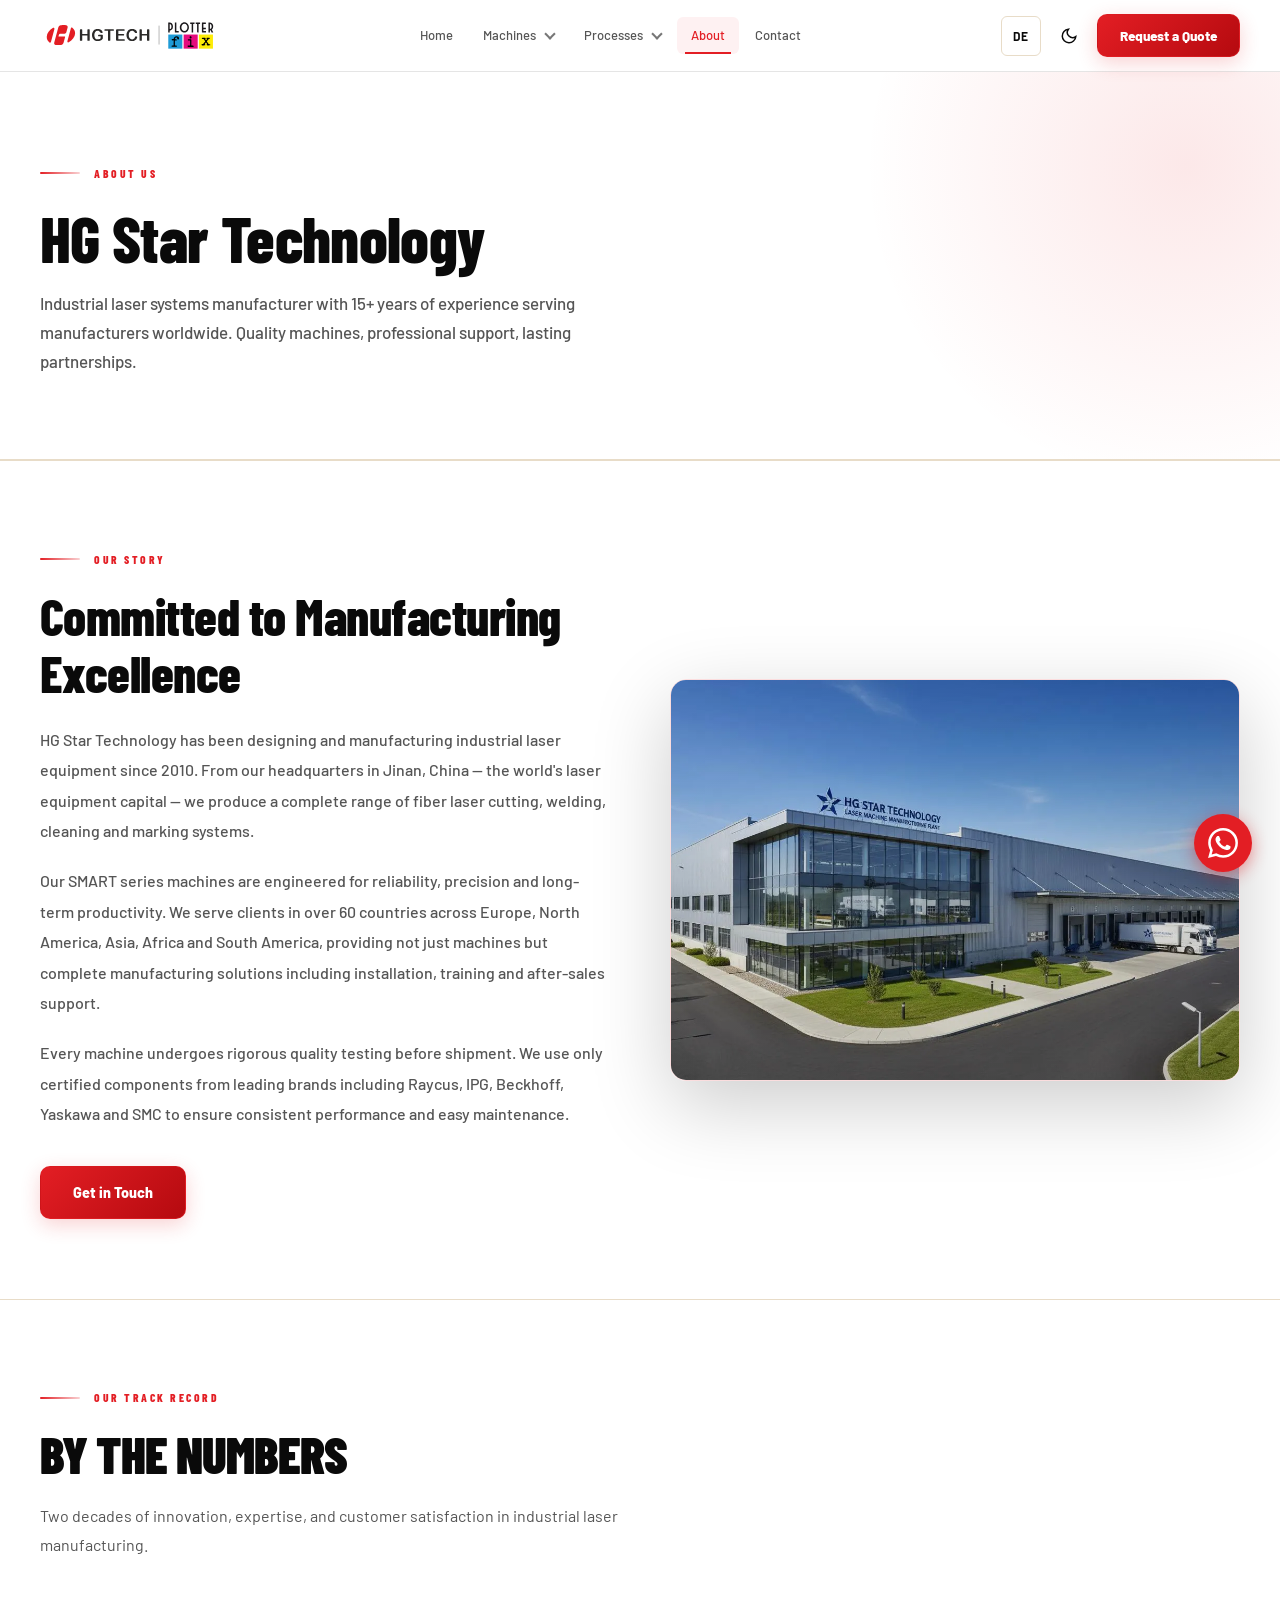
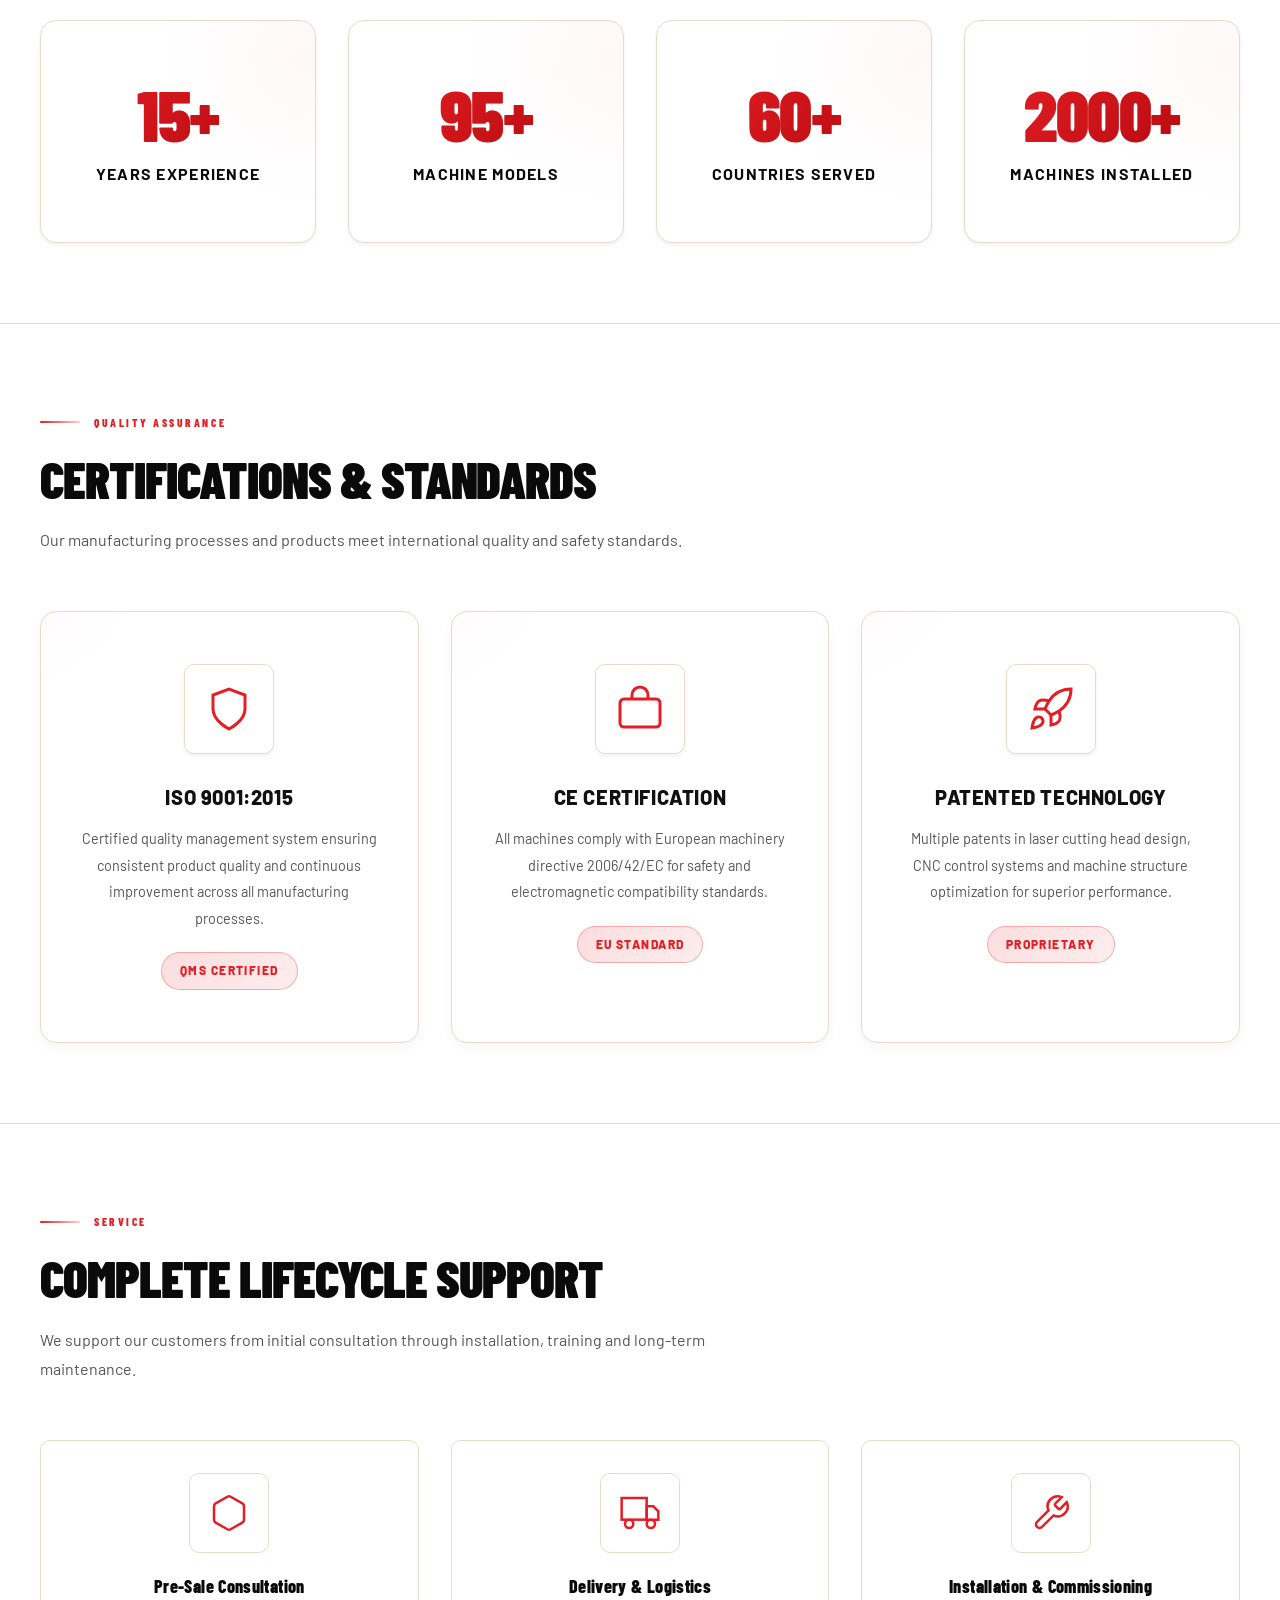
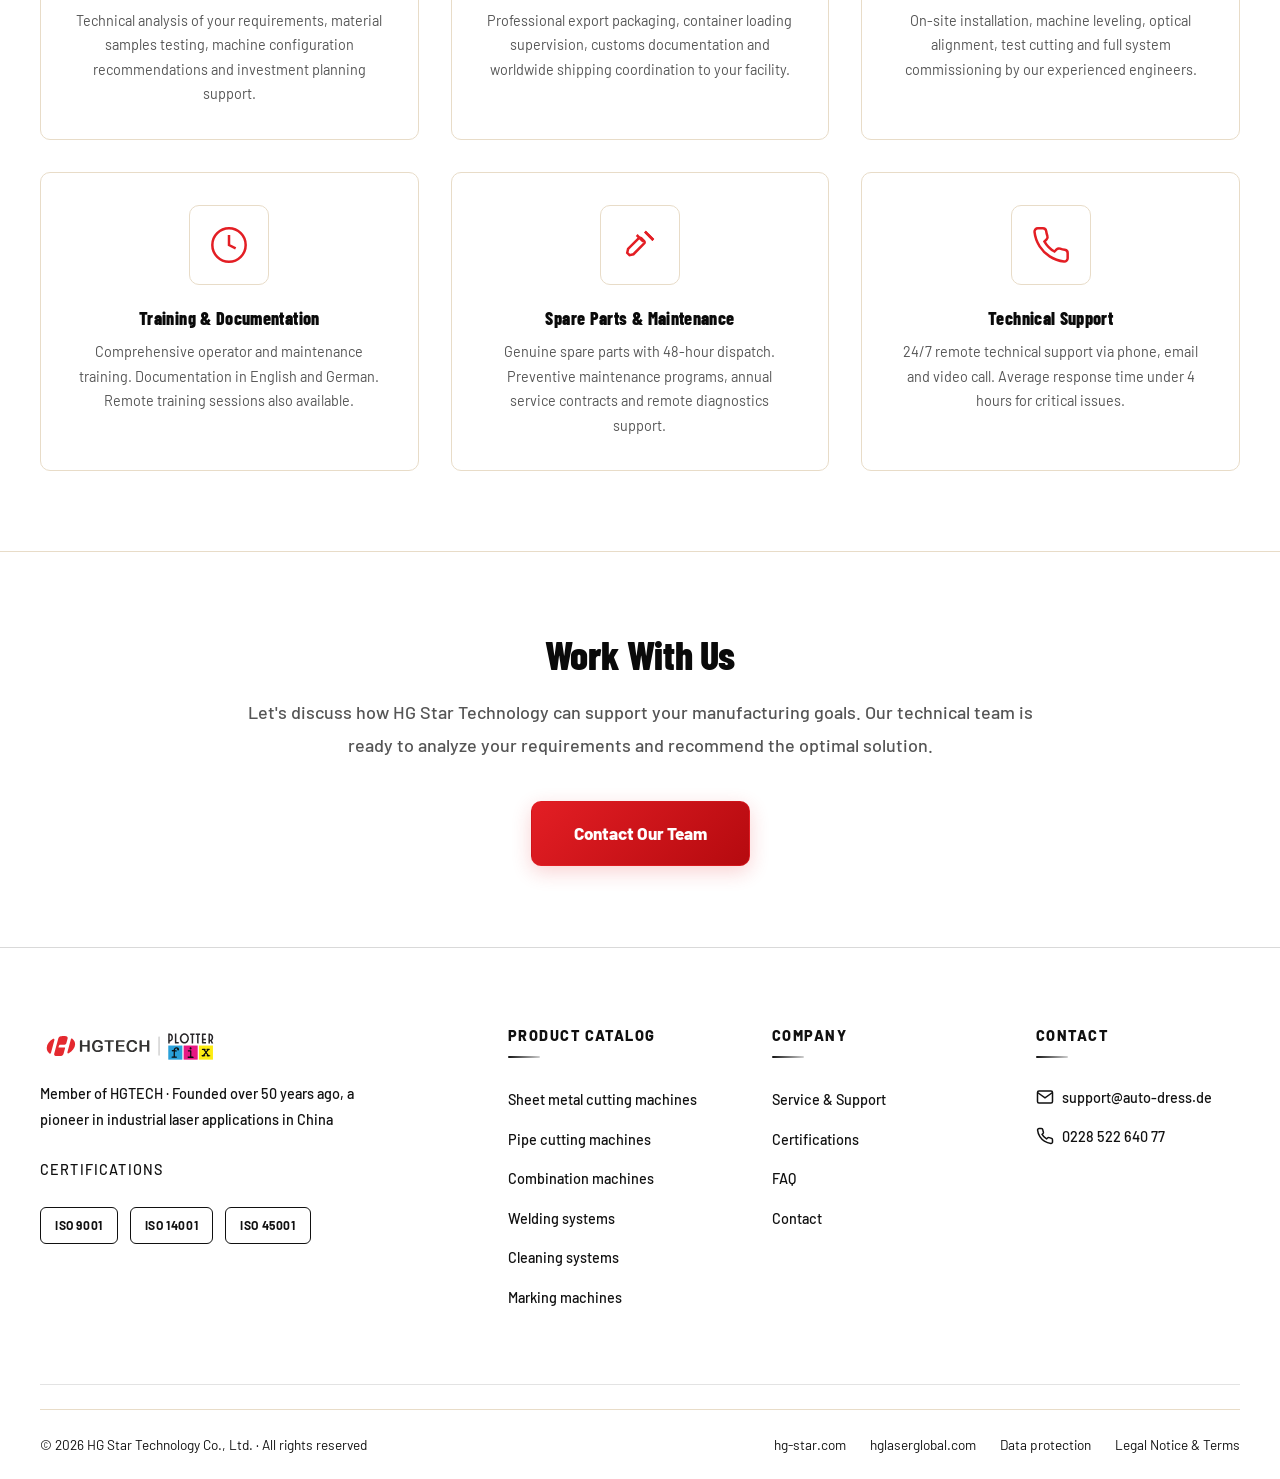
<file: about.html>
﻿<!DOCTYPE html>
<html lang="en">
<head>
<meta charset="UTF-8">
<meta name="viewport" content="width=device-width, initial-scale=1.0">
<title>About HG Star Technology | Industrial Laser Machine Manufacturer</title>
<meta name="robots" content="index,follow,max-image-preview:large">
<meta name="description" content="HG Star Technology - 15+ years of industrial laser machine manufacturing. ISO 9001 certified. Plate cutting, tube cutting, welding, cleaning and marking systems.">
<link rel="canonical" href="https://www.hgstar.com/about.html">
<meta property="og:type" content="website">
<meta property="og:url" content="https://www.hgstar.com/about.html">
<meta property="og:title" content="About HG Star Technology | Industrial Laser Machine Manufacturer">
<meta property="og:description" content="HG Star Technology — industrial laser manufacturing, ISO 9001, export and lifecycle support.">
<meta property="og:image" content="https://www.hgstar.com/img/hero/laser-cutting-hero.webp">
<meta name="twitter:card" content="summary_large_image">
<meta name="twitter:title" content="About HG Star Technology | Industrial Laser Machine Manufacturer">
<meta name="twitter:image" content="https://www.hgstar.com/img/hero/laser-cutting-hero.webp">
<meta name="twitter:description" content="HG Star Technology — industrial laser manufacturing, ISO 9001, export and lifecycle support.">
<link rel="preconnect" href="https://fonts.googleapis.com">
<link rel="preconnect" href="https://fonts.gstatic.com" crossorigin>
<link href="https://fonts.googleapis.com/css2?family=Barlow:wght@300;400;500;600;700&family=Barlow+Condensed:wght@500;600;700&display=swap" rel="stylesheet">
<link rel="stylesheet" href="css/styles.css">
</head>
<body class="about-page">
<a href="#main-content" class="skip-link">Skip to main content</a>

<header class="site-header" role="banner">
  <div class="container header-inner">
    <a href="index.html" class="header-logo" aria-label="HG Star Technology Home">
      <img id="brand-logo-img" src="img/logo/HGTECHlogo.svg" alt="HG Star Technology" class="brand-logo" width="180" height="44" fetchpriority="high" decoding="async">
    </a>
    <nav class="main-nav" role="navigation" aria-label="Main navigation">
      <a href="index.html" class="nav-link" data-i18n="nav.home">Home</a>

      <div class="nav-item has-dropdown">
        <button class="nav-link nav-trigger" type="button" aria-expanded="false" aria-haspopup="true" aria-controls="dd-machines">
          <span data-i18n="nav.machines">Machines</span>
          <span class="nav-caret" aria-hidden="true"></span>
        </button>
        <div class="nav-dropdown" id="dd-machines" role="menu" aria-label="Machines">
          <a href="plate-cutting.html" class="nav-dd-link" role="menuitem" data-i18n="nav.sheetMetalCutting">Sheet metal cutting</a>
          <a href="tube-cutting.html" class="nav-dd-link" role="menuitem" data-i18n="nav.pipeCutting">Pipe cutting</a>
          <a href="combined-machines.html" class="nav-dd-link" role="menuitem" data-i18n="nav.combination">Combination</a>
        </div>
      </div>

      <div class="nav-item has-dropdown">
        <button class="nav-link nav-trigger" type="button" aria-expanded="false" aria-haspopup="true" aria-controls="dd-processes">
          <span data-i18n="nav.processes">Processes</span>
          <span class="nav-caret" aria-hidden="true"></span>
        </button>
        <div class="nav-dropdown" id="dd-processes" role="menu" aria-label="Processes">
          <a href="laser-welding.html" class="nav-dd-link" role="menuitem" data-i18n="nav.welding">Welding</a>
          <a href="laser-cleaning.html" class="nav-dd-link" role="menuitem" data-i18n="nav.cleaning">Cleaning</a>
          <a href="laser-marking.html" class="nav-dd-link" role="menuitem" data-i18n="nav.marking">Marking</a>
        </div>
      </div>

      <a href="about.html" class="nav-link active" data-i18n="nav.about">About</a>
      <a href="contact.html" class="nav-link" data-i18n="nav.contact">Contact</a>
    </nav>
    <div class="header-actions">
      <button class="language-toggle" onclick="toggleLanguage()" aria-label="Switch to German" type="button">DE</button>
      <button class="theme-toggle" onclick="toggleTheme()" aria-label="Toggle dark mode" type="button">
        <svg class="icon-moon" width="18" height="18" viewBox="0 0 24 24" fill="none" stroke="currentColor" stroke-width="2"><path d="M21 12.79A9 9 0 1 1 11.21 3 7 7 0 0 0 21 12.79z"/></svg>
        <svg class="icon-sun" width="18" height="18" viewBox="0 0 24 24" fill="none" stroke="currentColor" stroke-width="2"><circle cx="12" cy="12" r="5"/><line x1="12" y1="1" x2="12" y2="3"/><line x1="12" y1="21" x2="12" y2="23"/><line x1="4.22" y1="4.22" x2="5.64" y2="5.64"/><line x1="18.36" y1="18.36" x2="19.78" y2="19.78"/><line x1="1" y1="12" x2="3" y2="12"/><line x1="21" y1="12" x2="23" y2="12"/><line x1="4.22" y1="19.78" x2="5.64" y2="18.36"/><line x1="18.36" y1="5.64" x2="19.78" y2="4.22"/></svg>
      </button>
      <a href="contact.html" class="btn btn-primary btn-sm" style="display:flex" data-i18n="header.requestQuote">Request Quote</a>
      <button class="hamburger" aria-expanded="false" aria-controls="mobileMenu" aria-label="Open menu" type="button" onclick="(function(btn){var m=document.getElementById('mobileMenu');if(!m)return;var open=!m.classList.contains('is-open');m.classList.toggle('is-open',open);m.setAttribute('aria-hidden',String(!open));btn.setAttribute('aria-expanded',String(open));document.body.style.overflow=open?'hidden':'';})(this)"><span></span><span></span><span></span></button>
    </div>
  </div>
</header>

<div class="mobile-menu" id="mobileMenu" role="dialog" aria-label="Mobile navigation" aria-hidden="true">
  <nav class="mnav" aria-label="Mobile menu">
    <a href="index.html" class="nav-link" data-i18n="nav.home">Home</a>

    <div class="mnav-group">
      <button class="mnav-accordion" type="button" aria-expanded="false" aria-controls="mnav-machines" onclick="(function(btn){var id=btn.getAttribute('aria-controls');var panel=id&&document.getElementById(id);if(!panel)return;var open=btn.getAttribute('aria-expanded')!=='true';btn.setAttribute('aria-expanded',String(open));panel.classList.toggle('is-open',open);})(this)">
        <span data-i18n="nav.machines">Machines</span>
        <span class="mnav-caret" aria-hidden="true"></span>
      </button>
      <div class="mnav-panel" id="mnav-machines">
        <a href="plate-cutting.html" class="mnav-link" data-i18n="nav.sheetMetalCutting">Sheet metal cutting</a>
        <a href="tube-cutting.html" class="mnav-link" data-i18n="nav.pipeCutting">Pipe cutting</a>
        <a href="combined-machines.html" class="mnav-link" data-i18n="nav.combination">Combination</a>
      </div>
    </div>

    <div class="mnav-group">
      <button class="mnav-accordion" type="button" aria-expanded="false" aria-controls="mnav-processes" onclick="(function(btn){var id=btn.getAttribute('aria-controls');var panel=id&&document.getElementById(id);if(!panel)return;var open=btn.getAttribute('aria-expanded')!=='true';btn.setAttribute('aria-expanded',String(open));panel.classList.toggle('is-open',open);})(this)">
        <span data-i18n="nav.processes">Processes</span>
        <span class="mnav-caret" aria-hidden="true"></span>
      </button>
      <div class="mnav-panel" id="mnav-processes">
        <a href="laser-welding.html" class="mnav-link" data-i18n="nav.welding">Welding</a>
        <a href="laser-cleaning.html" class="mnav-link" data-i18n="nav.cleaning">Cleaning</a>
        <a href="laser-marking.html" class="mnav-link" data-i18n="nav.marking">Marking</a>
      </div>
    </div>

    <a href="about.html" class="nav-link active" data-i18n="nav.about">About</a>
    <a href="contact.html" class="nav-link" data-i18n="nav.contact">Contact</a>
  </nav>
  <a href="contact.html" class="btn btn-primary" data-i18n="header.requestQuote">Request Quote</a>
</div>

<main id="main-content">

<!-- Page Header -->
<section class="page-header">
  <div class="container">
    <div style="text-align:left">
      <div class="section-label" data-i18n="about.page_label">About Us</div>
      <h1 data-i18n="about.page_title">HG Star Technology</h1>
      <p data-i18n="about.page_description">Industrial laser systems manufacturer with 15+ years of experience serving manufacturers worldwide. Quality machines, professional support, lasting partnerships.</p>
    </div>
  </div>
</section>

<!-- About Content -->
<section class="section">
  <div class="container">
    <div class="about-hero reveal">
      <div class="about-content">
        <div class="section-label" data-i18n="about.hero_label">Our Story</div>
        <h2 data-i18n="about.hero_title">Committed to Manufacturing Excellence</h2>
        <p data-i18n="about.hero_para1">HG Star Technology has been designing and manufacturing industrial laser equipment since 2010. From our headquarters in Jinan, China — the world's laser equipment capital — we produce a complete range of fiber laser cutting, welding, cleaning and marking systems.</p>
        <p data-i18n="about.hero_para2">Our SMART series machines are engineered for reliability, precision and long-term productivity. We serve clients in over 60 countries across Europe, North America, Asia, Africa and South America, providing not just machines but complete manufacturing solutions including installation, training and after-sales support.</p>
        <p data-i18n="about.hero_para3">Every machine undergoes rigorous quality testing before shipment. We use only certified components from leading brands including Raycus, IPG, Beckhoff, Yaskawa and SMC to ensure consistent performance and easy maintenance.</p>
        <a href="contact.html" class="btn btn-primary" style="margin-top:16px" data-i18n="about.hero_cta">Get in Touch</a>
      </div>
      <div class="about-hero-img">
        <img src="img/hero/factory.webp" alt="HG Star Technology manufacturing facility">
      </div>
    </div>
  </div>
</section>

<!-- Premium Stats Section -->
<section class="section section-alt about-stats-section" style="padding-top:80px; padding-bottom:80px">
  <div class="container">
    <div class="section-header reveal" style="margin-bottom:60px">
      <div class="section-label" data-i18n="about.stats_label">Our Track Record</div>
      <h2 class="section-title" data-i18n="about.stats_title">By the Numbers</h2>
      <p class="section-desc" data-i18n="about.stats_description">Two decades of innovation, expertise, and customer satisfaction in industrial laser manufacturing.</p>
    </div>
    <div class="stats-row">
      <div class="stat-box reveal"><div class="stat-box-value" data-i18n="about.years">15+</div><div class="stat-box-label" data-i18n="about.years_label">Years Experience</div></div>
      <div class="stat-box reveal animate-delay-1"><div class="stat-box-value" data-i18n="about.models">95+</div><div class="stat-box-label" data-i18n="about.models_label">Machine Models</div></div>
      <div class="stat-box reveal animate-delay-2"><div class="stat-box-value" data-i18n="about.countries">60+</div><div class="stat-box-label" data-i18n="about.countries_label">Countries Served</div></div>
      <div class="stat-box reveal animate-delay-3"><div class="stat-box-value" data-i18n="about.machines">2000+</div><div class="stat-box-label" data-i18n="about.machines_label">Machines Installed</div></div>
    </div>
  </div>
</section>

<!-- Certifications -->
<section class="section" id="certifications">
  <div class="container">
    <div class="section-header reveal">
      <div class="section-label" data-i18n="about.cert_label">Quality Assurance</div>
      <h2 class="section-title" data-i18n="about.cert_title">Certifications & Standards</h2>
      <p class="section-desc" data-i18n="about.cert_description">Our manufacturing processes and products meet international quality and safety standards.</p>
    </div>
    <div class="feature-grid">
      <div class="feature-card reveal">
        <div class="feature-icon"><svg viewBox="0 0 24 24" fill="none" stroke="currentColor" stroke-width="1.5"><path d="M12 22s8-4 8-10V5l-8-3-8 3v7c0 6 8 10 8 10z"/></svg></div>
        <h3 data-i18n="about.iso_title">ISO 9001:2015</h3>
        <p data-i18n="about.iso_description">Certified quality management system ensuring consistent product quality and continuous improvement across all manufacturing processes.</p>
        <span class="feature-badge" data-i18n="about.iso_badge">QMS Certified</span>
      </div>
      <div class="feature-card reveal animate-delay-1">
        <div class="feature-icon"><svg viewBox="0 0 24 24" fill="none" stroke="currentColor" stroke-width="1.5"><rect x="2" y="7" width="20" height="14" rx="2"/><path d="M16 7V5a4 4 0 0 0-8 0v2"/></svg></div>
        <h3 data-i18n="about.ce_title">CE Certification</h3>
        <p data-i18n="about.ce_description">All machines comply with European machinery directive 2006/42/EC for safety and electromagnetic compatibility standards.</p>
        <span class="feature-badge" data-i18n="about.ce_badge">EU Standard</span>
      </div>
      <div class="feature-card reveal animate-delay-2">
        <div class="feature-icon"><svg viewBox="0 0 24 24" fill="none" stroke="currentColor" stroke-width="1.5"><path d="M4.5 16.5c-1.5 1.26-2 5-2 5s3.74-.5 5-2c.71-.84.7-2.13-.09-2.91a2.18 2.18 0 0 0-2.91-.09z"/><path d="M12 15l-3-3a22 22 0 0 1 2-3.95A12.88 12.88 0 0 1 22 2c0 2.72-.78 7.5-6 11a22.35 22.35 0 0 1-4 2z"/><path d="M9 12H4s.55-3.03 2-4c1.62-1.08 5 0 5 0"/><path d="M12 15v5s3.03-.55 4-2c1.08-1.62 0-5 0-5"/></svg></div>
        <h3 data-i18n="about.patent_title">Patented Technology</h3>
        <p data-i18n="about.patent_description">Multiple patents in laser cutting head design, CNC control systems and machine structure optimization for superior performance.</p>
        <span class="feature-badge" data-i18n="about.patent_badge">Proprietary</span>
      </div>
    </div>
  </div>
</section>

<!-- Service & Support -->
<section class="section section-alt" id="service">
  <div class="container">
    <div class="section-header reveal">
      <div class="section-label" data-i18n="about.service_label">Service</div>
      <h2 class="section-title" data-i18n="about.service_title">Complete Lifecycle Support</h2>
      <p class="section-desc" data-i18n="about.service_description">We support our customers from initial consultation through installation, training and long-term maintenance.</p>
    </div>
    <div style="display: grid; grid-template-columns: repeat(auto-fit, minmax(280px, 1fr)); gap: 32px; max-width: 1200px; margin: 0 auto;">
      <!-- Pre-Sale Consultation -->
      <div class="reveal about-service-card" onmouseover="this.style.boxShadow='var(--shadow-md)'; this.style.borderColor='rgba(227,30,36,0.3)'" onmouseout="this.style.boxShadow='var(--shadow-sm)'; this.style.borderColor='var(--border-light)'">
        <div class="service-icon" style="width: 80px; height: 80px; margin: 0 auto 24px; background: linear-gradient(135deg, rgba(227,30,36,0.1) 0%, rgba(227,30,36,0.05) 100%); border-radius: var(--radius-md); display: flex; align-items: center; justify-content: center; border: 1.5px solid rgba(227,30,36,0.15);">
          <svg viewBox="0 0 24 24" fill="none" stroke="currentColor" stroke-width="1.5" style="width: 40px; height: 40px; color: var(--red);"><path d="M21 16V8a2 2 0 0 0-1-1.73l-7-4a2 2 0 0 0-2 0l-7 4A2 2 0 0 0 3 8v8a2 2 0 0 0 1 1.73l7 4a2 2 0 0 0 2 0l7-4A2 2 0 0 0 21 16z"/></svg>
        </div>
        <h4 style="font-size: 1.125rem; font-weight: 800; margin-bottom: 12px; color: var(--text-primary);" data-i18n="about.presale_title">Pre-Sale Consultation</h4>
        <p style="font-size: 0.9rem; color: var(--text-secondary); line-height: 1.7;" data-i18n="about.presale_description">Technical analysis of your requirements, material samples testing, machine configuration recommendations and investment planning support.</p>
      </div>
      
      <!-- Delivery & Logistics -->
      <div class="reveal about-service-card" onmouseover="this.style.boxShadow='var(--shadow-md)'; this.style.borderColor='rgba(227,30,36,0.3)'" onmouseout="this.style.boxShadow='var(--shadow-sm)'; this.style.borderColor='var(--border-light)'">
        <div class="service-icon" style="width: 80px; height: 80px; margin: 0 auto 24px; background: linear-gradient(135deg, rgba(227,30,36,0.1) 0%, rgba(227,30,36,0.05) 100%); border-radius: var(--radius-md); display: flex; align-items: center; justify-content: center; border: 1.5px solid rgba(227,30,36,0.15);">
          <svg viewBox="0 0 24 24" fill="none" stroke="currentColor" stroke-width="1.5" style="width: 40px; height: 40px; color: var(--red);"><rect x="1" y="3" width="15" height="13"/><polygon points="16 8 20 8 23 11 23 16 16 16 16 8"/><circle cx="5.5" cy="18.5" r="2.5"/><circle cx="18.5" cy="18.5" r="2.5"/></svg>
        </div>
        <h4 style="font-size: 1.125rem; font-weight: 800; margin-bottom: 12px; color: var(--text-primary);" data-i18n="about.delivery_title">Delivery & Logistics</h4>
        <p style="font-size: 0.9rem; color: var(--text-secondary); line-height: 1.7;" data-i18n="about.delivery_description">Professional export packaging, container loading supervision, customs documentation and worldwide shipping coordination to your facility.</p>
      </div>
      
      <!-- Installation & Commissioning -->
      <div class="reveal about-service-card" onmouseover="this.style.boxShadow='var(--shadow-md)'; this.style.borderColor='rgba(227,30,36,0.3)'" onmouseout="this.style.boxShadow='var(--shadow-sm)'; this.style.borderColor='var(--border-light)'">
        <div class="service-icon" style="width: 80px; height: 80px; margin: 0 auto 24px; background: linear-gradient(135deg, rgba(227,30,36,0.1) 0%, rgba(227,30,36,0.05) 100%); border-radius: var(--radius-md); display: flex; align-items: center; justify-content: center; border: 1.5px solid rgba(227,30,36,0.15);">
          <svg viewBox="0 0 24 24" fill="none" stroke="currentColor" stroke-width="1.5" style="width: 40px; height: 40px; color: var(--red);"><path d="M14.7 6.3a1 1 0 0 0 0 1.4l1.6 1.6a1 1 0 0 0 1.4 0l3.77-3.77a6 6 0 0 1-7.94 7.94l-6.91 6.91a2.12 2.12 0 0 1-3-3l6.91-6.91a6 6 0 0 1 7.94-7.94l-3.76 3.76z"/></svg>
        </div>
        <h4 style="font-size: 1.125rem; font-weight: 800; margin-bottom: 12px; color: var(--text-primary);" data-i18n="about.installation_title">Installation & Commissioning</h4>
        <p style="font-size: 0.9rem; color: var(--text-secondary); line-height: 1.7;" data-i18n="about.installation_description">On-site installation, machine leveling, optical alignment, test cutting and full system commissioning by our experienced engineers.</p>
      </div>
      
      <!-- Training & Documentation -->
      <div class="reveal about-service-card" onmouseover="this.style.boxShadow='var(--shadow-md)'; this.style.borderColor='rgba(227,30,36,0.3)'" onmouseout="this.style.boxShadow='var(--shadow-sm)'; this.style.borderColor='var(--border-light)'">
        <div class="service-icon" style="width: 80px; height: 80px; margin: 0 auto 24px; background: linear-gradient(135deg, rgba(227,30,36,0.1) 0%, rgba(227,30,36,0.05) 100%); border-radius: var(--radius-md); display: flex; align-items: center; justify-content: center; border: 1.5px solid rgba(227,30,36,0.15);">
          <svg viewBox="0 0 24 24" fill="none" stroke="currentColor" stroke-width="1.5" style="width: 40px; height: 40px; color: var(--red);"><circle cx="12" cy="12" r="10"/><polyline points="12 6 12 12 16 14"/></svg>
        </div>
        <h4 style="font-size: 1.125rem; font-weight: 800; margin-bottom: 12px; color: var(--text-primary);" data-i18n="about.training_title">Training & Documentation</h4>
        <p style="font-size: 0.9rem; color: var(--text-secondary); line-height: 1.7;" data-i18n="about.training_description">Comprehensive operator and maintenance training. Documentation in English and German. Remote training sessions also available.</p>
      </div>
      
      <!-- Spare Parts & Maintenance -->
      <div class="reveal about-service-card" onmouseover="this.style.boxShadow='var(--shadow-md)'; this.style.borderColor='rgba(227,30,36,0.3)'" onmouseout="this.style.boxShadow='var(--shadow-sm)'; this.style.borderColor='var(--border-light)'">
        <div class="service-icon" style="width: 80px; height: 80px; margin: 0 auto 24px; background: linear-gradient(135deg, rgba(227,30,36,0.1) 0%, rgba(227,30,36,0.05) 100%); border-radius: var(--radius-md); display: flex; align-items: center; justify-content: center; border: 1.5px solid rgba(227,30,36,0.15);">
          <svg viewBox="0 0 24 24" fill="none" stroke="currentColor" stroke-width="1.5" style="width: 40px; height: 40px; color: var(--red);"><path d="M4.33 16.69l.52-2.36 6.45-6.45a1 1 0 0 1 1.42 0l1.8 1.79a1 1 0 0 1 0 1.42l-6.45 6.45-2.36.52z"/><path d="M10 6l4 4"/><path d="M15 4l5 5"/><path d="M20 9l-5-5"/></svg>
        </div>
        <h4 style="font-size: 1.125rem; font-weight: 800; margin-bottom: 12px; color: var(--text-primary);" data-i18n="about.spareparts_title">Spare Parts & Maintenance</h4>
        <p style="font-size: 0.9rem; color: var(--text-secondary); line-height: 1.7;" data-i18n="about.spareparts_description">Genuine spare parts with 48-hour dispatch. Preventive maintenance programs, annual service contracts and remote diagnostics support.</p>
      </div>
      
      <!-- Technical Support -->
      <div class="reveal about-service-card" onmouseover="this.style.boxShadow='var(--shadow-md)'; this.style.borderColor='rgba(227,30,36,0.3)'" onmouseout="this.style.boxShadow='var(--shadow-sm)'; this.style.borderColor='var(--border-light)'">
        <div class="service-icon" style="width: 80px; height: 80px; margin: 0 auto 24px; background: linear-gradient(135deg, rgba(227,30,36,0.1) 0%, rgba(227,30,36,0.05) 100%); border-radius: var(--radius-md); display: flex; align-items: center; justify-content: center; border: 1.5px solid rgba(227,30,36,0.15);">
          <svg viewBox="0 0 24 24" fill="none" stroke="currentColor" stroke-width="1.5" style="width: 40px; height: 40px; color: var(--red);"><path d="M22 16.92v3a2 2 0 0 1-2.18 2 19.79 19.79 0 0 1-8.63-3.07 19.5 19.5 0 0 1-6-6 19.79 19.79 0 0 1-3.07-8.67A2 2 0 0 1 4.11 2h3a2 2 0 0 1 2 1.72 12.84 12.84 0 0 0 .7 2.81 2 2 0 0 1-.45 2.11L8.09 9.91a16 16 0 0 0 6 6l1.27-1.27a2 2 0 0 1 2.11-.45 12.84 12.84 0 0 0 2.81.7A2 2 0 0 1 22 16.92z"/></svg>
        </div>
        <h4 style="font-size: 1.125rem; font-weight: 800; margin-bottom: 12px; color: var(--text-primary);" data-i18n="about.techsupport_title">Technical Support</h4>
        <p style="font-size: 0.9rem; color: var(--text-secondary); line-height: 1.7;" data-i18n="about.techsupport_description">24/7 remote technical support via phone, email and video call. Average response time under 4 hours for critical issues.</p>
      </div>
    </div>
  </div>
</section>

<!-- CTA -->
<section class="section cta-section">
  <div class="container">
    <div class="cta-inner reveal">
      <h2 data-i18n="about.cta_title">Work With Us</h2>
      <p data-i18n="about.cta_description">Let's discuss how HG Star Technology can support your manufacturing goals. Our technical team is ready to analyze your requirements and recommend the optimal solution.</p>
      <a href="contact.html" class="btn btn-primary btn-lg" data-i18n="about.cta_button">Contact Our Team</a>
    </div>
  </div>
</section>

</main>

<footer class="site-footer" role="contentinfo">
  <div class="container">
    <div class="footer-grid">
      <div class="footer-brand">
        <a href="index.html" class="footer-logo-link" aria-label="HG Star Technology Home">
          <img class="footer-brand-logo-theme footer-brand-logo" src="img/logo/HGTECHlogo.svg" alt="HG Star Technology" width="180" height="44" loading="lazy" decoding="async">
        </a>
        <p class="footer-member" data-i18n="footer.tagline">Member of HGTECH · Founded over 50 years ago, a pioneer in industrial laser applications in China</p>
        <div style="margin-top: 16px; margin-bottom: 16px;">
          <p class="footer-cert-label" data-i18n="footer.certifications">Certifications</p>
          <div style="display: flex; gap: 12px; flex-wrap: wrap;">
            <div class="footer-cert-badge">ISO 9001</div>
            <div class="footer-cert-badge">ISO 14001</div>
            <div class="footer-cert-badge">ISO 45001</div>
          </div>
        </div>
      </div>
      <div>
        <h4 class="footer-title" data-i18n="footer.productCatalog">Product Catalog</h4>
        <ul class="footer-links">
          <li><a href="plate-cutting.html" data-i18n="footer.sheetMetalCutting">Sheet metal cutting machines</a></li>
          <li><a href="tube-cutting.html" data-i18n="footer.pipeCutting">Pipe cutting machines</a></li>
          <li><a href="combined-machines.html" data-i18n="footer.combinationMachines">Combination machines</a></li>
          <li><a href="laser-welding.html" data-i18n="footer.weldingSystems">Welding systems</a></li>
          <li><a href="laser-cleaning.html" data-i18n="footer.cleaningSystems">Cleaning systems</a></li>
          <li><a href="laser-marking.html" data-i18n="footer.markingMachines">Marking machines</a></li>
        </ul>
      </div>
      <div>
        <h4 class="footer-title" data-i18n="footer.company">Company</h4>
        <ul class="footer-links">
          <li><a href="about.html#service" data-i18n="footer.serviceSupport">Service & Support</a></li>
          <li><a href="about.html#certifications" data-i18n="footer.certLink">Certifications</a></li>
          <li><a href="contact.html#faq" data-i18n="footer.faq">FAQ</a></li>
          <li><a href="contact.html" data-i18n="footer.contact">Contact</a></li>
        </ul>
      </div>
      <div>
        <h4 class="footer-title" data-i18n="footer.contactTitle">Contact</h4>
        <ul class="footer-contact">
          <li style="display: flex; align-items: flex-start; gap: 8px; margin-bottom: 16px;">
            <svg viewBox="0 0 24 24" fill="none" stroke="currentColor" stroke-width="2" width="16" height="16" style="flex-shrink: 0; margin-top: 2px;"><path d="M4 4h16c1.1 0 2 .9 2 2v12c0 1.1-.9 2-2 2H4c-1.1 0-2-.9-2-2V6c0-1.1.9-2 2-2z"/><polyline points="22,6 12,13 2,6"/></svg>
            <span><a href="mailto:info@hg-star.com" style="color: rgba(255,255,255,0.6); text-decoration: none; font-weight: 500;" data-i18n="footer.email">info@hg-star.com</a></span>
          </li>
          <li style="display: flex; align-items: flex-start; gap: 8px; margin-bottom: 16px;">
            <svg viewBox="0 0 24 24" fill="none" stroke="currentColor" stroke-width="2" width="16" height="16" style="flex-shrink: 0; margin-top: 2px;"><path d="M22 16.92v3a2 2 0 0 1-2.18 2 19.79 19.79 0 0 1-8.63-3.07 19.5 19.5 0 0 1-6-6 19.79 19.79 0 0 1-3.07-8.67A2 2 0 0 1 4.11 2h3a2 2 0 0 1 2 1.72 12.84 12.84 0 0 0 .7 2.81 2 2 0 0 1-.45 2.11L8.09 9.91a16 16 0 0 0 6 6l1.27-1.27a2 2 0 0 1 2.11-.45 12.84 12.84 0 0 0 2.81.7A2 2 0 0 1 22 16.92z"/></svg>
            <span><a href="tel:+49228522640 77" style="color: rgba(255,255,255,0.6); text-decoration: none; font-weight: 500;" data-i18n="footer.phone">0228 522 640 77</a></span>
          </li>
          <li style="font-size: 0.85rem; color: rgba(255,255,255,0.5); margin-bottom: 12px;" data-i18n="footer.businessHours">Mon–Fri · 08:00–18:00 CST</li>
        </ul>
      </div>
    </div>
    <div class="footer-bottom" style="flex-direction: column; gap: 16px; align-items: flex-start; border-top: 1px solid var(--border-light); padding-top: 24px; margin-top: 24px;">
      <div style="display: flex; justify-content: space-between; align-items: center; width: 100%; flex-wrap: wrap; gap: 16px;">
        <span class="footer-copyright" data-i18n="footer.copyright">© 2026 HG Star Technology Co., Ltd. · All rights reserved</span>
        <div class="footer-bottom-links" style="display: flex; gap: 24px; align-items: center; flex-wrap: wrap;">
          <a href="https://www.hg-star.com" data-i18n="footer.website">hg-star.com</a>
          <a href="https://www.hglaserglobal.com" data-i18n="footer.globalWebsite">hglaserglobal.com</a>
          <a href="privacy.html" data-i18n="footer.dataProtection">Data protection</a>
          <a href="legal.html" data-i18n="footer.legalNotice">Legal Notice & Terms</a>
        </div>
      </div>
    </div>
  </div>
</footer>

<script src="js/theme.js"></script>
<script src="js/i18n.js"></script>
<script src="js/nav.js"></script>
<script src="js/main.js"></script>
<script>initTheme();</script>
<!-- WhatsApp Float Button -->
<a href="https://wa.me/4922852264077" class="whatsapp-float" target="_blank" rel="noopener noreferrer" aria-label="Chat on WhatsApp">
  <svg viewBox="0 0 24 24" xmlns="http://www.w3.org/2000/svg"><path d="M17.472 14.382c-.297-.149-1.758-.867-2.03-.967-.273-.099-.471-.148-.67.15-.197.297-.767.966-.94 1.164-.173.199-.347.223-.644.075-.297-.15-1.255-.463-2.39-1.475-.883-.788-1.48-1.761-1.653-2.059-.173-.297-.018-.458.13-.606.134-.133.298-.347.446-.52.149-.174.198-.298.298-.497.099-.198.05-.371-.025-.52-.075-.149-.669-1.612-.916-2.207-.242-.579-.487-.5-.669-.51-.173-.008-.371-.01-.57-.01-.198 0-.52.074-.792.372-.272.297-1.04 1.016-1.04 2.479 0 1.462 1.065 2.875 1.213 3.074.149.198 2.096 3.2 5.077 4.487.709.306 1.262.489 1.694.625.712.227 1.36.195 1.871.118.571-.085 1.758-.719 2.006-1.413.248-.694.248-1.289.173-1.413-.074-.124-.272-.198-.57-.347m-5.421 7.403h-.004a9.87 9.87 0 0 1-5.031-1.378l-.361-.214-3.741.982.998-3.648-.235-.374a9.86 9.86 0 0 1-1.51-5.26c.001-5.45 4.436-9.884 9.888-9.884 2.64 0 5.122 1.03 6.988 2.898a9.825 9.825 0 0 1 2.893 6.994c-.003 5.45-4.437 9.884-9.885 9.884m8.413-18.297A11.815 11.815 0 0 0 12.05 0C5.495 0 .16 5.335.157 11.892c0 2.096.547 4.142 1.588 5.945L.057 24l6.305-1.654a11.882 11.882 0 0 0 5.683 1.448h.005c6.554 0 11.89-5.335 11.893-11.893a11.821 11.821 0 0 0-3.48-8.413Z"/></svg>
</a>
</body>
</html>
</file>
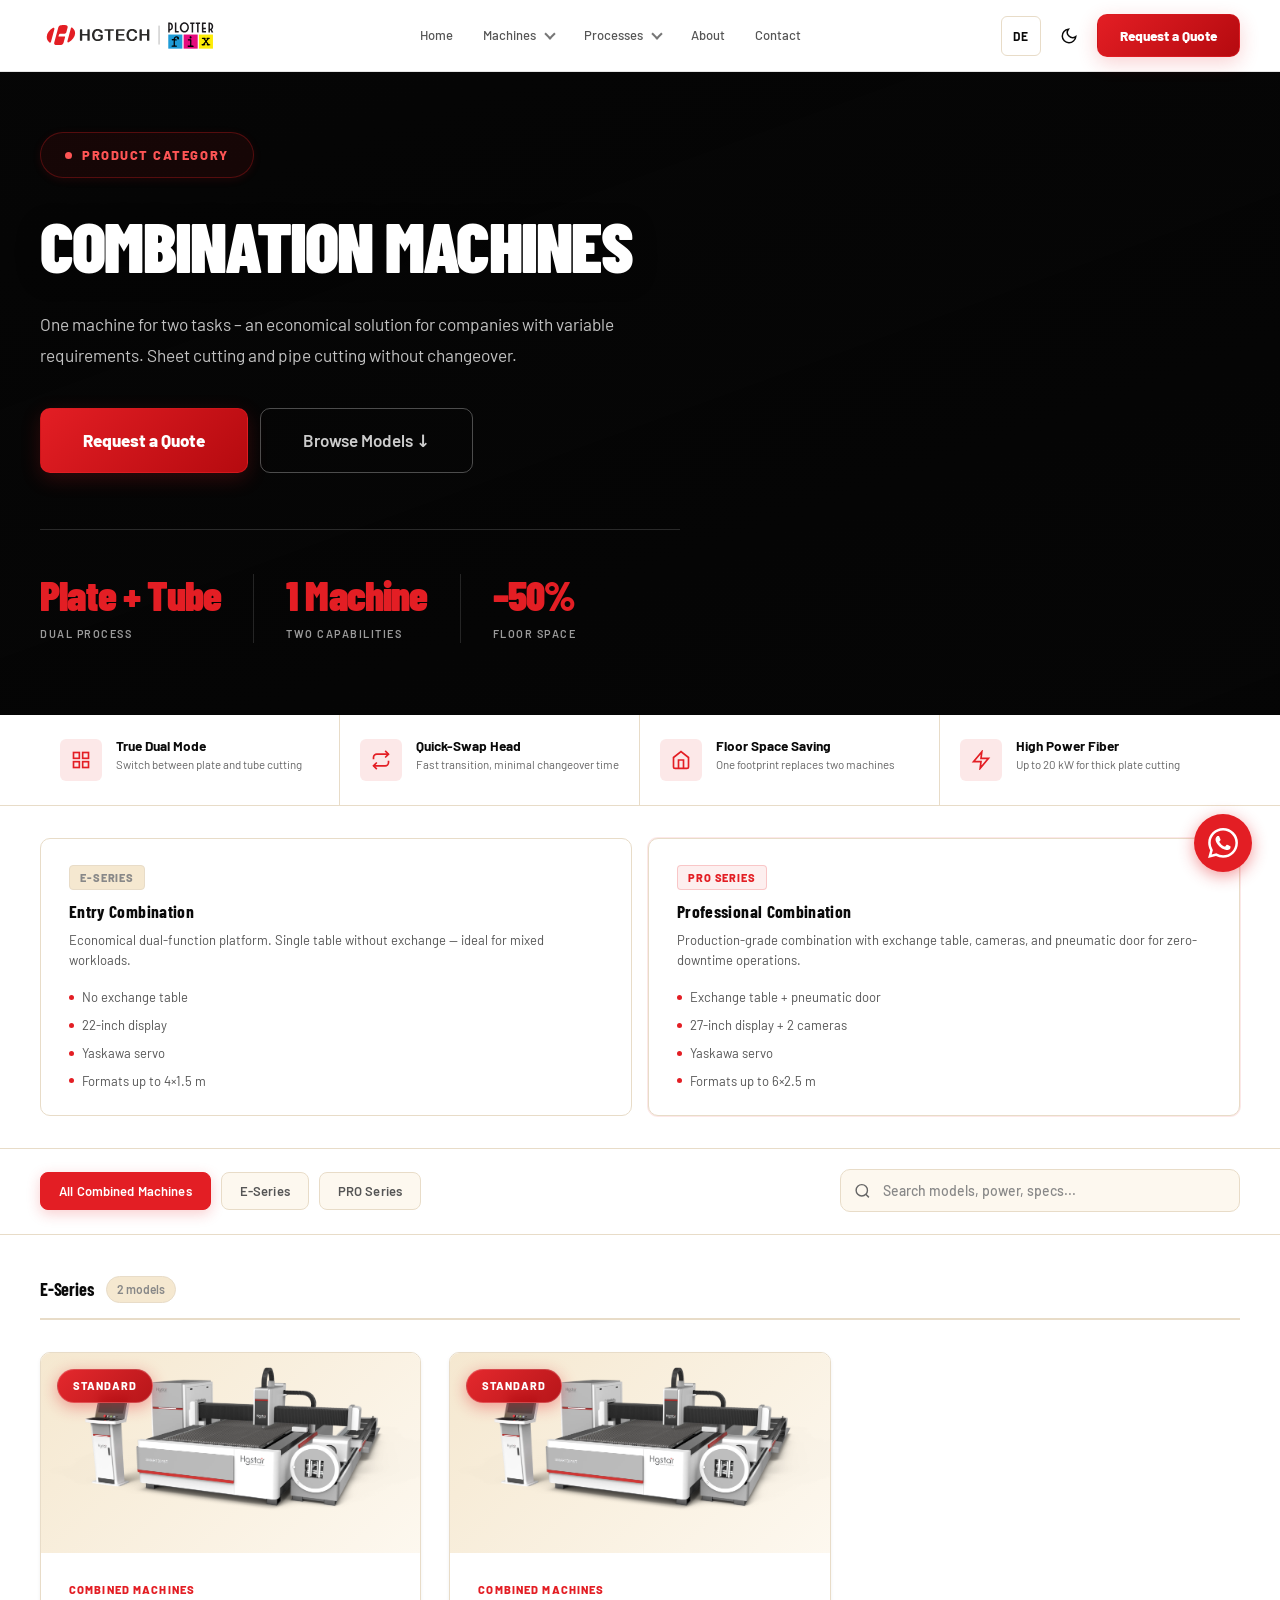
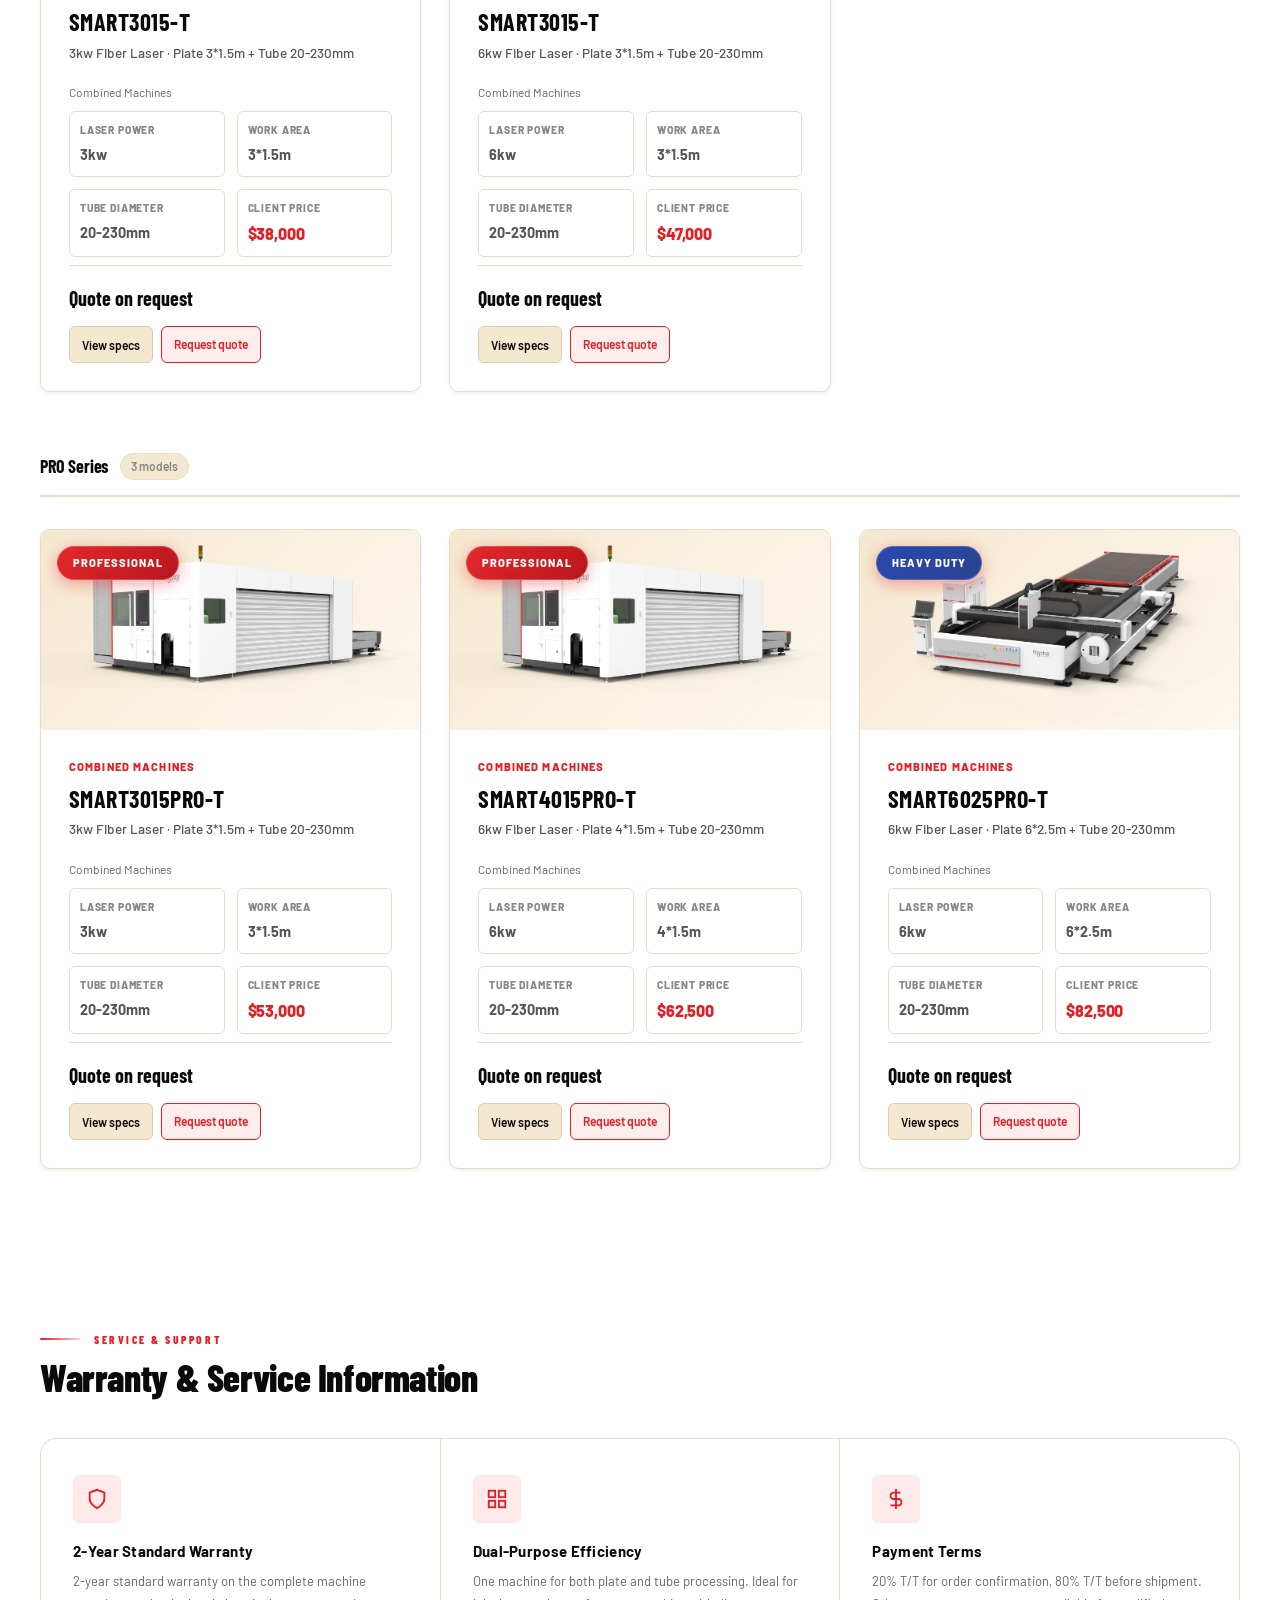
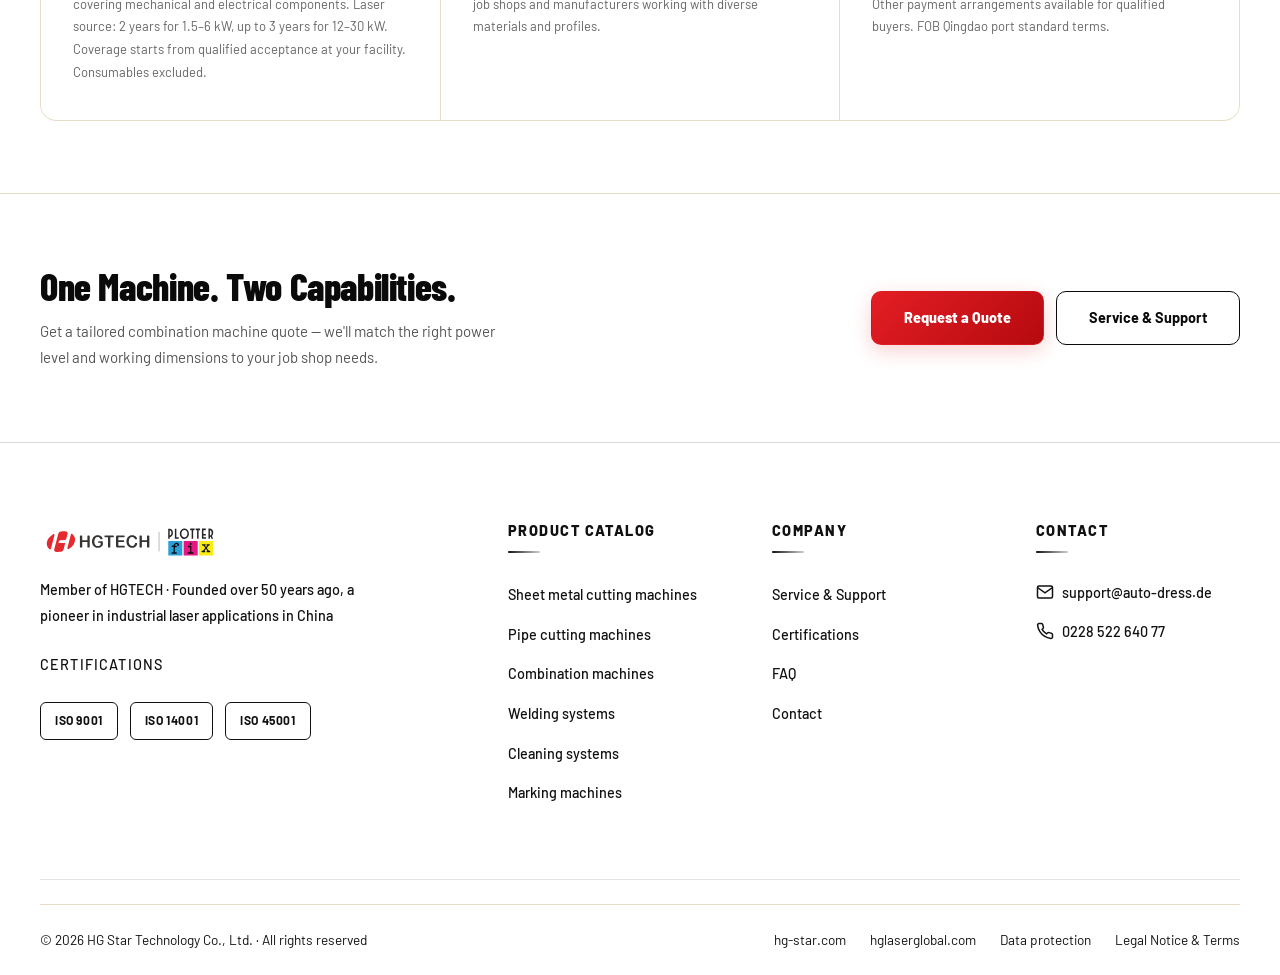
<file: combined-machines.html>
﻿<!DOCTYPE html>
<html lang="en">
<head>
<meta charset="UTF-8">
<meta name="viewport" content="width=device-width, initial-scale=1.0">
<title>Combined Plate & Tube Cutting Machines | HG Star Technology</title>
<meta name="robots" content="index,follow,max-image-preview:large">
<meta name="description" content="Versatile combined laser cutting machines for both plate and tube processing. Maximize production flexibility with dual-purpose systems.">
<link rel="canonical" href="https://www.hgstar.com/combined-machines.html">
<meta property="og:type" content="website">
<meta property="og:url" content="https://www.hgstar.com/combined-machines.html">
<meta property="og:title" content="Combination Machines Catalog | HG Star Technology">
<meta property="og:description" content="Versatile combined laser cutting machines for both plate and tube processing. Request a configuration and quote.">
<meta property="og:image" content="https://www.hgstar.com/img/hero/laser-cutting-hero.webp">
<meta name="twitter:card" content="summary_large_image">
<meta name="twitter:title" content="Combination Machines Catalog | HG Star Technology">
<meta name="twitter:image" content="https://www.hgstar.com/img/hero/laser-cutting-hero.webp">
<meta name="twitter:description" content="Versatile combined laser cutting machines for both plate and tube processing. Request a configuration and quote.">
<link rel="preconnect" href="https://fonts.googleapis.com">
<link rel="preconnect" href="https://fonts.gstatic.com" crossorigin>
<link href="https://fonts.googleapis.com/css2?family=Barlow:wght@300;400;500;600;700&family=Barlow+Condensed:wght@500;600;700&display=swap" rel="stylesheet">
<link rel="stylesheet" href="css/styles.css">
</head>
<body data-category="combo">
<a href="#main-content" class="skip-link">Skip to main content</a>

<header class="site-header" role="banner">
  <div class="container header-inner">
    <a href="index.html" class="header-logo" aria-label="HG Star Technology Home">
      <img id="brand-logo-img" src="img/logo/HGTECHlogo.svg" alt="HG Star Technology" class="brand-logo" width="180" height="44" fetchpriority="high" decoding="async">
    </a>
    <nav class="main-nav" role="navigation" aria-label="Main navigation">
      <a href="index.html" class="nav-link" data-i18n="nav.home">Home</a>

      <div class="nav-item has-dropdown">
        <button class="nav-link nav-trigger" type="button" aria-expanded="false" aria-haspopup="true" aria-controls="dd-machines">
          <span data-i18n="nav.machines">Machines</span>
          <span class="nav-caret" aria-hidden="true"></span>
        </button>
        <div class="nav-dropdown" id="dd-machines" role="menu" aria-label="Machines">
          <a href="plate-cutting.html" class="nav-dd-link" role="menuitem" data-i18n="nav.sheetMetalCutting">Sheet metal cutting</a>
          <a href="tube-cutting.html" class="nav-dd-link" role="menuitem" data-i18n="nav.pipeCutting">Pipe cutting</a>
          <a href="combined-machines.html" class="nav-dd-link" role="menuitem" data-i18n="nav.combination">Combination</a>
        </div>
      </div>

      <div class="nav-item has-dropdown">
        <button class="nav-link nav-trigger" type="button" aria-expanded="false" aria-haspopup="true" aria-controls="dd-processes">
          <span data-i18n="nav.processes">Processes</span>
          <span class="nav-caret" aria-hidden="true"></span>
        </button>
        <div class="nav-dropdown" id="dd-processes" role="menu" aria-label="Processes">
          <a href="laser-welding.html" class="nav-dd-link" role="menuitem" data-i18n="nav.welding">Welding</a>
          <a href="laser-cleaning.html" class="nav-dd-link" role="menuitem" data-i18n="nav.cleaning">Cleaning</a>
          <a href="laser-marking.html" class="nav-dd-link" role="menuitem" data-i18n="nav.marking">Marking</a>
        </div>
      </div>

      <a href="about.html" class="nav-link" data-i18n="nav.about">About</a>
      <a href="contact.html" class="nav-link" data-i18n="nav.contact">Contact</a>
    </nav>
    <div class="header-actions">
      <button class="language-toggle" onclick="toggleLanguage()" aria-label="Switch to German" type="button">DE</button>
      <button class="theme-toggle" onclick="toggleTheme()" aria-label="Toggle dark mode" type="button">
        <svg class="icon-moon" width="18" height="18" viewBox="0 0 24 24" fill="none" stroke="currentColor" stroke-width="2"><path d="M21 12.79A9 9 0 1 1 11.21 3 7 7 0 0 0 21 12.79z"/></svg>
        <svg class="icon-sun" width="18" height="18" viewBox="0 0 24 24" fill="none" stroke="currentColor" stroke-width="2"><circle cx="12" cy="12" r="5"/><line x1="12" y1="1" x2="12" y2="3"/><line x1="12" y1="21" x2="12" y2="23"/><line x1="4.22" y1="4.22" x2="5.64" y2="5.64"/><line x1="18.36" y1="18.36" x2="19.78" y2="19.78"/><line x1="1" y1="12" x2="3" y2="12"/><line x1="21" y1="12" x2="23" y2="12"/><line x1="4.22" y1="19.78" x2="5.64" y2="18.36"/><line x1="18.36" y1="5.64" x2="19.78" y2="4.22"/></svg>
      </button>
      <a href="contact.html" class="btn btn-primary btn-sm" style="display:flex" data-i18n="header.requestQuote">Request Quote</a>
      <button class="hamburger" aria-expanded="false" aria-controls="mobileMenu" aria-label="Open menu" type="button" onclick="(function(btn){var m=document.getElementById('mobileMenu');if(!m)return;var open=!m.classList.contains('is-open');m.classList.toggle('is-open',open);m.setAttribute('aria-hidden',String(!open));btn.setAttribute('aria-expanded',String(open));document.body.style.overflow=open?'hidden':'';})(this)">
        <span></span><span></span><span></span>
      </button>
    </div>
  </div>
</header>

<div class="mobile-menu" id="mobileMenu" role="dialog" aria-label="Mobile navigation" aria-hidden="true">
  <nav class="mnav" aria-label="Mobile menu">
    <a href="index.html" class="nav-link" data-i18n="nav.home">Home</a>

    <div class="mnav-group">
      <button class="mnav-accordion" type="button" aria-expanded="false" aria-controls="mnav-machines" onclick="(function(btn){var id=btn.getAttribute('aria-controls');var panel=id&&document.getElementById(id);if(!panel)return;var open=btn.getAttribute('aria-expanded')!=='true';btn.setAttribute('aria-expanded',String(open));panel.classList.toggle('is-open',open);})(this)">
        <span data-i18n="nav.machines">Machines</span>
        <span class="mnav-caret" aria-hidden="true"></span>
      </button>
      <div class="mnav-panel" id="mnav-machines">
        <a href="plate-cutting.html" class="mnav-link" data-i18n="nav.sheetMetalCutting">Sheet metal cutting</a>
        <a href="tube-cutting.html" class="mnav-link" data-i18n="nav.pipeCutting">Pipe cutting</a>
        <a href="combined-machines.html" class="mnav-link" data-i18n="nav.combination">Combination</a>
      </div>
    </div>

    <div class="mnav-group">
      <button class="mnav-accordion" type="button" aria-expanded="false" aria-controls="mnav-processes" onclick="(function(btn){var id=btn.getAttribute('aria-controls');var panel=id&&document.getElementById(id);if(!panel)return;var open=btn.getAttribute('aria-expanded')!=='true';btn.setAttribute('aria-expanded',String(open));panel.classList.toggle('is-open',open);})(this)">
        <span data-i18n="nav.processes">Processes</span>
        <span class="mnav-caret" aria-hidden="true"></span>
      </button>
      <div class="mnav-panel" id="mnav-processes">
        <a href="laser-welding.html" class="mnav-link" data-i18n="nav.welding">Welding</a>
        <a href="laser-cleaning.html" class="mnav-link" data-i18n="nav.cleaning">Cleaning</a>
        <a href="laser-marking.html" class="mnav-link" data-i18n="nav.marking">Marking</a>
      </div>
    </div>

    <a href="about.html" class="nav-link" data-i18n="nav.about">About</a>
    <a href="contact.html" class="nav-link" data-i18n="nav.contact">Contact</a>
  </nav>
  <a href="contact.html" class="btn btn-primary" data-i18n="header.requestQuote">Request Quote</a>
</div>

<main id="main-content">

<section class="hero page-hero" aria-label="Combined Plate & Tube Machines">
  <video class="hero-bg-video" autoplay muted loop playsinline aria-hidden="true">
    <source src="videos/Industrial_fiber_laser.mp4" type="video/mp4">
  </video>
  <div class="hero-overlay" aria-hidden="true"></div>
  <div class="container hero-content">
    <div class="hero-grid hero-grid--left">
      <div class="animate-fade-up">
        <div class="hero-label" data-i18n="products.category">Product Category</div>
        <h1 data-i18n="products.combined.title">Combined Plate &amp; Tube Machines</h1>
        <p class="hero-desc" data-i18n="products.combined.description">Dual-purpose laser cutting systems that handle both sheet metal plates and tubes in a single machine. Maximize floor space and production flexibility.</p>
        <div class="hero-actions hero-actions-row">
          <a href="contact.html" class="btn btn-primary btn-lg" data-i18n="header.requestQuote">Request Quote</a>
          <a href="#productsContainer" class="btn btn-ghost btn-lg">Browse Models ↓</a>
        </div>
        <div class="hero-stats-row">
          <div class="hero-stat">
            <div class="hero-stat-value">Plate + Tube</div>
            <div class="hero-stat-label">Dual Process</div>
          </div>
          <div class="hero-stat">
            <div class="hero-stat-value">1 Machine</div>
            <div class="hero-stat-label">Two Capabilities</div>
          </div>
          <div class="hero-stat">
            <div class="hero-stat-value">–50%</div>
            <div class="hero-stat-label">Floor Space</div>
          </div>
        </div>
      </div>
    </div>
  </div>
</section>

<!-- Key Features Strip -->
<div class="page-features">
  <div class="container">
    <div class="page-features-grid">
      <div class="page-feature-item">
        <div class="page-feature-icon">
          <svg width="20" height="20" viewBox="0 0 24 24" fill="none" stroke="currentColor" stroke-width="2"><rect x="3" y="3" width="7" height="7"/><rect x="14" y="3" width="7" height="7"/><rect x="14" y="14" width="7" height="7"/><rect x="3" y="14" width="7" height="7"/></svg>
        </div>
        <div class="page-feature-text">
          <h4>True Dual Mode</h4>
          <p>Switch between plate and tube cutting</p>
        </div>
      </div>
      <div class="page-feature-item">
        <div class="page-feature-icon">
          <svg width="20" height="20" viewBox="0 0 24 24" fill="none" stroke="currentColor" stroke-width="2"><polyline points="17 1 21 5 17 9"/><path d="M3 11V9a4 4 0 0 1 4-4h14"/><polyline points="7 23 3 19 7 15"/><path d="M21 13v2a4 4 0 0 1-4 4H3"/></svg>
        </div>
        <div class="page-feature-text">
          <h4>Quick-Swap Head</h4>
          <p>Fast transition, minimal changeover time</p>
        </div>
      </div>
      <div class="page-feature-item">
        <div class="page-feature-icon">
          <svg width="20" height="20" viewBox="0 0 24 24" fill="none" stroke="currentColor" stroke-width="2"><path d="M3 9l9-7 9 7v11a2 2 0 0 1-2 2H5a2 2 0 0 1-2-2z"/><polyline points="9 22 9 12 15 12 15 22"/></svg>
        </div>
        <div class="page-feature-text">
          <h4>Floor Space Saving</h4>
          <p>One footprint replaces two machines</p>
        </div>
      </div>
      <div class="page-feature-item">
        <div class="page-feature-icon">
          <svg width="20" height="20" viewBox="0 0 24 24" fill="none" stroke="currentColor" stroke-width="2"><polygon points="13 2 3 14 12 14 11 22 21 10 12 10 13 2"/></svg>
        </div>
        <div class="page-feature-text">
          <h4>High Power Fiber</h4>
          <p>Up to 20 kW for thick plate cutting</p>
        </div>
      </div>
    </div>
  </div>
</div>

<!-- Series Overview -->
<div class="series-overview">
  <div class="container">
    <div class="series-overview-grid">
      <div class="series-overview-card">
        <span class="series-overview-tag">E-Series</span>
        <h3 class="series-overview-title">Entry Combination</h3>
        <p class="series-overview-desc">Economical dual-function platform. Single table without exchange — ideal for mixed workloads.</p>
        <ul class="series-overview-list">
          <li>No exchange table</li>
          <li>22-inch display</li>
          <li>Yaskawa servo</li>
          <li>Formats up to 4×1.5 m</li>
        </ul>
      </div>
      <div class="series-overview-card series-overview-card--pro">
        <span class="series-overview-tag series-overview-tag--pro">PRO Series</span>
        <h3 class="series-overview-title">Professional Combination</h3>
        <p class="series-overview-desc">Production-grade combination with exchange table, cameras, and pneumatic door for zero-downtime operations.</p>
        <ul class="series-overview-list">
          <li>Exchange table + pneumatic door</li>
          <li>27-inch display + 2 cameras</li>
          <li>Yaskawa servo</li>
          <li>Formats up to 6×2.5 m</li>
        </ul>
      </div>
    </div>
  </div>
</div>

<div class="filter-bar">
  <div class="container filter-inner">
    <div class="filter-chips">
      <button class="filter-chip active" data-series="all" type="button" data-i18n="filters.allCombined">All Models</button>
      <button class="filter-chip" data-series="E-Series" type="button">E-Series</button>
      <button class="filter-chip" data-series="PRO Series" type="button">PRO Series</button>
    </div>
    <div class="filter-search">
      <svg viewBox="0 0 24 24" fill="none" stroke="currentColor" stroke-width="2"><circle cx="11" cy="11" r="8"/><line x1="21" y1="21" x2="16.65" y2="16.65"/></svg>
      <label for="productSearch" class="sr-only" data-i18n="filters.searchLabel">Search machine models</label>
      <input type="text" id="productSearch" placeholder="Search models, power, specs..." data-i18n="filters.search">
    </div>
  </div>
</div>

<section class="section" style="padding-top:40px" aria-label="Combined Machines machines">
  <div class="container">
    <div class="product-grid" id="productsContainer"></div>
  </div>
</section>

<!-- Service & Warranty -->
<section class="info-grid-section">
  <div class="container">
    <div class="info-grid-header">
      <div class="section-label" data-i18n="warranty_sections.label">Service &amp; Support</div>
      <h2 class="info-grid-header-title" data-i18n="warranty_sections.title">Warranty &amp; Delivery</h2>
    </div>
    <div class="info-grid">
      <div class="info-grid-item">
        <div class="info-grid-icon">
          <svg width="22" height="22" viewBox="0 0 24 24" fill="none" stroke="currentColor" stroke-width="2"><path d="M12 22s8-4 8-10V5l-8-3-8 3v7c0 6 8 10 8 10z"/></svg>
        </div>
        <h4 data-i18n="warranty_sections.standard_warranty">2-Year Standard Warranty</h4>
        <p data-i18n="warranty_sections.standard_desc">Complete machine warranty covering all mechanical and electrical components. Laser source: 2 years for 1.5KW–6KW, 3 years for 12KW–30KW. Warranty starts from date of qualified acceptance at your facility.</p>
      </div>
      <div class="info-grid-item">
        <div class="info-grid-icon">
          <svg width="22" height="22" viewBox="0 0 24 24" fill="none" stroke="currentColor" stroke-width="2"><rect x="3" y="3" width="7" height="7"/><rect x="14" y="3" width="7" height="7"/><rect x="14" y="14" width="7" height="7"/><rect x="3" y="14" width="7" height="7"/></svg>
        </div>
        <h4 data-i18n="warranty_sections.dual_purpose">Dual-Purpose Efficiency</h4>
        <p data-i18n="warranty_sections.dual_desc">One machine for both plate and tube processing. Ideal for job shops and manufacturers working with diverse materials and profiles.</p>
      </div>
      <div class="info-grid-item">
        <div class="info-grid-icon">
          <svg width="22" height="22" viewBox="0 0 24 24" fill="none" stroke="currentColor" stroke-width="2"><line x1="12" y1="1" x2="12" y2="23"/><path d="M17 5H9.5a3.5 3.5 0 0 0 0 7h5a3.5 3.5 0 0 1 0 7H6"/></svg>
        </div>
        <h4 data-i18n="warranty_sections.payment_terms">Payment Terms</h4>
        <p data-i18n="warranty_sections.payment_desc">20% T/T for order confirmation, 80% T/T before shipment. Other payment arrangements available for qualified buyers. FOB Qingdao port standard terms.</p>
      </div>
    </div>
  </div>
</section>

<!-- Page CTA -->
<section class="page-cta-section">
  <div class="container">
    <div class="page-cta-inner">
      <div>
        <h2 class="page-cta-title">One Machine. Two Capabilities.</h2>
        <p class="page-cta-desc">Get a tailored combination machine quote — we'll match the right power level and working dimensions to your job shop needs.</p>
      </div>
      <div class="page-cta-actions">
        <a href="contact.html" class="btn btn-primary">Request a Quote</a>
        <a href="about.html#service" class="btn btn-ghost">Service &amp; Support</a>
      </div>
    </div>
  </div>
</section>

</main>

<footer class="site-footer" role="contentinfo">
  <div class="container">
    <div class="footer-grid">
      <div class="footer-brand">
        <a href="index.html" class="footer-logo-link" aria-label="HG Star Technology Home">
          <img class="footer-brand-logo-theme footer-brand-logo" src="img/logo/HGTECHlogo.svg" alt="HG Star Technology" width="180" height="44" loading="lazy" decoding="async">
        </a>
        <p class="footer-member" data-i18n="footer.tagline">Member of HGTECH · Founded over 50 years ago, a pioneer in industrial laser applications in China</p>
        <div style="margin-top: 16px; margin-bottom: 16px;">
          <p class="footer-cert-label" data-i18n="footer.certifications">Certifications</p>
          <div style="display: flex; gap: 12px; flex-wrap: wrap;">
            <div class="footer-cert-badge">ISO 9001</div>
            <div class="footer-cert-badge">ISO 14001</div>
            <div class="footer-cert-badge">ISO 45001</div>
          </div>
        </div>
      </div>
      <div>
        <h4 class="footer-title" data-i18n="footer.productCatalog">Product Catalog</h4>
        <ul class="footer-links">
          <li><a href="plate-cutting.html" data-i18n="footer.sheetMetalCutting">Sheet metal cutting machines</a></li>
          <li><a href="tube-cutting.html" data-i18n="footer.pipeCutting">Pipe cutting machines</a></li>
          <li><a href="combined-machines.html" data-i18n="footer.combinationMachines">Combination machines</a></li>
          <li><a href="laser-welding.html" data-i18n="footer.weldingSystems">Welding systems</a></li>
          <li><a href="laser-cleaning.html" data-i18n="footer.cleaningSystems">Cleaning systems</a></li>
          <li><a href="laser-marking.html" data-i18n="footer.markingMachines">Marking machines</a></li>
        </ul>
      </div>
      <div>
        <h4 class="footer-title" data-i18n="footer.company">Company</h4>
        <ul class="footer-links">
          <li><a href="about.html#service" data-i18n="footer.serviceSupport">Service & Support</a></li>
          <li><a href="about.html#certifications" data-i18n="footer.certLink">Certifications</a></li>
          <li><a href="contact.html#faq" data-i18n="footer.faq">FAQ</a></li>
          <li><a href="contact.html" data-i18n="footer.contact">Contact</a></li>
        </ul>
      </div>
      <div>
        <h4 class="footer-title" data-i18n="footer.contactTitle">Contact</h4>
        <ul class="footer-contact">
          <li style="display: flex; align-items: flex-start; gap: 8px; margin-bottom: 16px;">
            <svg viewBox="0 0 24 24" fill="none" stroke="currentColor" stroke-width="2" width="16" height="16" style="flex-shrink: 0; margin-top: 2px;"><path d="M4 4h16c1.1 0 2 .9 2 2v12c0 1.1-.9 2-2 2H4c-1.1 0-2-.9-2-2V6c0-1.1.9-2 2-2z"/><polyline points="22,6 12,13 2,6"/></svg>
            <span><a href="mailto:info@hg-star.com" style="color: rgba(255,255,255,0.6); text-decoration: none; font-weight: 500;" data-i18n="footer.email">info@hg-star.com</a></span>
          </li>
          <li style="display: flex; align-items: flex-start; gap: 8px; margin-bottom: 16px;">
            <svg viewBox="0 0 24 24" fill="none" stroke="currentColor" stroke-width="2" width="16" height="16" style="flex-shrink: 0; margin-top: 2px;"><path d="M22 16.92v3a2 2 0 0 1-2.18 2 19.79 19.79 0 0 1-8.63-3.07 19.5 19.5 0 0 1-6-6 19.79 19.79 0 0 1-3.07-8.67A2 2 0 0 1 4.11 2h3a2 2 0 0 1 2 1.72 12.84 12.84 0 0 0 .7 2.81 2 2 0 0 1-.45 2.11L8.09 9.91a16 16 0 0 0 6 6l1.27-1.27a2 2 0 0 1 2.11-.45 12.84 12.84 0 0 0 2.81.7A2 2 0 0 1 22 16.92z"/></svg>
            <span><a href="tel:+49228522640 77" style="color: rgba(255,255,255,0.6); text-decoration: none; font-weight: 500;" data-i18n="footer.phone">0228 522 640 77</a></span>
          </li>
          <li style="font-size: 0.85rem; color: rgba(255,255,255,0.5); margin-bottom: 12px;" data-i18n="footer.businessHours">Mon–Fri · 08:00–18:00 CST</li>
        </ul>
      </div>
    </div>
    <div class="footer-bottom" style="flex-direction: column; gap: 16px; align-items: flex-start; border-top: 1px solid var(--border-light); padding-top: 24px; margin-top: 24px;">
      <div style="display: flex; justify-content: space-between; align-items: center; width: 100%; flex-wrap: wrap; gap: 16px;">
        <span class="footer-copyright" data-i18n="footer.copyright">© 2026 HG Star Technology Co., Ltd. · All rights reserved</span>
        <div class="footer-bottom-links" style="display: flex; gap: 24px; align-items: center; flex-wrap: wrap;">
          <a href="https://www.hg-star.com" data-i18n="footer.website">hg-star.com</a>
          <a href="https://www.hglaserglobal.com" data-i18n="footer.globalWebsite">hglaserglobal.com</a>
          <a href="privacy.html" data-i18n="footer.dataProtection">Data protection</a>
          <a href="legal.html" data-i18n="footer.legalNotice">Legal Notice & Terms</a>
        </div>
      </div>
    </div>
  </div>
</footer>

<div class="modal-overlay" id="productModal" role="dialog" aria-modal="true" aria-labelledby="modalTitle">
  <div class="modal">
    <div class="modal-header">
      <h3 class="modal-title" id="modalTitle">Product Details</h3>
      <button class="modal-close" onclick="closeModal()" aria-label="Close modal" type="button">
        <svg width="20" height="20" viewBox="0 0 24 24" fill="none" stroke="currentColor" stroke-width="2"><line x1="18" y1="6" x2="6" y2="18"/><line x1="6" y1="6" x2="18" y2="18"/></svg>
      </button>
    </div>
    <div class="modal-body" id="modalBody"></div>
  </div>
</div>

<script src="js/theme.js"></script>
<script src="js/i18n.js"></script>
<script src="js/nav.js"></script>
<script src="js/main.js"></script>
<script>initTheme();</script>
<!-- WhatsApp Float Button -->
<a href="https://wa.me/4922852264077" class="whatsapp-float" target="_blank" rel="noopener noreferrer" aria-label="Chat on WhatsApp">
  <svg viewBox="0 0 24 24" xmlns="http://www.w3.org/2000/svg"><path d="M17.472 14.382c-.297-.149-1.758-.867-2.03-.967-.273-.099-.471-.148-.67.15-.197.297-.767.966-.94 1.164-.173.199-.347.223-.644.075-.297-.15-1.255-.463-2.39-1.475-.883-.788-1.48-1.761-1.653-2.059-.173-.297-.018-.458.13-.606.134-.133.298-.347.446-.52.149-.174.198-.298.298-.497.099-.198.05-.371-.025-.52-.075-.149-.669-1.612-.916-2.207-.242-.579-.487-.5-.669-.51-.173-.008-.371-.01-.57-.01-.198 0-.52.074-.792.372-.272.297-1.04 1.016-1.04 2.479 0 1.462 1.065 2.875 1.213 3.074.149.198 2.096 3.2 5.077 4.487.709.306 1.262.489 1.694.625.712.227 1.36.195 1.871.118.571-.085 1.758-.719 2.006-1.413.248-.694.248-1.289.173-1.413-.074-.124-.272-.198-.57-.347m-5.421 7.403h-.004a9.87 9.87 0 0 1-5.031-1.378l-.361-.214-3.741.982.998-3.648-.235-.374a9.86 9.86 0 0 1-1.51-5.26c.001-5.45 4.436-9.884 9.888-9.884 2.64 0 5.122 1.03 6.988 2.898a9.825 9.825 0 0 1 2.893 6.994c-.003 5.45-4.437 9.884-9.885 9.884m8.413-18.297A11.815 11.815 0 0 0 12.05 0C5.495 0 .16 5.335.157 11.892c0 2.096.547 4.142 1.588 5.945L.057 24l6.305-1.654a11.882 11.882 0 0 0 5.683 1.448h.005c6.554 0 11.89-5.335 11.893-11.893a11.821 11.821 0 0 0-3.48-8.413Z"/></svg>
</a>
</body>
</html>
</file>
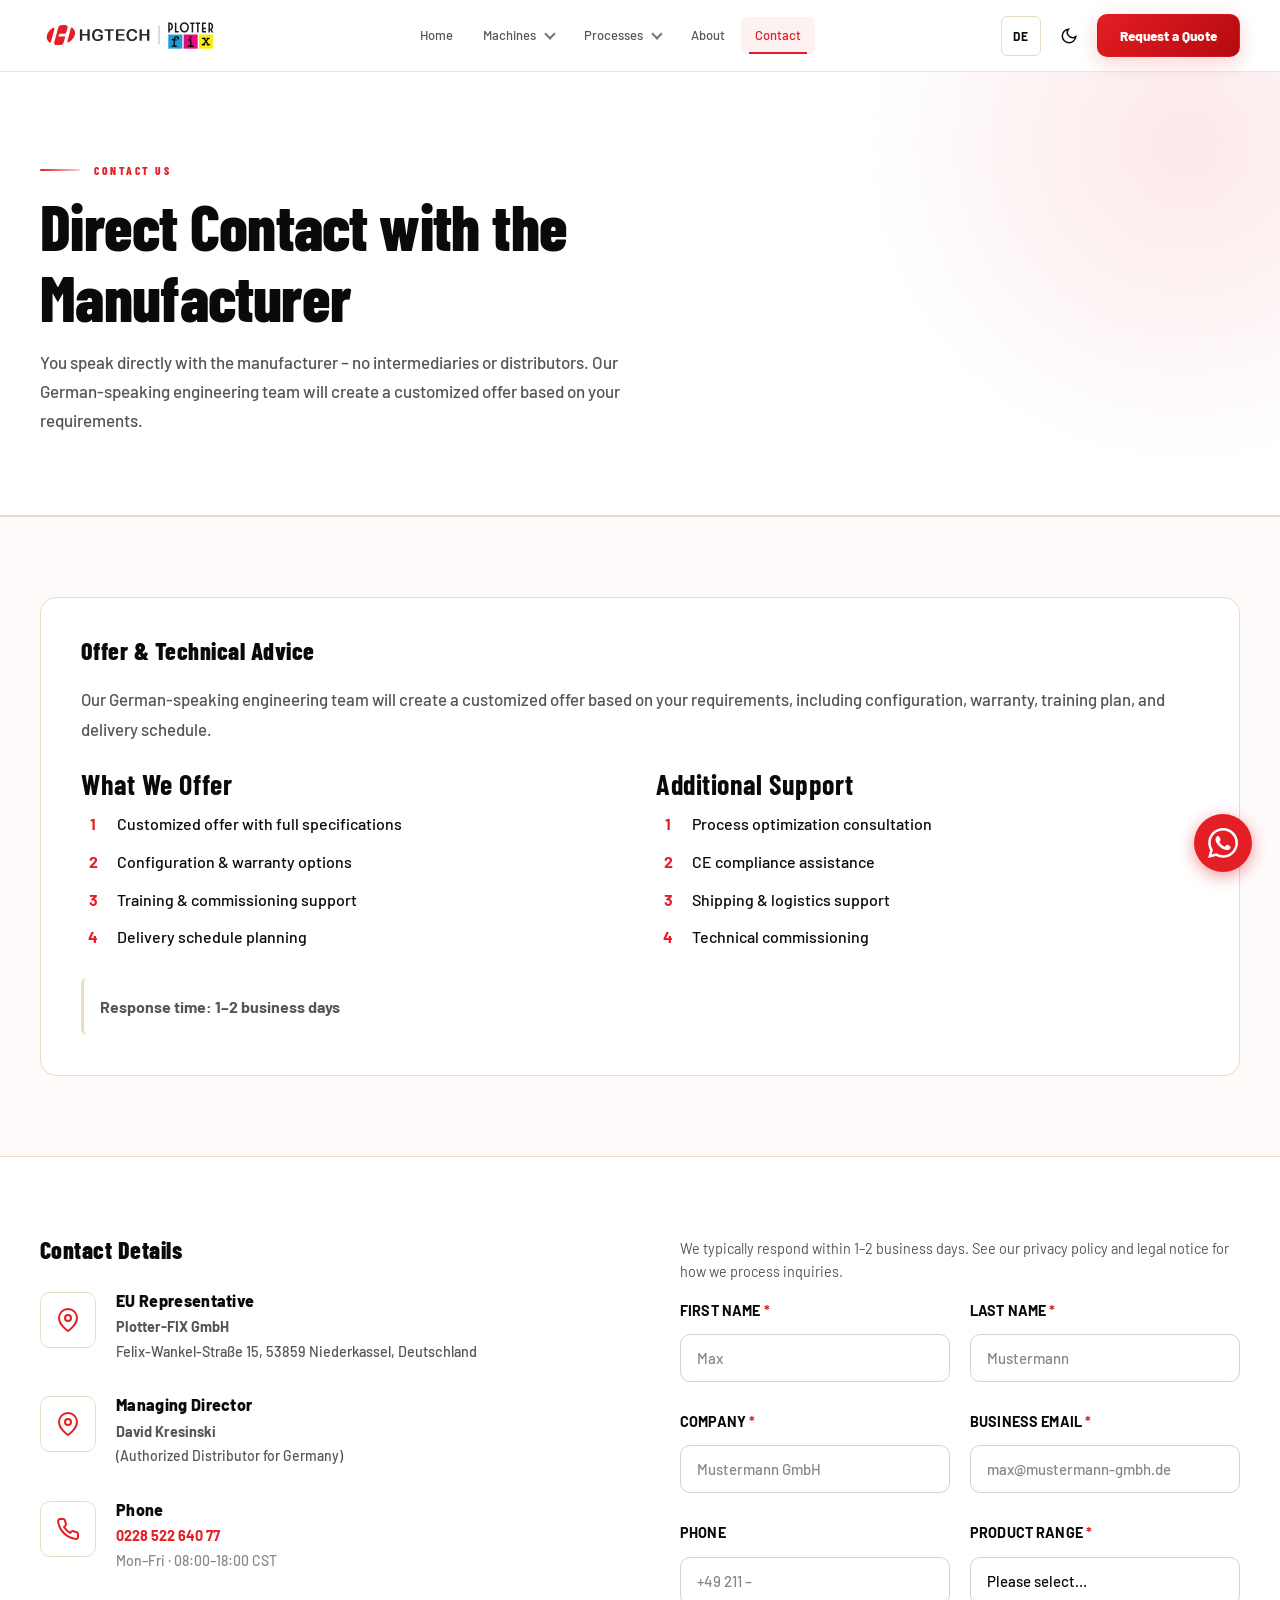
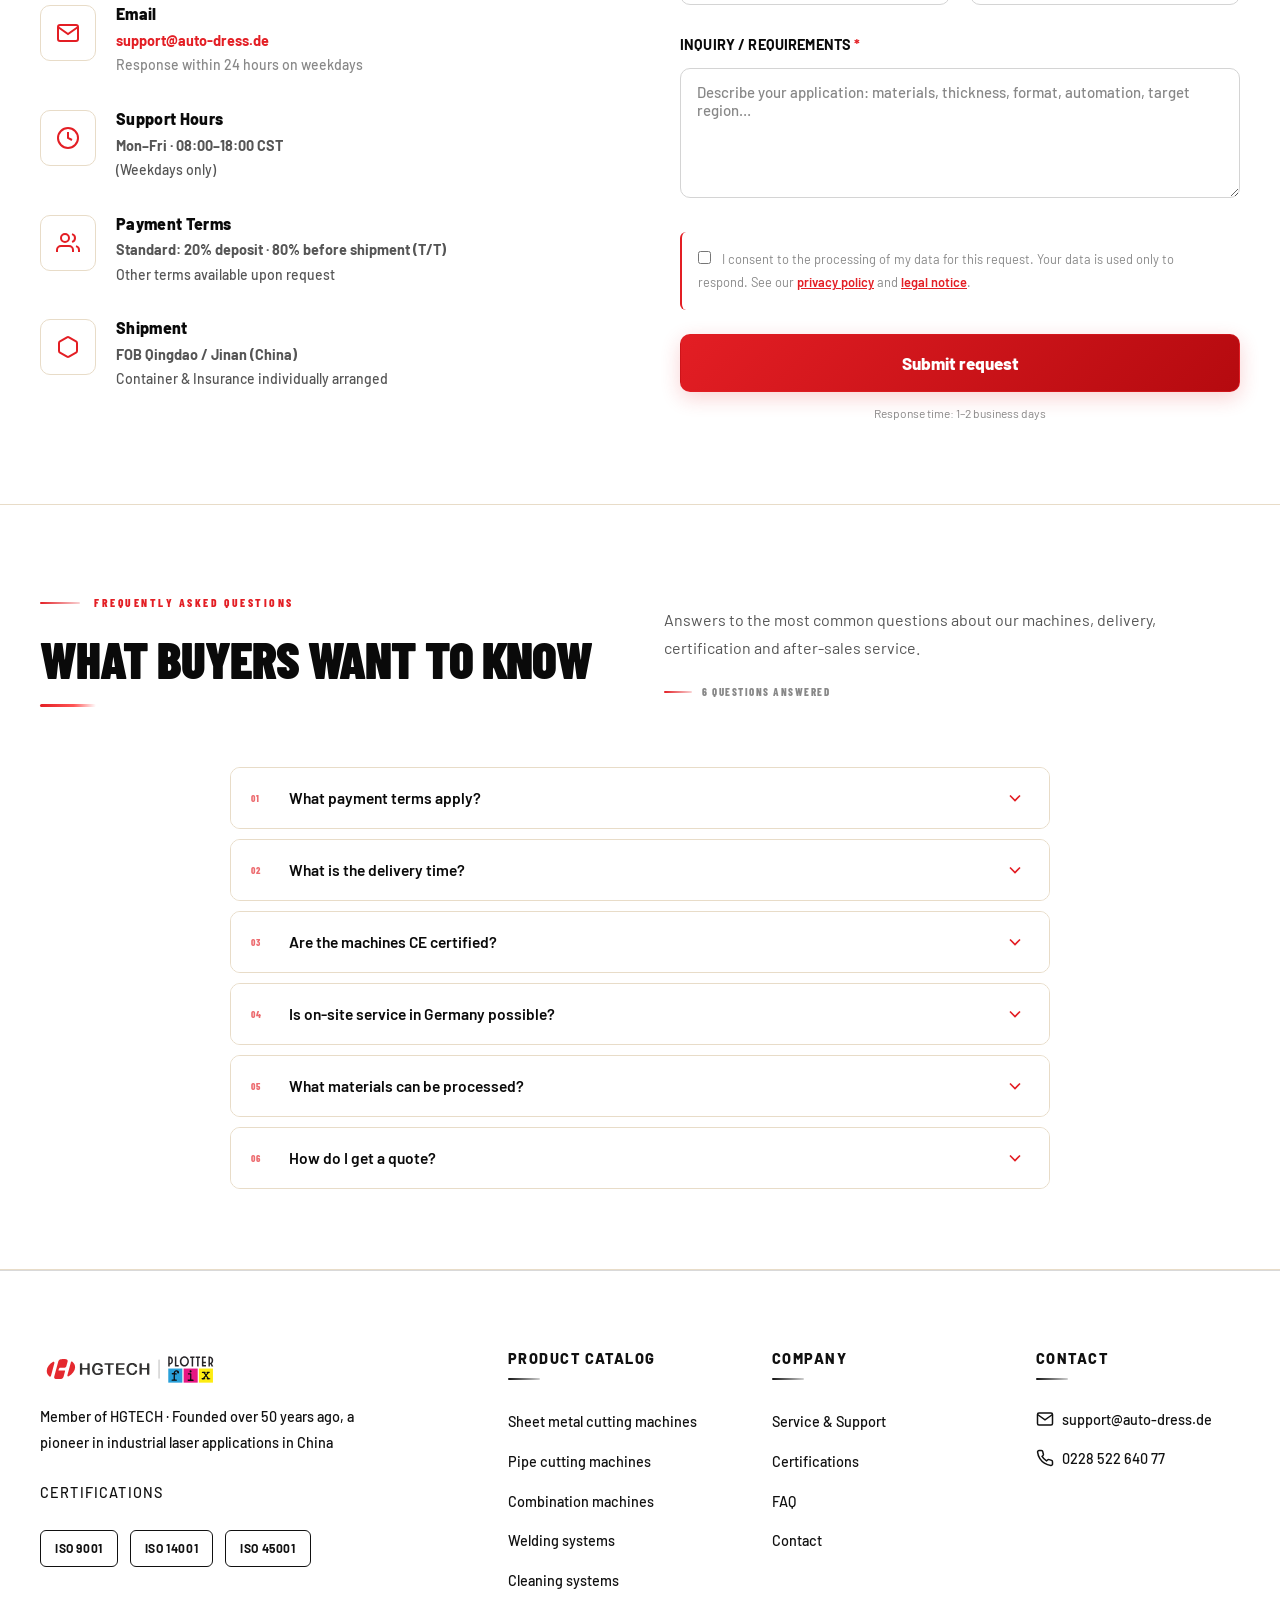
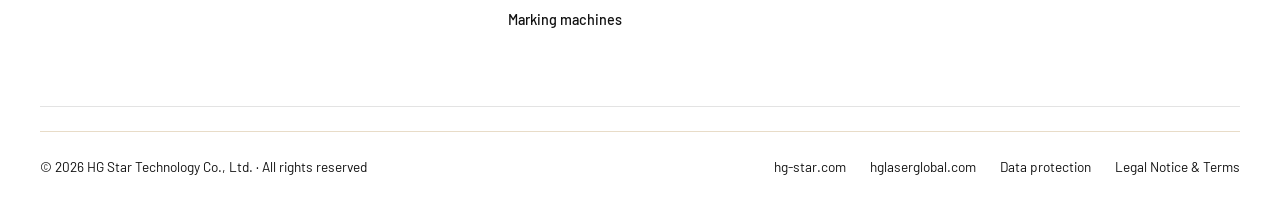
<file: contact.html>
﻿<!DOCTYPE html>
<html lang="en">
<head>
<meta charset="UTF-8">
<meta name="viewport" content="width=device-width, initial-scale=1.0">
<title>Contact HG Star Technology | Request a Quote</title>
<meta name="robots" content="index,follow,max-image-preview:large">
<meta name="description" content="Request a quote for industrial laser cutting, welding or cleaning machines. Contact HG Star Technology for technical consultation and pricing.">
<link rel="canonical" href="https://www.hgstar.com/contact.html">
<meta property="og:type" content="website">
<meta property="og:url" content="https://www.hgstar.com/contact.html">
<meta property="og:title" content="Contact HG Star Technology | Request a Quote">
<meta property="og:description" content="Request a quote for industrial laser cutting, welding or cleaning machines. Contact HG Star Technology for technical consultation and pricing.">
<meta property="og:image" content="https://www.hgstar.com/img/hero/laser-cutting-hero.webp">
<meta name="twitter:card" content="summary_large_image">
<meta name="twitter:title" content="Contact HG Star Technology | Request a Quote">
<meta name="twitter:image" content="https://www.hgstar.com/img/hero/laser-cutting-hero.webp">
<meta name="twitter:description" content="Request a quote for industrial laser cutting, welding or cleaning machines.">
<link rel="preconnect" href="https://fonts.googleapis.com">
<link rel="preconnect" href="https://fonts.gstatic.com" crossorigin>
<link href="https://fonts.googleapis.com/css2?family=Barlow:wght@300;400;500;600;700&family=Barlow+Condensed:wght@500;600;700&display=swap" rel="stylesheet">
<link rel="stylesheet" href="css/styles.css">
</head>
<body>
<a href="#main-content" class="skip-link">Skip to main content</a>

<header class="site-header" role="banner">
  <div class="container header-inner">
    <a href="index.html" class="header-logo" aria-label="HG Star Technology Home">
      <img id="brand-logo-img" src="img/logo/HGTECHlogo.svg" alt="HG Star Technology" class="brand-logo" width="180" height="44" fetchpriority="high" decoding="async">
    </a>
    <nav class="main-nav" role="navigation" aria-label="Main navigation">
      <a href="index.html" class="nav-link" data-i18n="nav.home">Home</a>

      <div class="nav-item has-dropdown">
        <button class="nav-link nav-trigger" type="button" aria-expanded="false" aria-haspopup="true" aria-controls="dd-machines">
          <span data-i18n="nav.machines">Machines</span>
          <span class="nav-caret" aria-hidden="true"></span>
        </button>
        <div class="nav-dropdown" id="dd-machines" role="menu" aria-label="Machines">
          <a href="plate-cutting.html" class="nav-dd-link" role="menuitem" data-i18n="nav.sheetMetalCutting">Sheet metal cutting</a>
          <a href="tube-cutting.html" class="nav-dd-link" role="menuitem" data-i18n="nav.pipeCutting">Pipe cutting</a>
          <a href="combined-machines.html" class="nav-dd-link" role="menuitem" data-i18n="nav.combination">Combination</a>
        </div>
      </div>

      <div class="nav-item has-dropdown">
        <button class="nav-link nav-trigger" type="button" aria-expanded="false" aria-haspopup="true" aria-controls="dd-processes">
          <span data-i18n="nav.processes">Processes</span>
          <span class="nav-caret" aria-hidden="true"></span>
        </button>
        <div class="nav-dropdown" id="dd-processes" role="menu" aria-label="Processes">
          <a href="laser-welding.html" class="nav-dd-link" role="menuitem" data-i18n="nav.welding">Welding</a>
          <a href="laser-cleaning.html" class="nav-dd-link" role="menuitem" data-i18n="nav.cleaning">Cleaning</a>
          <a href="laser-marking.html" class="nav-dd-link" role="menuitem" data-i18n="nav.marking">Marking</a>
        </div>
      </div>

      <a href="about.html" class="nav-link" data-i18n="nav.about">About</a>
      <a href="contact.html" class="nav-link active" data-i18n="nav.contact">Contact</a>
    </nav>
    <div class="header-actions">
      <button class="language-toggle" onclick="toggleLanguage()" aria-label="Switch to German" type="button">DE</button>
      <button class="theme-toggle" onclick="toggleTheme()" aria-label="Toggle dark mode" type="button">
        <svg class="icon-moon" width="18" height="18" viewBox="0 0 24 24" fill="none" stroke="currentColor" stroke-width="2"><path d="M21 12.79A9 9 0 1 1 11.21 3 7 7 0 0 0 21 12.79z"/></svg>
        <svg class="icon-sun" width="18" height="18" viewBox="0 0 24 24" fill="none" stroke="currentColor" stroke-width="2"><circle cx="12" cy="12" r="5"/><line x1="12" y1="1" x2="12" y2="3"/><line x1="12" y1="21" x2="12" y2="23"/><line x1="4.22" y1="4.22" x2="5.64" y2="5.64"/><line x1="18.36" y1="18.36" x2="19.78" y2="19.78"/><line x1="1" y1="12" x2="3" y2="12"/><line x1="21" y1="12" x2="23" y2="12"/><line x1="4.22" y1="19.78" x2="5.64" y2="18.36"/><line x1="18.36" y1="5.64" x2="19.78" y2="4.22"/></svg>
      </button>
      <a href="contact.html" class="btn btn-primary btn-sm" style="display:flex" data-i18n="header.requestQuote">Request Quote</a>
      <button class="hamburger" aria-expanded="false" aria-controls="mobileMenu" aria-label="Open menu" type="button" onclick="(function(btn){var m=document.getElementById('mobileMenu');if(!m)return;var open=!m.classList.contains('is-open');m.classList.toggle('is-open',open);m.setAttribute('aria-hidden',String(!open));btn.setAttribute('aria-expanded',String(open));document.body.style.overflow=open?'hidden':'';})(this)"><span></span><span></span><span></span></button>
    </div>
  </div>
</header>

<div class="mobile-menu" id="mobileMenu" role="dialog" aria-label="Mobile navigation" aria-hidden="true">
  <nav class="mnav" aria-label="Mobile menu">
    <a href="index.html" class="nav-link" data-i18n="nav.home">Home</a>

    <div class="mnav-group">
      <button class="mnav-accordion" type="button" aria-expanded="false" aria-controls="mnav-machines" onclick="(function(btn){var id=btn.getAttribute('aria-controls');var panel=id&&document.getElementById(id);if(!panel)return;var open=btn.getAttribute('aria-expanded')!=='true';btn.setAttribute('aria-expanded',String(open));panel.classList.toggle('is-open',open);})(this)">
        <span data-i18n="nav.machines">Machines</span>
        <span class="mnav-caret" aria-hidden="true"></span>
      </button>
      <div class="mnav-panel" id="mnav-machines">
        <a href="plate-cutting.html" class="mnav-link" data-i18n="nav.sheetMetalCutting">Sheet metal cutting</a>
        <a href="tube-cutting.html" class="mnav-link" data-i18n="nav.pipeCutting">Pipe cutting</a>
        <a href="combined-machines.html" class="mnav-link" data-i18n="nav.combination">Combination</a>
      </div>
    </div>

    <div class="mnav-group">
      <button class="mnav-accordion" type="button" aria-expanded="false" aria-controls="mnav-processes" onclick="(function(btn){var id=btn.getAttribute('aria-controls');var panel=id&&document.getElementById(id);if(!panel)return;var open=btn.getAttribute('aria-expanded')!=='true';btn.setAttribute('aria-expanded',String(open));panel.classList.toggle('is-open',open);})(this)">
        <span data-i18n="nav.processes">Processes</span>
        <span class="mnav-caret" aria-hidden="true"></span>
      </button>
      <div class="mnav-panel" id="mnav-processes">
        <a href="laser-welding.html" class="mnav-link" data-i18n="nav.welding">Welding</a>
        <a href="laser-cleaning.html" class="mnav-link" data-i18n="nav.cleaning">Cleaning</a>
        <a href="laser-marking.html" class="mnav-link" data-i18n="nav.marking">Marking</a>
      </div>
    </div>

    <a href="about.html" class="nav-link" data-i18n="nav.about">About</a>
    <a href="contact.html" class="nav-link active" data-i18n="nav.contact">Contact</a>
  </nav>
  <a href="contact.html" class="btn btn-primary" data-i18n="header.requestQuote">Request Quote</a>
</div>

<main id="main-content">

<!-- Page Header -->
<section class="page-header">
  <div class="container">
    <div class="section-label" style="color:var(--red);margin-bottom:12px" data-i18n="contact.label">Contact Us</div>
    <h1 data-i18n="contact.title">Direct Contact with the Manufacturer</h1>
    <p data-i18n="contact.description">You speak directly with the manufacturer &ndash; no intermediaries or distributors. Our German-speaking engineering team will create a customized offer based on your requirements.</p>
  </div>
</section>

<!-- Offer & Technical Advice Section -->
<section class="section contact-offer-section" style="background: rgba(224,26,26,0.02); border-top: 1px solid var(--border-light); border-bottom: 1px solid var(--border-light);">
  <div class="container">
    <div class="contact-offer-panel" style="background: var(--bg-card); padding: 40px; border-radius: var(--radius-lg); border: 1.5px solid var(--border-light);">
      <h2 style="color: var(--brown-dark); margin-bottom: 20px; font-size: 1.5rem; font-weight: 800;" data-i18n="contact.offer_title">Offer & Technical Advice</h2>
      <p style="font-size: 1.05rem; line-height: 1.8; color: var(--text-secondary); margin-bottom: 24px; font-weight: 500;" data-i18n="contact.offer_description">
        Our German-speaking engineering team will create a customized offer based on your requirements, including configuration, warranty, training plan, and delivery schedule.
      </p>
      <div style="display: grid; gap: 32px; margin-top: 24px;" class="contact-offer-grid">
        <div>
          <h3 style="color: var(--brown-dark); margin-bottom: 12px; font-weight: 700;" data-i18n="contact_page.offer_we_offer">What We Offer</h3>
          <ul style="list-style: none; padding: 0;">
            <li style="margin-bottom: 12px; display: flex; align-items: flex-start; gap: 12px;">
              <span style="color: var(--red); font-weight: bold; flex-shrink: 0; min-width: 24px; text-align: center;">1</span>
              <span style="font-weight: 500;" data-i18n="contact_page.customized_offer">Customized offer with full specifications</span>
            </li>
            <li style="margin-bottom: 12px; display: flex; align-items: flex-start; gap: 12px;">
              <span style="color: var(--red); font-weight: bold; flex-shrink: 0; min-width: 24px; text-align: center;">2</span>
              <span style="font-weight: 500;" data-i18n="contact_page.configuration_warranty">Configuration & warranty options</span>
            </li>
            <li style="margin-bottom: 12px; display: flex; align-items: flex-start; gap: 12px;">
              <span style="color: var(--red); font-weight: bold; flex-shrink: 0; min-width: 24px; text-align: center;">3</span>
              <span style="font-weight: 500;" data-i18n="contact_page.training_commissioning">Training & commissioning support</span>
            </li>
            <li style="display: flex; align-items: flex-start; gap: 12px;">
              <span style="color: var(--red); font-weight: bold; flex-shrink: 0; min-width: 24px; text-align: center;">4</span>
              <span style="font-weight: 500;" data-i18n="contact_page.delivery_schedule">Delivery schedule planning</span>
            </li>
          </ul>
        </div>
        <div>
          <h3 style="color: var(--brown-dark); margin-bottom: 12px; font-weight: 700;" data-i18n="contact_page.additional_support">Additional Support</h3>
          <ul style="list-style: none; padding: 0;">
            <li style="margin-bottom: 12px; display: flex; align-items: flex-start; gap: 12px;">
              <span style="color: var(--red); font-weight: bold; flex-shrink: 0; min-width: 24px; text-align: center;">1</span>
              <span style="font-weight: 500;" data-i18n="contact_page.process_optimization">Process optimization consultation</span>
            </li>
            <li style="margin-bottom: 12px; display: flex; align-items: flex-start; gap: 12px;">
              <span style="color: var(--red); font-weight: bold; flex-shrink: 0; min-width: 24px; text-align: center;">2</span>
              <span style="font-weight: 500;" data-i18n="contact_page.ce_compliance">CE compliance assistance</span>
            </li>
            <li style="margin-bottom: 12px; display: flex; align-items: flex-start; gap: 12px;">
              <span style="color: var(--red); font-weight: bold; flex-shrink: 0; min-width: 24px; text-align: center;">3</span>
              <span style="font-weight: 500;" data-i18n="contact_page.shipping_logistics">Shipping & logistics support</span>
            </li>
            <li style="display: flex; align-items: flex-start; gap: 12px;">
              <span style="color: var(--red); font-weight: bold; flex-shrink: 0; min-width: 24px; text-align: center;">4</span>
              <span style="font-weight: 500;" data-i18n="contact_page.technical_commissioning">Technical commissioning</span>
            </li>
          </ul>
        </div>
      </div>
      <p class="contact-offer-response" style="margin-top: 28px; padding: 16px; background: rgba(224,26,26,0.05); border-left: 3px solid var(--red); border-radius: var(--radius-sm); color: var(--text-secondary); font-weight: 500;" data-i18n="contact_page.response_time"><strong>Response time: 1&ndash;2 business days</strong></p>
    </div>
  </div>
</section>

<!-- Contact Section -->
<section class="section">
  <div class="container">
    <div class="contact-grid reveal">
      <div class="contact-info">
        <h3 data-i18n="contact_page.contact_details">Contact Details</h3>

        <div class="contact-info-item">
          <div class="contact-info-icon">
            <svg viewBox="0 0 24 24" fill="none" stroke="currentColor" stroke-width="2"><path d="M21 10c0 7-9 13-9 13s-9-6-9-13a9 9 0 0 1 18 0z"/><circle cx="12" cy="10" r="3"/></svg>
          </div>
          <div>
            <h4 data-i18n="contact_page.production_facility">Production Facility</h4>
            <p><strong data-i18n="contact_page.hgtech_address">HGTECH Intelligent Manufacturing Industrial Park</strong><br><span data-i18n="contact_page.wuhan_address">No. 66 Weilai Road, Wuhan, Hubei 430223, China</span></p>
          </div>
        </div>

        <div class="contact-info-item">
          <div class="contact-info-icon">
            <svg viewBox="0 0 24 24" fill="none" stroke="currentColor" stroke-width="2"><path d="M21 10c0 7-9 13-9 13s-9-6-9-13a9 9 0 0 1 18 0z"/><circle cx="12" cy="10" r="3"/></svg>
          </div>
          <div>
            <h4 data-i18n="contact_page.export_office">Export Office</h4>
            <p><strong data-i18n="contact_page.jinan_address">Jinan, Shandong 251699, China</strong><br><span style="font-size:0.875rem;color:var(--text-secondary)" data-i18n="contact_page.european_inquiries">(European inquiries handled from here)</span></p>
          </div>
        </div>

        <div class="contact-info-item">
          <div class="contact-info-icon">
            <svg viewBox="0 0 24 24" fill="none" stroke="currentColor" stroke-width="2"><path d="M22 16.92v3a2 2 0 0 1-2.18 2 19.79 19.79 0 0 1-8.63-3.07 19.5 19.5 0 0 1-6-6 19.79 19.79 0 0 1-3.07-8.67A2 2 0 0 1 4.11 2h3a2 2 0 0 1 2 1.72 12.84 12.84 0 0 0 .7 2.81 2 2 0 0 1-.45 2.11L8.09 9.91a16 16 0 0 0 6 6l1.27-1.27a2 2 0 0 1 2.11-.45 12.84 12.84 0 0 0 2.81.7A2 2 0 0 1 22 16.92z"/></svg>
          </div>
          <div>
            <h4 data-i18n="contact_page.phone_title">Phone</h4>
            <p><a href="tel:+49228522640 77">0228 522 640 77</a><br><span style="font-size:0.875rem;color:var(--text-muted)" data-i18n="footer.businessHours">Mon&ndash;Fri &middot; 09:00&ndash;17:00 CET</span></p>
          </div>
        </div>

        <div class="contact-info-item">
          <div class="contact-info-icon">
            <svg viewBox="0 0 24 24" fill="none" stroke="currentColor" stroke-width="2"><path d="M4 4h16c1.1 0 2 .9 2 2v12c0 1.1-.9 2-2 2H4c-1.1 0-2-.9-2-2V6c0-1.1.9-2 2-2z"/><polyline points="22,6 12,13 2,6"/></svg>
          </div>
          <div>
            <h4 data-i18n="contact_page.email_title">Email</h4>
            <p><a href="mailto:support@auto-dress.de">support@auto-dress.de</a><br><span style="font-size:0.875rem;color:var(--text-muted)" data-i18n="contact.email_response_note">Response within 24 hours on weekdays</span></p>
          </div>
        </div>

        <div class="contact-info-item">
          <div class="contact-info-icon">
            <svg viewBox="0 0 24 24" fill="none" stroke="currentColor" stroke-width="2"><circle cx="12" cy="12" r="10"/><polyline points="12 6 12 12 16 14"/></svg>
          </div>
          <div>
            <h4 data-i18n="contact_page.support_hours">Support Hours</h4>
            <p><strong data-i18n="footer.businessHours">Mon&ndash;Fri &middot; 08:00&ndash;18:00 CST</strong><br><span style="font-size:0.875rem;color:var(--text-secondary)" data-i18n="contact_page.weekdays_only">(Weekdays only)</span></p>
          </div>
        </div>

        <div class="contact-info-item">
          <div class="contact-info-icon">
            <svg viewBox="0 0 24 24" fill="none" stroke="currentColor" stroke-width="2"><path d="M17 21v-2a4 4 0 0 0-4-4H5a4 4 0 0 0-4 4v2"/><circle cx="9" cy="7" r="4"/><path d="M23 21v-2a4 4 0 0 0-3-3.87"/><path d="M16 3.13a4 4 0 0 1 0 7.75"/></svg>
          </div>
          <div>
            <h4 data-i18n="contact_page.payment_title">Payment Terms</h4>
            <p><strong data-i18n="contact_page.standard_terms">Standard: 20% deposit &ndash; 80% before shipment (T/T)</strong><br><span style="font-size:0.875rem;color:var(--text-secondary)" data-i18n="contact_page.other_terms">Other terms available upon request</span></p>
          </div>
        </div>

        <div class="contact-info-item">
          <div class="contact-info-icon">
            <svg viewBox="0 0 24 24" fill="none" stroke="currentColor" stroke-width="2"><path d="M21 16V8a2 2 0 0 0-1-1.73l-7-4a2 2 0 0 0-2 0l-7 4A2 2 0 0 0 3 8v8a2 2 0 0 0 1 1.73l7 4a2 2 0 0 0 2 0l7-4A2 2 0 0 0 21 16z"/></svg>
          </div>
          <div>
            <h4 data-i18n="contact_page.shipment_title">Shipment</h4>
            <p><strong data-i18n="contact_page.fob_terms">FOB Qingdao / Jinan (China)</strong><br><span style="font-size:0.875rem;color:var(--text-secondary)" data-i18n="contact_page.container_insurance">Container & Insurance individually arranged</span></p>
          </div>
        </div>
      </div>

      <div>
        <p class="form-intro" data-i18n="contact_page.form_intro">We typically respond within 1&ndash;2 business days.</p>
        <div id="formStatus" class="form-status" role="status" aria-live="polite" tabindex="-1" hidden></div>
        <form action="#" method="POST" novalidate id="quoteForm">
          <div class="hp-field" aria-hidden="true">
            <label for="website_hp">Company website</label>
            <input type="text" id="website_hp" name="website_hp" tabindex="-1" autocomplete="off">
          </div>
          <div class="form-row">
            <div class="form-group">
              <label class="form-label" for="firstName"><span data-i18n="contact_page.form_first_name">First Name</span> <span class="required" data-i18n="contact_page.form_required">*</span></label>
              <input type="text" id="firstName" name="firstName" class="form-input" data-i18n="contact_page.form_placeholder_first" placeholder="Max" required autocomplete="given-name">
            </div>
            <div class="form-group">
              <label class="form-label" for="lastName"><span data-i18n="contact_page.form_last_name">Last Name</span> <span class="required" data-i18n="contact_page.form_required">*</span></label>
              <input type="text" id="lastName" name="lastName" class="form-input" data-i18n="contact_page.form_placeholder_last" placeholder="Mustermann" required autocomplete="family-name">
            </div>
          </div>

          <div class="form-row">
            <div class="form-group">
              <label class="form-label" for="company"><span data-i18n="contact_page.form_company">Company</span> <span class="required" data-i18n="contact_page.form_required">*</span></label>
              <input type="text" id="company" name="company" class="form-input" placeholder="Mustermann GmbH" required autocomplete="organization">
            </div>
            <div class="form-group">
              <label class="form-label" for="email"><span data-i18n="contact_page.form_business_email">Business email</span> <span class="required" data-i18n="contact_page.form_required">*</span></label>
              <input type="email" id="email" name="email" class="form-input" placeholder="max@mustermann-gmbh.de" required autocomplete="email">
            </div>
          </div>

          <div class="form-row">
            <div class="form-group">
              <label class="form-label" for="phone" data-i18n="contact_page.form_phone">Phone</label>
              <input type="tel" id="phone" name="phone" class="form-input" placeholder="+49 211 &ndash;" autocomplete="tel">
            </div>
            <div class="form-group">
              <label class="form-label" for="productRange"><span data-i18n="contact_page.form_product_range">Product range</span> <span class="required" data-i18n="contact_page.form_required">*</span></label>
              <select id="productRange" name="productRange" class="form-select" required>
                <option value="" data-i18n="contact_page.pr_placeholder">Please select…</option>
                <option value="sheet-metal" data-i18n="contact_page.pr_sheet">Sheet metal cutting</option>
                <option value="pipe-cutting" data-i18n="contact_page.pr_pipe">Pipe cutting</option>
                <option value="combination" data-i18n="contact_page.pr_combo">Combination machines</option>
                <option value="welding" data-i18n="contact_page.pr_weld">Laser welding</option>
                <option value="cleaning" data-i18n="contact_page.pr_clean">Laser cleaning</option>
                <option value="marking" data-i18n="contact_page.pr_mark">Laser marking</option>
                <option value="multiple" data-i18n="contact_page.pr_multi">Multiple categories</option>
                <option value="consultation" data-i18n="contact_page.pr_consult">Consultation needed</option>
              </select>
            </div>
          </div>

          <div class="form-group">
            <label class="form-label" for="requirements"><span data-i18n="contact_page.form_requirements">Inquiry / requirements</span> <span class="required" data-i18n="contact_page.form_required">*</span></label>
            <textarea id="requirements" name="requirements" class="form-textarea" data-i18n="contact_page.req_placeholder" placeholder="Describe your application…" required></textarea>
          </div>

          <div class="form-consent">
            <input type="checkbox" id="consent" name="consent" required style="margin-right: 8px; cursor: pointer;">
            <label for="consent" style="display: inline; cursor: pointer; font-size: inherit; margin: 0;" data-i18n="contact_page.form_consent_html">Consent text</label>
          </div>

          <button type="submit" class="btn btn-primary btn-lg" style="width:100%" data-i18n="contact_page.form_submit">Submit request</button>
          <p style="font-size:0.75rem;color:var(--text-muted);margin-top:12px;text-align:center" data-i18n="contact_page.form_footer_note">Response time: 1&ndash;2 business days</p>
        </form>
      </div>
    </div>
  </div>
</section>

<!-- FAQ Section -->
<section class="faq-section" id="faq" aria-labelledby="faqHeading">
  <div class="container">
    <div class="faq-header reveal">
      <div>
        <div class="section-label" data-i18n="faq.label">Frequently Asked Questions</div>
        <h2 class="section-title" id="faqHeading" data-i18n="faq.title">What Buyers Want to Know</h2>
      </div>
      <div class="faq-header-aside">
        <p data-i18n="faq.description">Answers to the most common questions about our machines, delivery, certification and after-sales service.</p>
        <span class="faq-count" data-i18n="faq.count">6 questions answered</span>
      </div>
    </div>
    <div class="faq-list" id="faqList" role="list">
      <div class="faq-item" role="listitem">
        <button type="button" class="faq-question" aria-expanded="false" aria-controls="faq1">
          <span data-i18n="faq.question1">What payment terms apply?</span>
          <svg class="faq-chevron" viewBox="0 0 24 24" fill="none" stroke="currentColor" stroke-width="2" aria-hidden="true"><polyline points="6 9 12 15 18 9"/></svg>
        </button>
        <div class="faq-answer" id="faq1" hidden>
          <p data-i18n="faq.answer1">Answer</p>
        </div>
      </div>
      <div class="faq-item" role="listitem">
        <button type="button" class="faq-question" aria-expanded="false" aria-controls="faq2">
          <span data-i18n="faq.question2">What is the delivery time?</span>
          <svg class="faq-chevron" viewBox="0 0 24 24" fill="none" stroke="currentColor" stroke-width="2" aria-hidden="true"><polyline points="6 9 12 15 18 9"/></svg>
        </button>
        <div class="faq-answer" id="faq2" hidden>
          <p data-i18n="faq.answer2">Answer</p>
        </div>
      </div>
      <div class="faq-item" role="listitem">
        <button type="button" class="faq-question" aria-expanded="false" aria-controls="faq3">
          <span data-i18n="faq.question3">Are the machines CE certified?</span>
          <svg class="faq-chevron" viewBox="0 0 24 24" fill="none" stroke="currentColor" stroke-width="2" aria-hidden="true"><polyline points="6 9 12 15 18 9"/></svg>
        </button>
        <div class="faq-answer" id="faq3" hidden>
          <p data-i18n="faq.answer3">Answer</p>
        </div>
      </div>
      <div class="faq-item" role="listitem">
        <button type="button" class="faq-question" aria-expanded="false" aria-controls="faq4">
          <span data-i18n="faq.question4">Is on-site service in Germany possible?</span>
          <svg class="faq-chevron" viewBox="0 0 24 24" fill="none" stroke="currentColor" stroke-width="2" aria-hidden="true"><polyline points="6 9 12 15 18 9"/></svg>
        </button>
        <div class="faq-answer" id="faq4" hidden>
          <p data-i18n="faq.answer4">Answer</p>
        </div>
      </div>
      <div class="faq-item" role="listitem">
        <button type="button" class="faq-question" aria-expanded="false" aria-controls="faq5">
          <span data-i18n="faq.question5">What materials can be processed?</span>
          <svg class="faq-chevron" viewBox="0 0 24 24" fill="none" stroke="currentColor" stroke-width="2" aria-hidden="true"><polyline points="6 9 12 15 18 9"/></svg>
        </button>
        <div class="faq-answer" id="faq5" hidden>
          <p data-i18n="faq.answer5">Answer</p>
        </div>
      </div>
      <div class="faq-item" role="listitem">
        <button type="button" class="faq-question" aria-expanded="false" aria-controls="faq6">
          <span data-i18n="faq.question6">How do I get a quote?</span>
          <svg class="faq-chevron" viewBox="0 0 24 24" fill="none" stroke="currentColor" stroke-width="2" aria-hidden="true"><polyline points="6 9 12 15 18 9"/></svg>
        </button>
        <div class="faq-answer" id="faq6" hidden>
          <p data-i18n="faq.answer6">Answer</p>
        </div>
      </div>
    </div>
  </div>
</section>

</main>

<footer class="site-footer" role="contentinfo">
  <div class="container">
    <div class="footer-grid">
      <div class="footer-brand">
        <a href="index.html" class="footer-logo-link" aria-label="HG Star Technology Home">
          <img class="footer-brand-logo-theme footer-brand-logo" src="img/logo/HGTECHlogo.svg" alt="HG Star Technology" width="180" height="44" loading="lazy" decoding="async">
        </a>
        <p class="footer-member" data-i18n="footer.tagline">Member of HGTECH &ndash; Founded over 50 years ago, a pioneer in industrial laser applications in China</p>
        <div style="margin-top: 16px; margin-bottom: 16px;">
          <p class="footer-cert-label" data-i18n="footer.certifications">Certifications</p>
          <div style="display: flex; gap: 12px; flex-wrap: wrap;">
            <div class="footer-cert-badge">ISO 9001</div>
            <div class="footer-cert-badge">ISO 14001</div>
            <div class="footer-cert-badge">ISO 45001</div>
          </div>
        </div>
      </div>
      <div>
        <h4 class="footer-title" data-i18n="footer.productCatalog">Product Catalog</h4>
        <ul class="footer-links">
          <li><a href="plate-cutting.html" data-i18n="footer.sheetMetalCutting">Sheet metal cutting machines</a></li>
          <li><a href="tube-cutting.html" data-i18n="footer.pipeCutting">Pipe cutting machines</a></li>
          <li><a href="combined-machines.html" data-i18n="footer.combinationMachines">Combination machines</a></li>
          <li><a href="laser-welding.html" data-i18n="footer.weldingSystems">Welding systems</a></li>
          <li><a href="laser-cleaning.html" data-i18n="footer.cleaningSystems">Cleaning systems</a></li>
          <li><a href="laser-marking.html" data-i18n="footer.markingMachines">Marking machines</a></li>
        </ul>
      </div>
      <div>
        <h4 class="footer-title" data-i18n="footer.company">Company</h4>
        <ul class="footer-links">
          <li><a href="about.html#service" data-i18n="footer.serviceSupport">Service & Support</a></li>
          <li><a href="about.html#certifications" data-i18n="footer.certLink">Certifications</a></li>
          <li><a href="contact.html#faq" data-i18n="footer.faq">FAQ</a></li>
          <li><a href="contact.html" data-i18n="footer.contact">Contact</a></li>
        </ul>
      </div>
      <div>
        <h4 class="footer-title" data-i18n="footer.contactTitle">Contact</h4>
        <ul class="footer-contact">
          <li style="display: flex; align-items: flex-start; gap: 8px; margin-bottom: 16px;">
            <svg viewBox="0 0 24 24" fill="none" stroke="currentColor" stroke-width="2" width="16" height="16" style="flex-shrink: 0; margin-top: 2px;"><path d="M4 4h16c1.1 0 2 .9 2 2v12c0 1.1-.9 2-2 2H4c-1.1 0-2-.9-2-2V6c0-1.1.9-2 2-2z"/><polyline points="22,6 12,13 2,6"/></svg>
            <span><a href="mailto:support@auto-dress.de" style="color: rgba(255,255,255,0.6); text-decoration: none; font-weight: 500;" data-i18n="footer.email">support@auto-dress.de</a></span>
          </li>
          <li style="display: flex; align-items: flex-start; gap: 8px; margin-bottom: 16px;">
            <svg viewBox="0 0 24 24" fill="none" stroke="currentColor" stroke-width="2" width="16" height="16" style="flex-shrink: 0; margin-top: 2px;"><path d="M22 16.92v3a2 2 0 0 1-2.18 2 19.79 19.79 0 0 1-8.63-3.07 19.5 19.5 0 0 1-6-6 19.79 19.79 0 0 1-3.07-8.67A2 2 0 0 1 4.11 2h3a2 2 0 0 1 2 1.72 12.84 12.84 0 0 0 .7 2.81 2 2 0 0 1-.45 2.11L8.09 9.91a16 16 0 0 0 6 6l1.27-1.27a2 2 0 0 1 2.11-.45 12.84 12.84 0 0 0 2.81.7A2 2 0 0 1 22 16.92z"/></svg>
            <span><a href="tel:+49228522640 77" style="color: rgba(255,255,255,0.6); text-decoration: none; font-weight: 500;" data-i18n="footer.phone">0228 522 640 77</a></span>
          </li>
          <li style="font-size: 0.85rem; color: rgba(255,255,255,0.5); margin-bottom: 12px;" data-i18n="footer.businessHours">Mon&ndash;Fri &middot; 08:00&ndash;18:00 CST</li>
        </ul>
      </div>
    </div>
    <div class="footer-bottom" style="flex-direction: column; gap: 16px; align-items: flex-start; border-top: 1px solid var(--border-light); padding-top: 24px; margin-top: 24px;">
      <div style="display: flex; justify-content: space-between; align-items: center; width: 100%; flex-wrap: wrap; gap: 16px;">
        <span class="footer-copyright" data-i18n="footer.copyright">&copy; 2026 HG Star Technology Co., Ltd. &middot; All rights reserved</span>
        <div class="footer-bottom-links" style="display: flex; gap: 24px; align-items: center; flex-wrap: wrap;">
          <a href="https://www.hg-star.com" data-i18n="footer.website">hg-star.com</a>
          <a href="https://www.hglaserglobal.com" data-i18n="footer.globalWebsite">hglaserglobal.com</a>
          <a href="privacy.html" data-i18n="footer.dataProtection">Data protection</a>
          <a href="legal.html" data-i18n="footer.legalNotice">Legal Notice & Terms</a>
        </div>
      </div>
    </div>
  </div>
</footer>

<script src="js/theme.js"></script>
<script src="js/i18n.js"></script>
<script src="js/nav.js"></script>
<script src="js/main.js"></script>
<script src="js/contact-form.js"></script>
<script>initTheme();</script>
<!-- WhatsApp Float Button -->
<a href="https://wa.me/4922852264077" class="whatsapp-float" target="_blank" rel="noopener noreferrer" aria-label="Chat on WhatsApp">
  <svg viewBox="0 0 24 24" xmlns="http://www.w3.org/2000/svg"><path d="M17.472 14.382c-.297-.149-1.758-.867-2.03-.967-.273-.099-.471-.148-.67.15-.197.297-.767.966-.94 1.164-.173.199-.347.223-.644.075-.297-.15-1.255-.463-2.39-1.475-.883-.788-1.48-1.761-1.653-2.059-.173-.297-.018-.458.13-.606.134-.133.298-.347.446-.52.149-.174.198-.298.298-.497.099-.198.05-.371-.025-.52-.075-.149-.669-1.612-.916-2.207-.242-.579-.487-.5-.669-.51-.173-.008-.371-.01-.57-.01-.198 0-.52.074-.792.372-.272.297-1.04 1.016-1.04 2.479 0 1.462 1.065 2.875 1.213 3.074.149.198 2.096 3.2 5.077 4.487.709.306 1.262.489 1.694.625.712.227 1.36.195 1.871.118.571-.085 1.758-.719 2.006-1.413.248-.694.248-1.289.173-1.413-.074-.124-.272-.198-.57-.347m-5.421 7.403h-.004a9.87 9.87 0 0 1-5.031-1.378l-.361-.214-3.741.982.998-3.648-.235-.374a9.86 9.86 0 0 1-1.51-5.26c.001-5.45 4.436-9.884 9.888-9.884 2.64 0 5.122 1.03 6.988 2.898a9.825 9.825 0 0 1 2.893 6.994c-.003 5.45-4.437 9.884-9.885 9.884m8.413-18.297A11.815 11.815 0 0 0 12.05 0C5.495 0 .16 5.335.157 11.892c0 2.096.547 4.142 1.588 5.945L.057 24l6.305-1.654a11.882 11.882 0 0 0 5.683 1.448h.005c6.554 0 11.89-5.335 11.893-11.893a11.821 11.821 0 0 0-3.48-8.413Z"/></svg>
</a>
</body>
</html>
</file>
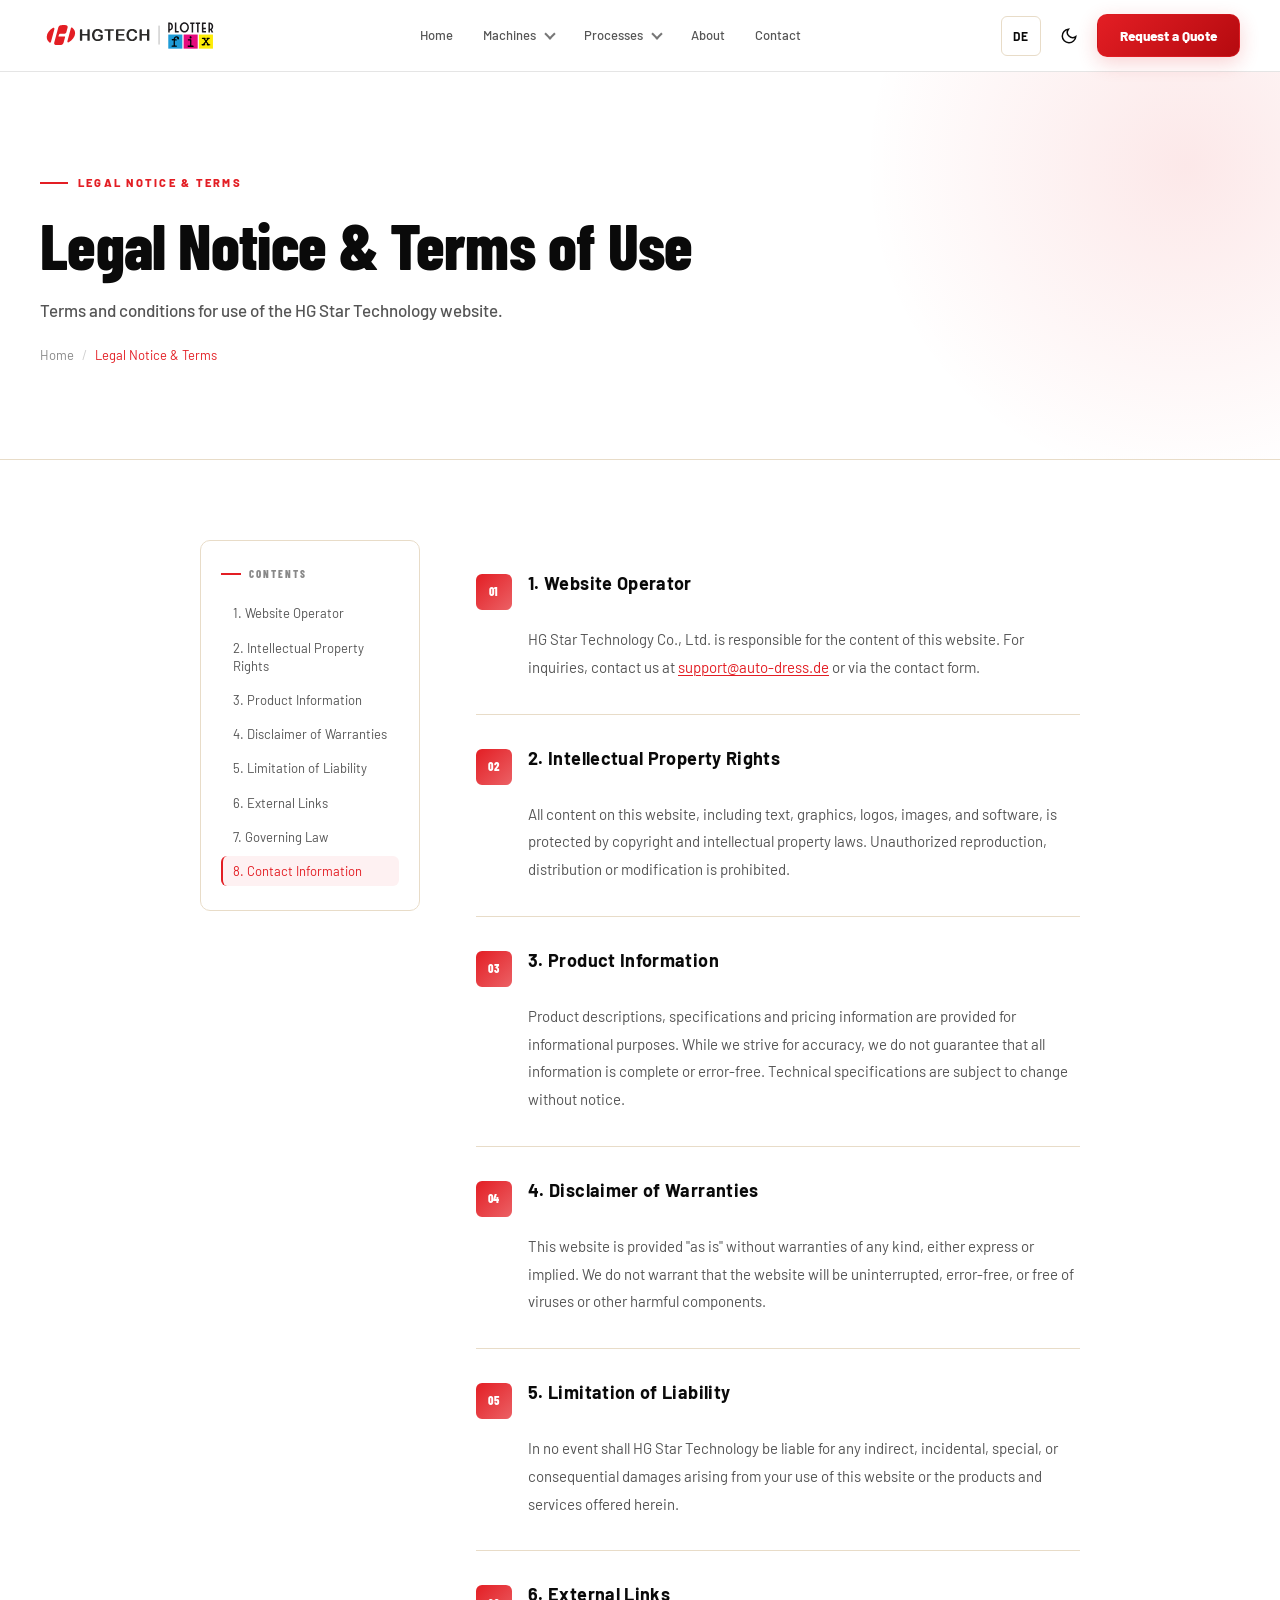
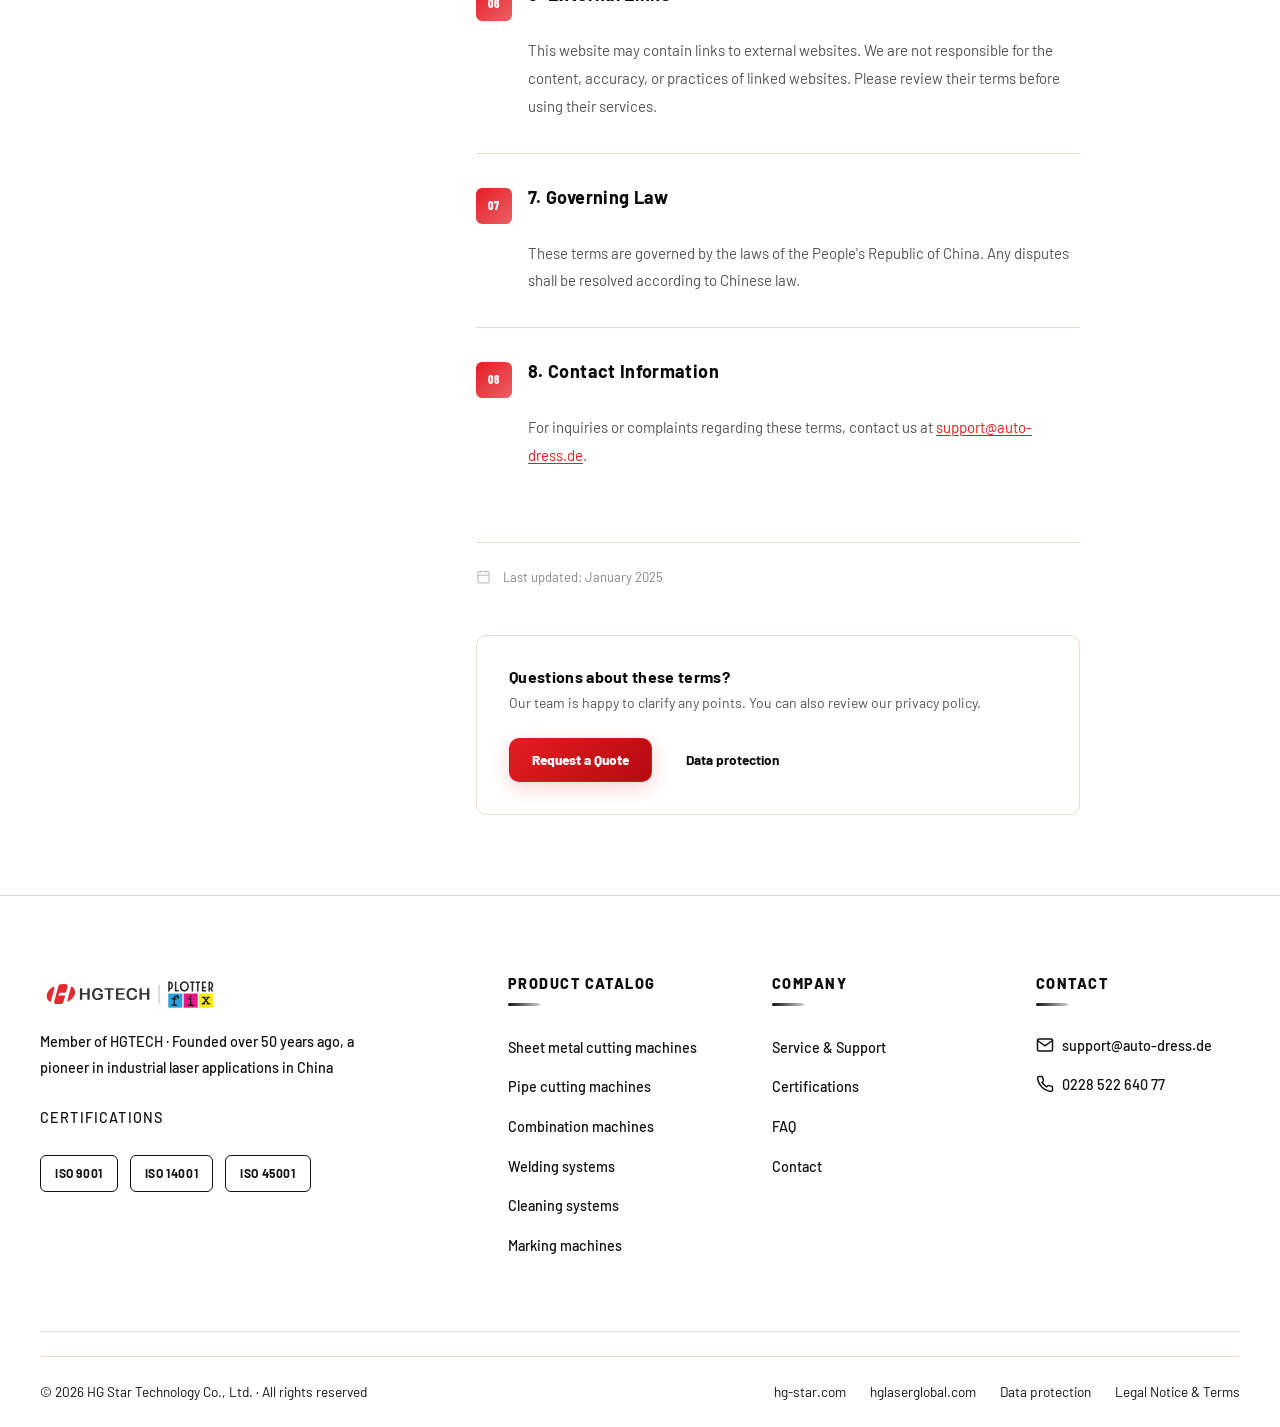
<file: legal.html>
<!DOCTYPE html>
<html lang="en">
<head>
<meta charset="UTF-8">
<meta name="viewport" content="width=device-width, initial-scale=1.0">
<title>Legal Notice & Terms | HG Star Technology</title>
<meta name="robots" content="index,follow,max-image-preview:large">
<meta name="description" content="Legal notice, terms of use and conditions for HG Star Technology website.">
<link rel="canonical" href="https://www.hgstar.com/legal.html">
<meta property="og:type" content="website">
<meta property="og:url" content="https://www.hgstar.com/legal.html">
<meta property="og:title" content="Legal Notice | HG Star Technology">
<meta property="og:description" content="Legal notice, terms of use and conditions for HG Star Technology website.">
<meta property="og:image" content="https://www.hgstar.com/img/hero/laser-cutting-hero.webp">
<meta name="twitter:card" content="summary_large_image">
<meta name="twitter:title" content="Legal Notice | HG Star Technology">
<meta name="twitter:image" content="https://www.hgstar.com/img/hero/laser-cutting-hero.webp">
<meta name="twitter:description" content="Legal notice, terms of use and conditions for HG Star Technology website.">
<link rel="preconnect" href="https://fonts.googleapis.com">
<link rel="preconnect" href="https://fonts.gstatic.com" crossorigin>
<link href="https://fonts.googleapis.com/css2?family=Barlow:wght@300;400;500;600;700&family=Barlow+Condensed:wght@500;600;700&display=swap" rel="stylesheet">
<link rel="stylesheet" href="css/styles.css">
<style>
  /* Legal / Privacy shared layout */
  .legal-layout {
    display: grid;
    grid-template-columns: 220px 1fr;
    gap: 56px;
    align-items: start;
  }
  .legal-toc {
    position: sticky;
    top: calc(var(--header-height) + 24px);
    background: #ffffff;
    border: 1px solid var(--border-light);
    border-radius: var(--radius-md);
    padding: 24px 20px;
  }
  [data-theme="dark"] .legal-toc,
  html.dark .legal-toc {
    background: #000000;
  }
  .legal-toc-title {
    font-family: var(--font-display);
    font-size: 0.68rem;
    font-weight: 800;
    text-transform: uppercase;
    letter-spacing: 0.18em;
    color: var(--text-muted);
    margin-bottom: 16px;
    display: flex;
    align-items: center;
    gap: 8px;
  }
  .legal-toc-title::before {
    content: '';
    display: block;
    width: 20px;
    height: 2px;
    background: var(--red);
    flex-shrink: 0;
  }
  .legal-toc ul {
    display: flex;
    flex-direction: column;
    gap: 4px;
  }
  .legal-toc a {
    display: block;
    font-size: 0.8125rem;
    color: var(--text-secondary);
    padding: 6px 10px;
    border-radius: var(--radius-sm);
    border-left: 2px solid transparent;
    transition: all var(--transition-base);
    line-height: 1.4;
  }
  .legal-toc a:hover,
  .legal-toc a.active {
    color: var(--red);
    border-left-color: var(--red);
    background: rgba(227, 30, 36, 0.06);
  }
  .legal-section {
    scroll-margin-top: calc(var(--header-height) + 24px);
    padding: 32px 0;
    border-bottom: 1px solid var(--border-light);
  }
  .legal-section:last-of-type {
    border-bottom: none;
  }
  .legal-section-header {
    display: flex;
    align-items: flex-start;
    gap: 16px;
    margin-bottom: 16px;
  }
  .legal-section-num {
    flex-shrink: 0;
    width: 36px;
    height: 36px;
    background: linear-gradient(135deg, var(--red) 0%, rgba(227,30,36,0.7) 100%);
    color: #fff;
    border-radius: var(--radius-sm);
    font-family: var(--font-display);
    font-size: 0.75rem;
    font-weight: 800;
    display: flex;
    align-items: center;
    justify-content: center;
    letter-spacing: 0.05em;
    margin-top: 2px;
  }
  .legal-section-title {
    font-family: var(--font-body);
    font-size: 1.125rem;
    font-weight: 700;
    color: var(--text-primary);
    line-height: 1.3;
  }
  .legal-section-body {
    color: var(--text-secondary);
    line-height: 1.85;
    font-size: 0.9375rem;
    padding-left: 52px;
  }
  .legal-section-body a {
    color: var(--red);
    text-decoration: underline;
    text-decoration-thickness: 1px;
    text-underline-offset: 2px;
  }
  .legal-meta {
    display: flex;
    align-items: center;
    gap: 12px;
    margin-top: 40px;
    padding-top: 24px;
    border-top: 1px solid var(--border-light);
    font-size: 0.8125rem;
    color: var(--text-muted);
  }
  .legal-meta svg { flex-shrink: 0; opacity: 0.5; }
  .legal-cta-box {
    margin-top: 48px;
    background: #ffffff;
    border: 1px solid var(--border-light);
    border-radius: var(--radius-md);
    padding: 32px;
    display: flex;
    align-items: center;
    justify-content: space-between;
    gap: 24px;
    flex-wrap: wrap;
  }
  [data-theme="dark"] .legal-cta-box,
  html.dark .legal-cta-box {
    background: #000000;
  }
  .legal-cta-box-text h3 {
    font-family: var(--font-body);
    font-size: 1rem;
    font-weight: 700;
    color: var(--text-primary);
    margin-bottom: 6px;
  }
  .legal-cta-box-text p {
    font-size: 0.875rem;
    color: var(--text-secondary);
    line-height: 1.6;
  }
  @media (max-width: 900px) {
    .legal-layout {
      grid-template-columns: 1fr;
    }
    .legal-toc {
      position: static;
    }
    .legal-section-body {
      padding-left: 0;
    }
  }
</style>
</head>
<body>
<a href="#main-content" class="skip-link">Skip to main content</a>
<header class="site-header" role="banner">
  <div class="container header-inner">
    <a href="index.html" class="header-logo" aria-label="HG Star Technology Home">
      <img id="brand-logo-img" src="img/logo/HGTECHlogo.svg" alt="HG Star Technology" class="brand-logo" width="180" height="44" fetchpriority="high" decoding="async">
    </a>
    <nav class="main-nav" role="navigation" aria-label="Main navigation">
      <a href="index.html" class="nav-link" data-i18n="nav.home">Home</a>
      <div class="nav-item has-dropdown">
        <button class="nav-link nav-trigger" type="button" aria-expanded="false" aria-haspopup="true" aria-controls="dd-machines">
          <span data-i18n="nav.machines">Machines</span>
          <span class="nav-caret" aria-hidden="true"></span>
        </button>
        <div class="nav-dropdown" id="dd-machines" role="menu" aria-label="Machines">
          <a href="plate-cutting.html" class="nav-dd-link" role="menuitem" data-i18n="nav.sheetMetalCutting">Sheet metal cutting</a>
          <a href="tube-cutting.html" class="nav-dd-link" role="menuitem" data-i18n="nav.pipeCutting">Pipe cutting</a>
          <a href="combined-machines.html" class="nav-dd-link" role="menuitem" data-i18n="nav.combination">Combination</a>
        </div>
      </div>
      <div class="nav-item has-dropdown">
        <button class="nav-link nav-trigger" type="button" aria-expanded="false" aria-haspopup="true" aria-controls="dd-processes">
          <span data-i18n="nav.processes">Processes</span>
          <span class="nav-caret" aria-hidden="true"></span>
        </button>
        <div class="nav-dropdown" id="dd-processes" role="menu" aria-label="Processes">
          <a href="laser-welding.html" class="nav-dd-link" role="menuitem" data-i18n="nav.welding">Welding</a>
          <a href="laser-cleaning.html" class="nav-dd-link" role="menuitem" data-i18n="nav.cleaning">Cleaning</a>
          <a href="laser-marking.html" class="nav-dd-link" role="menuitem" data-i18n="nav.marking">Marking</a>
        </div>
      </div>
      <a href="about.html" class="nav-link" data-i18n="nav.about">About</a>
      <a href="contact.html" class="nav-link" data-i18n="nav.contact">Contact</a>
    </nav>
    <div class="header-actions">
      <button class="language-toggle" onclick="toggleLanguage()" aria-label="Switch to German" type="button">DE</button>
      <button class="theme-toggle" onclick="toggleTheme()" aria-label="Toggle dark mode" type="button">
        <svg class="icon-moon" width="18" height="18" viewBox="0 0 24 24" fill="none" stroke="currentColor" stroke-width="2"><path d="M21 12.79A9 9 0 1 1 11.21 3 7 7 0 0 0 21 12.79z"/></svg>
        <svg class="icon-sun" width="18" height="18" viewBox="0 0 24 24" fill="none" stroke="currentColor" stroke-width="2"><circle cx="12" cy="12" r="5"/><line x1="12" y1="1" x2="12" y2="3"/><line x1="12" y1="21" x2="12" y2="23"/><line x1="4.22" y1="4.22" x2="5.64" y2="5.64"/><line x1="18.36" y1="18.36" x2="19.78" y2="19.78"/><line x1="1" y1="12" x2="3" y2="12"/><line x1="21" y1="12" x2="23" y2="12"/><line x1="4.22" y1="19.78" x2="5.64" y2="18.36"/><line x1="18.36" y1="5.64" x2="19.78" y2="4.22"/></svg>
      </button>
      <a href="contact.html" class="btn btn-primary btn-sm" style="display:flex" data-i18n="header.requestQuote">Request Quote</a>
      <button class="hamburger" aria-expanded="false" aria-controls="mobileMenu" aria-label="Open menu" type="button" onclick="(function(btn){var m=document.getElementById('mobileMenu');if(!m)return;var open=!m.classList.contains('is-open');m.classList.toggle('is-open',open);m.setAttribute('aria-hidden',String(!open));btn.setAttribute('aria-expanded',String(open));document.body.style.overflow=open?'hidden':'';})(this)"><span></span><span></span><span></span></button>
    </div>
  </div>
</header>
<div class="mobile-menu" id="mobileMenu" role="dialog" aria-label="Mobile navigation" aria-hidden="true">
  <nav class="mnav" aria-label="Mobile menu">
    <a href="index.html" class="nav-link" data-i18n="nav.home">Home</a>
    <div class="mnav-group">
      <button class="mnav-accordion" type="button" aria-expanded="false" aria-controls="mnav-machines" onclick="(function(btn){var id=btn.getAttribute('aria-controls');var panel=id&&document.getElementById(id);if(!panel)return;var open=btn.getAttribute('aria-expanded')!=='true';btn.setAttribute('aria-expanded',String(open));panel.classList.toggle('is-open',open);})(this)">
        <span data-i18n="nav.machines">Machines</span>
        <span class="mnav-caret" aria-hidden="true"></span>
      </button>
      <div class="mnav-panel" id="mnav-machines">
        <a href="plate-cutting.html" class="mnav-link" data-i18n="nav.sheetMetalCutting">Sheet metal cutting</a>
        <a href="tube-cutting.html" class="mnav-link" data-i18n="nav.pipeCutting">Pipe cutting</a>
        <a href="combined-machines.html" class="mnav-link" data-i18n="nav.combination">Combination</a>
      </div>
    </div>
    <div class="mnav-group">
      <button class="mnav-accordion" type="button" aria-expanded="false" aria-controls="mnav-processes" onclick="(function(btn){var id=btn.getAttribute('aria-controls');var panel=id&&document.getElementById(id);if(!panel)return;var open=btn.getAttribute('aria-expanded')!=='true';btn.setAttribute('aria-expanded',String(open));panel.classList.toggle('is-open',open);})(this)">
        <span data-i18n="nav.processes">Processes</span>
        <span class="mnav-caret" aria-hidden="true"></span>
      </button>
      <div class="mnav-panel" id="mnav-processes">
        <a href="laser-welding.html" class="mnav-link" data-i18n="nav.welding">Welding</a>
        <a href="laser-cleaning.html" class="mnav-link" data-i18n="nav.cleaning">Cleaning</a>
        <a href="laser-marking.html" class="mnav-link" data-i18n="nav.marking">Marking</a>
      </div>
    </div>
    <a href="about.html" class="nav-link" data-i18n="nav.about">About</a>
    <a href="contact.html" class="nav-link" data-i18n="nav.contact">Contact</a>
  </nav>
  <a href="contact.html" class="btn btn-primary" data-i18n="header.requestQuote">Request Quote</a>
</div>

<main id="main-content">

  <!-- Page Header -->
  <section class="page-header">
    <div class="container">
      <div class="page-header-label" data-i18n="footer.legalNotice">Legal Notice & Terms</div>
      <h1 data-i18n="legal.pageTitle">Legal Notice & Terms of Use</h1>
      <p data-i18n="legal.pageSubtitle">Terms and conditions for use of the HG Star Technology website.</p>
      <!-- Breadcrumb -->
      <nav aria-label="Breadcrumb" style="margin-top:20px">
        <ol style="display:flex;gap:8px;align-items:center;list-style:none;font-size:0.8125rem;color:var(--text-muted)">
          <li><a href="index.html" style="color:var(--text-muted);transition:color var(--transition-base)" data-i18n="nav.home">Home</a></li>
          <li aria-hidden="true" style="opacity:0.4">/</li>
          <li aria-current="page" style="color:var(--red)" data-i18n="footer.legalNotice">Legal Notice & Terms</li>
        </ol>
      </nav>
    </div>
  </section>

  <!-- Content -->
  <section class="section">
    <div class="container container-narrow">
      <div class="legal-layout">

        <!-- Sticky TOC -->
        <aside class="legal-toc" aria-label="Table of contents">
          <div class="legal-toc-title" data-i18n="legal.tocTitle">Contents</div>
          <ul>
            <li><a href="#sec1" data-toc="sec1" data-i18n="legal.sec1Title">1. Website Operator</a></li>
            <li><a href="#sec2" data-toc="sec2" data-i18n="legal.sec2Title">2. Intellectual Property Rights</a></li>
            <li><a href="#sec3" data-toc="sec3" data-i18n="legal.sec3Title">3. Product Information</a></li>
            <li><a href="#sec4" data-toc="sec4" data-i18n="legal.sec4Title">4. Disclaimer of Warranties</a></li>
            <li><a href="#sec5" data-toc="sec5" data-i18n="legal.sec5Title">5. Limitation of Liability</a></li>
            <li><a href="#sec6" data-toc="sec6" data-i18n="legal.sec6Title">6. External Links</a></li>
            <li><a href="#sec7" data-toc="sec7" data-i18n="legal.sec7Title">7. Governing Law</a></li>
            <li><a href="#sec8" data-toc="sec8" data-i18n="legal.sec8Title">8. Contact Information</a></li>
          </ul>
        </aside>

        <!-- Sections -->
        <div>
          <article id="sec1" class="legal-section">
            <div class="legal-section-header">
              <span class="legal-section-num">01</span>
              <h2 class="legal-section-title" data-i18n="legal.sec1Title">Website Operator</h2>
            </div>
            <div class="legal-section-body" data-i18n="legal.sec1Text">HG Star Technology Co., Ltd. is responsible for the content of this website. For inquiries, contact us at <a href="mailto:support@auto-dress.de">support@auto-dress.de</a> or via the contact form.</div>
          </article>

          <article id="sec2" class="legal-section">
            <div class="legal-section-header">
              <span class="legal-section-num">02</span>
              <h2 class="legal-section-title" data-i18n="legal.sec2Title">Intellectual Property Rights</h2>
            </div>
            <div class="legal-section-body" data-i18n="legal.sec2Text">All content on this website, including text, graphics, logos, images, and software, is protected by copyright and intellectual property laws. Unauthorized reproduction, distribution or modification is prohibited.</div>
          </article>

          <article id="sec3" class="legal-section">
            <div class="legal-section-header">
              <span class="legal-section-num">03</span>
              <h2 class="legal-section-title" data-i18n="legal.sec3Title">Product Information</h2>
            </div>
            <div class="legal-section-body" data-i18n="legal.sec3Text">Product descriptions, specifications and pricing information are provided for informational purposes. While we strive for accuracy, we do not guarantee that all information is complete or error-free. Technical specifications are subject to change without notice.</div>
          </article>

          <article id="sec4" class="legal-section">
            <div class="legal-section-header">
              <span class="legal-section-num">04</span>
              <h2 class="legal-section-title" data-i18n="legal.sec4Title">Disclaimer of Warranties</h2>
            </div>
            <div class="legal-section-body" data-i18n="legal.sec4Text">This website is provided "as is" without warranties of any kind, either express or implied. We do not warrant that the website will be uninterrupted, error-free, or free of viruses or other harmful components.</div>
          </article>

          <article id="sec5" class="legal-section">
            <div class="legal-section-header">
              <span class="legal-section-num">05</span>
              <h2 class="legal-section-title" data-i18n="legal.sec5Title">Limitation of Liability</h2>
            </div>
            <div class="legal-section-body" data-i18n="legal.sec5Text">In no event shall HG Star Technology be liable for any indirect, incidental, special, or consequential damages arising from your use of this website or the products and services offered herein.</div>
          </article>

          <article id="sec6" class="legal-section">
            <div class="legal-section-header">
              <span class="legal-section-num">06</span>
              <h2 class="legal-section-title" data-i18n="legal.sec6Title">External Links</h2>
            </div>
            <div class="legal-section-body" data-i18n="legal.sec6Text">This website may contain links to external websites. We are not responsible for the content, accuracy, or practices of linked websites. Please review their terms before using their services.</div>
          </article>

          <article id="sec7" class="legal-section">
            <div class="legal-section-header">
              <span class="legal-section-num">07</span>
              <h2 class="legal-section-title" data-i18n="legal.sec7Title">Governing Law</h2>
            </div>
            <div class="legal-section-body" data-i18n="legal.sec7Text">These terms are governed by the laws of the People's Republic of China. Any disputes shall be resolved according to Chinese law.</div>
          </article>

          <article id="sec8" class="legal-section">
            <div class="legal-section-header">
              <span class="legal-section-num">08</span>
              <h2 class="legal-section-title" data-i18n="legal.sec8Title">Contact Information</h2>
            </div>
            <div class="legal-section-body" data-i18n="legal.sec8Text">For inquiries or complaints regarding these terms, contact us at <a href="mailto:support@auto-dress.de">support@auto-dress.de</a>.</div>
          </article>

          <!-- Last updated -->
          <div class="legal-meta">
            <svg width="15" height="15" viewBox="0 0 24 24" fill="none" stroke="currentColor" stroke-width="2"><rect x="3" y="4" width="18" height="18" rx="2"/><line x1="16" y1="2" x2="16" y2="6"/><line x1="8" y1="2" x2="8" y2="6"/><line x1="3" y1="10" x2="21" y2="10"/></svg>
            <span data-i18n="legal.lastUpdated">Last updated: January 2025</span>
          </div>

          <!-- CTA box -->
          <div class="legal-cta-box">
            <div class="legal-cta-box-text">
              <h3 data-i18n="legal.ctaTitle">Questions about these terms?</h3>
              <p data-i18n="legal.ctaText">Our team is happy to clarify any points. You can also review our privacy policy.</p>
            </div>
            <div style="display:flex;gap:12px;flex-wrap:wrap">
              <a href="contact.html" class="btn btn-primary btn-sm" data-i18n="header.requestQuote">Contact Us</a>
              <a href="privacy.html" class="btn btn-outline btn-sm" data-i18n="footer.dataProtection">Privacy Policy</a>
            </div>
          </div>

        </div>
      </div>
    </div>
  </section>

</main>

<footer class="site-footer" role="contentinfo">
  <div class="container">
    <div class="footer-grid">
      <div class="footer-brand">
        <a href="index.html" class="footer-logo-link" aria-label="HG Star Technology Home">
          <img class="footer-brand-logo-theme footer-brand-logo" src="img/logo/HGTECHlogo.svg" alt="HG Star Technology" width="180" height="44" loading="lazy" decoding="async">
        </a>
        <p class="footer-member" data-i18n="footer.tagline">Member of HGTECH · Founded over 50 years ago, a pioneer in industrial laser applications in China</p>
        <div style="margin-top: 16px; margin-bottom: 16px;">
          <p class="footer-cert-label" data-i18n="footer.certifications">Certifications</p>
          <div style="display: flex; gap: 12px; flex-wrap: wrap;">
            <div class="footer-cert-badge">ISO 9001</div>
            <div class="footer-cert-badge">ISO 14001</div>
            <div class="footer-cert-badge">ISO 45001</div>
          </div>
        </div>
      </div>
      <div>
        <h4 class="footer-title" data-i18n="footer.productCatalog">Product Catalog</h4>
        <ul class="footer-links">
          <li><a href="plate-cutting.html" data-i18n="footer.sheetMetalCutting">Sheet metal cutting machines</a></li>
          <li><a href="tube-cutting.html" data-i18n="footer.pipeCutting">Pipe cutting machines</a></li>
          <li><a href="combined-machines.html" data-i18n="footer.combinationMachines">Combination machines</a></li>
          <li><a href="laser-welding.html" data-i18n="footer.weldingSystems">Welding systems</a></li>
          <li><a href="laser-cleaning.html" data-i18n="footer.cleaningSystems">Cleaning systems</a></li>
          <li><a href="laser-marking.html" data-i18n="footer.markingMachines">Marking machines</a></li>
        </ul>
      </div>
      <div>
        <h4 class="footer-title" data-i18n="footer.company">Company</h4>
        <ul class="footer-links">
          <li><a href="about.html#service" data-i18n="footer.serviceSupport">Service & Support</a></li>
          <li><a href="about.html#certifications" data-i18n="footer.certLink">Certifications</a></li>
          <li><a href="contact.html#faq" data-i18n="footer.faq">FAQ</a></li>
          <li><a href="contact.html" data-i18n="footer.contact">Contact</a></li>
        </ul>
      </div>
      <div>
        <h4 class="footer-title" data-i18n="footer.contactTitle">Contact</h4>
        <ul class="footer-contact">
          <li style="display: flex; align-items: flex-start; gap: 8px; margin-bottom: 16px;">
            <svg viewBox="0 0 24 24" fill="none" stroke="currentColor" stroke-width="2" width="16" height="16" style="flex-shrink: 0; margin-top: 2px;"><path d="M4 4h16c1.1 0 2 .9 2 2v12c0 1.1-.9 2-2 2H4c-1.1 0-2-.9-2-2V6c0-1.1.9-2 2-2z"/><polyline points="22,6 12,13 2,6"/></svg>
            <span><a href="mailto:info@hg-star.com" style="color: rgba(255,255,255,0.6); text-decoration: none; font-weight: 500;" data-i18n="footer.email">info@hg-star.com</a></span>
          </li>
          <li style="display: flex; align-items: flex-start; gap: 8px; margin-bottom: 16px;">
            <svg viewBox="0 0 24 24" fill="none" stroke="currentColor" stroke-width="2" width="16" height="16" style="flex-shrink: 0; margin-top: 2px;"><path d="M22 16.92v3a2 2 0 0 1-2.18 2 19.79 19.79 0 0 1-8.63-3.07 19.5 19.5 0 0 1-6-6 19.79 19.79 0 0 1-3.07-8.67A2 2 0 0 1 4.11 2h3a2 2 0 0 1 2 1.72 12.84 12.84 0 0 0 .7 2.81 2 2 0 0 1-.45 2.11L8.09 9.91a16 16 0 0 0 6 6l1.27-1.27a2 2 0 0 1 2.11-.45 12.84 12.84 0 0 0 2.81.7A2 2 0 0 1 22 16.92z"/></svg>
            <span><a href="tel:+492285226407 7" style="color: rgba(255,255,255,0.6); text-decoration: none; font-weight: 500;" data-i18n="footer.phone">0228 522 640 77</a></span>
          </li>
          <li style="font-size: 0.85rem; color: rgba(255,255,255,0.5); margin-bottom: 12px;" data-i18n="footer.businessHours">Mon–Fri · 08:00–18:00 CST</li>
        </ul>
      </div>
    </div>
    <div class="footer-bottom" style="flex-direction: column; gap: 16px; align-items: flex-start; border-top: 1px solid var(--border-light); padding-top: 24px; margin-top: 24px;">
      <div style="display: flex; justify-content: space-between; align-items: center; width: 100%; flex-wrap: wrap; gap: 16px;">
        <span class="footer-copyright" data-i18n="footer.copyright">© 2026 HG Star Technology Co., Ltd. · All rights reserved</span>
        <div class="footer-bottom-links" style="display: flex; gap: 24px; align-items: center; flex-wrap: wrap;">
          <a href="https://www.hg-star.com" data-i18n="footer.website">hg-star.com</a>
          <a href="https://www.hglaserglobal.com" data-i18n="footer.globalWebsite">hglaserglobal.com</a>
          <a href="privacy.html" data-i18n="footer.dataProtection">Data protection</a>
          <a href="legal.html" data-i18n="footer.legalNotice">Legal Notice & Terms</a>
        </div>
      </div>
    </div>
  </div>
</footer>

<script src="js/theme.js"></script>
<script src="js/i18n.js"></script>
<script src="js/nav.js"></script>
<script src="js/main.js"></script>
<script>initTheme();</script>
<script>
  // Highlight active TOC link on scroll
  (function () {
    var sections = document.querySelectorAll('.legal-section[id]');
    var tocLinks = document.querySelectorAll('.legal-toc a[data-toc]');
    if (!sections.length || !tocLinks.length) return;
    var observer = new IntersectionObserver(function (entries) {
      entries.forEach(function (entry) {
        if (entry.isIntersecting) {
          tocLinks.forEach(function (a) { a.classList.remove('active'); });
          var active = document.querySelector('.legal-toc a[data-toc="' + entry.target.id + '"]');
          if (active) active.classList.add('active');
        }
      });
    }, { rootMargin: '-20% 0px -70% 0px' });
    sections.forEach(function (s) { observer.observe(s); });
  })();
</script>
</body>
</html>
</file>
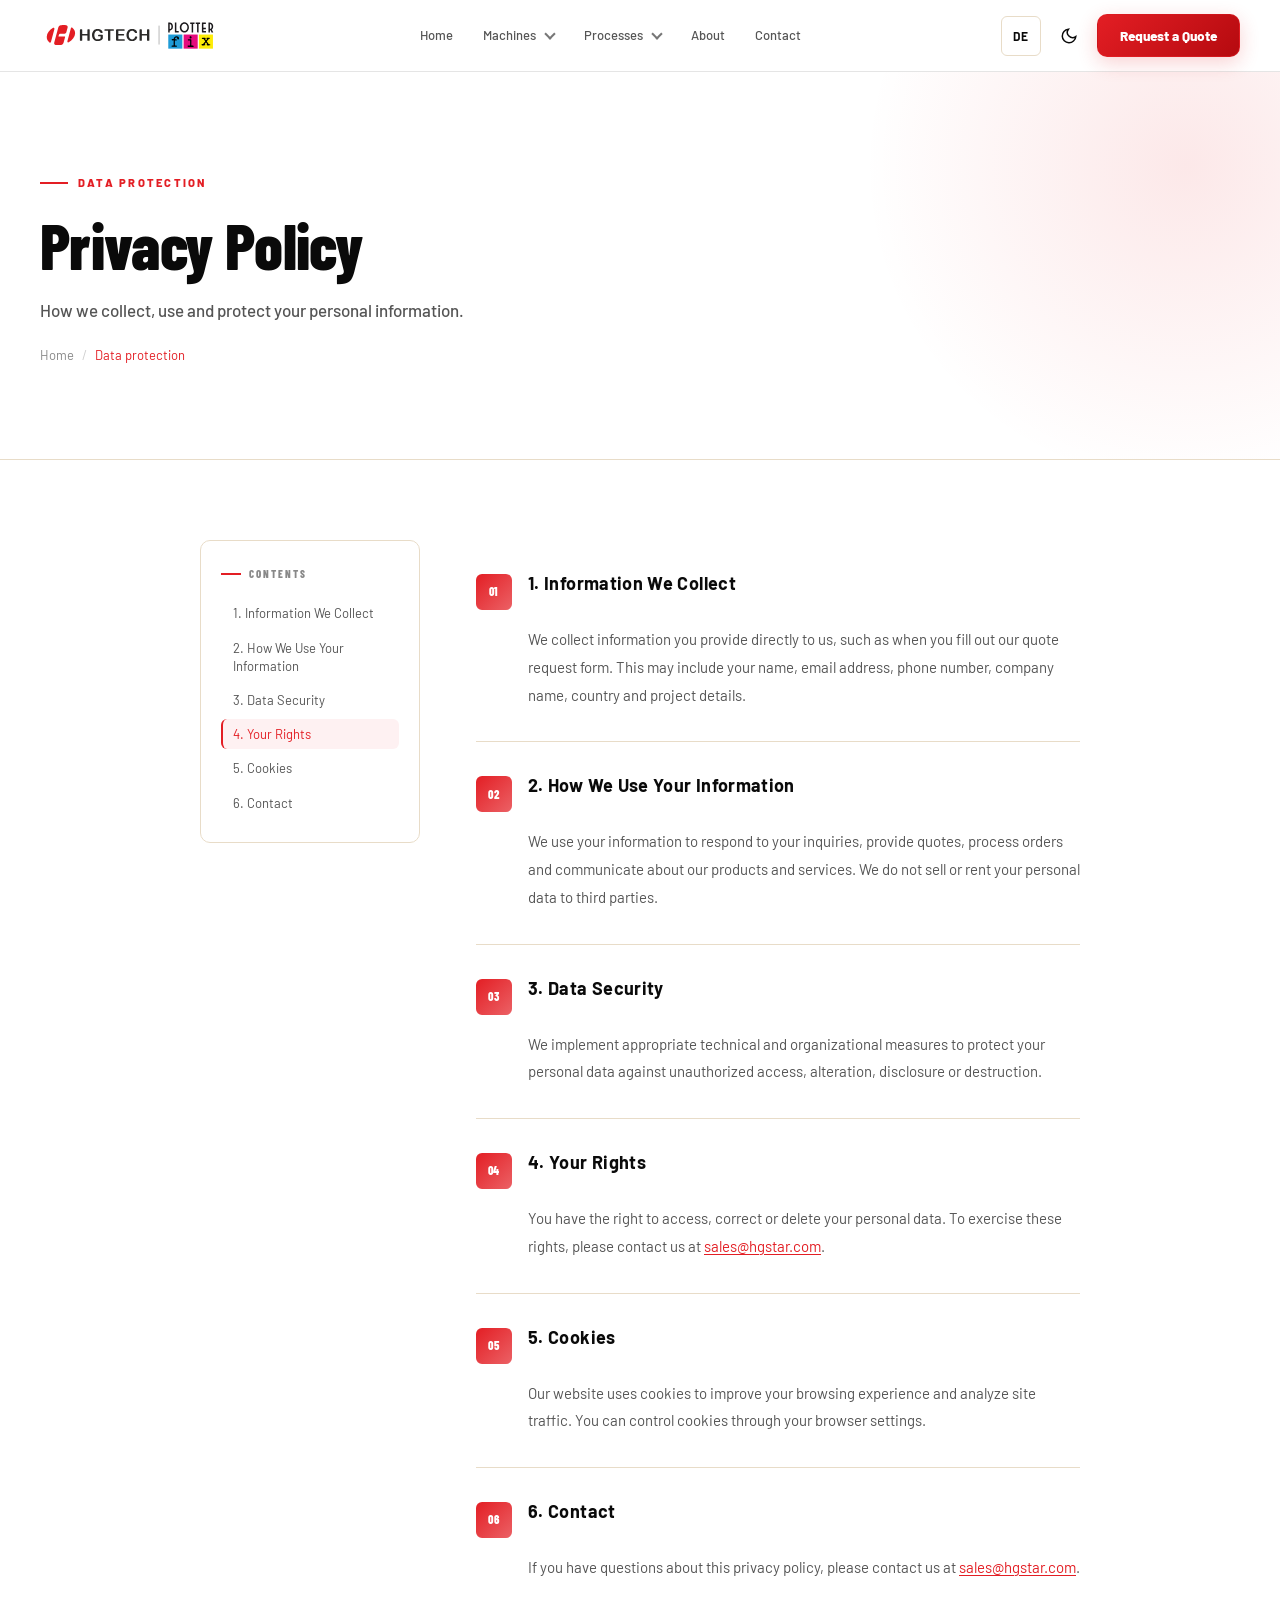
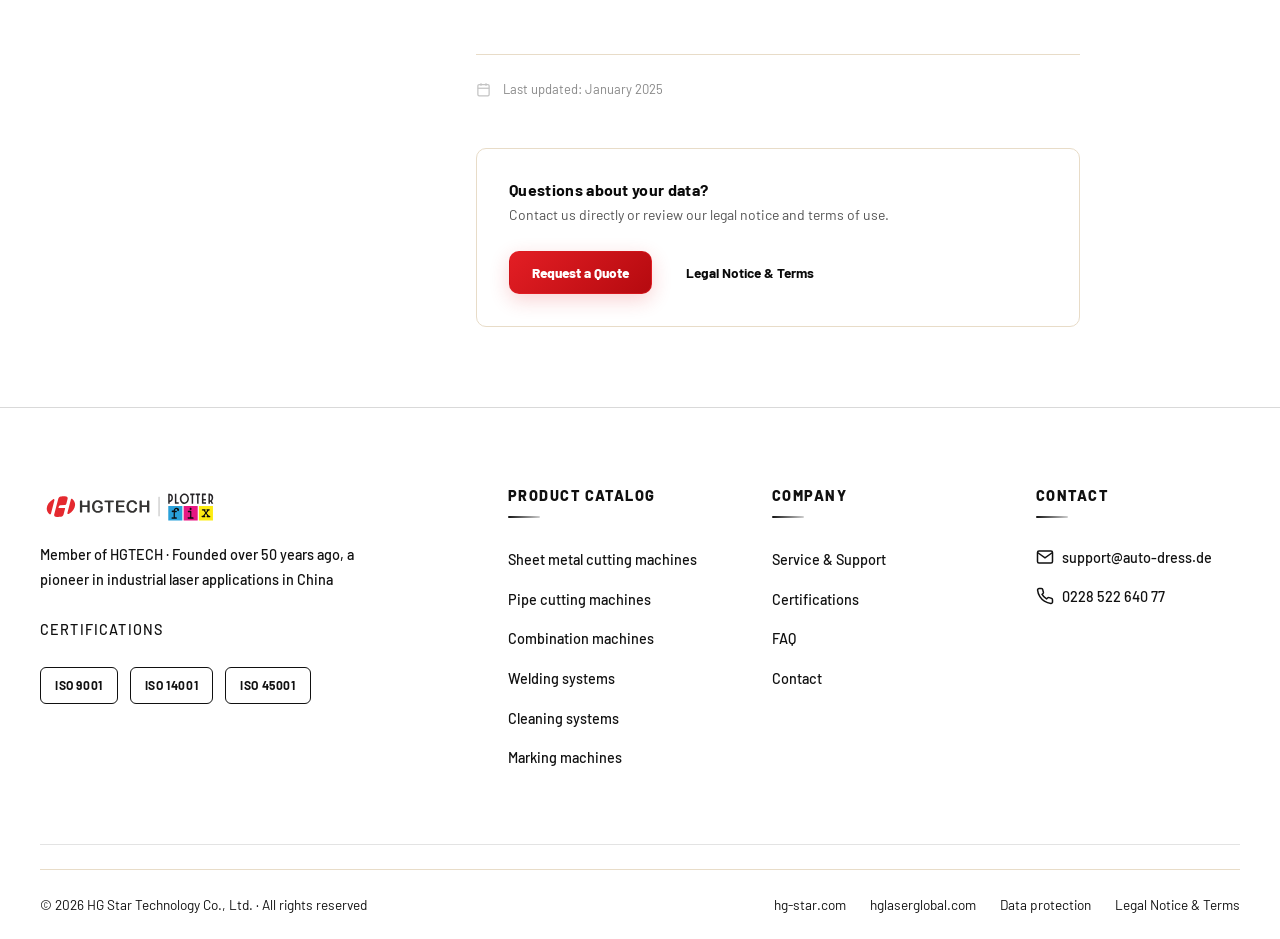
<file: privacy.html>
<!DOCTYPE html>
<html lang="en">
<head>
<meta charset="UTF-8">
<meta name="viewport" content="width=device-width, initial-scale=1.0">
<title>Privacy Policy | HG Star Technology</title>
<meta name="robots" content="index,follow,max-image-preview:large">
<meta name="description" content="Privacy policy for HG Star Technology website.">
<link rel="canonical" href="https://www.hgstar.com/privacy.html">
<meta property="og:type" content="website">
<meta property="og:url" content="https://www.hgstar.com/privacy.html">
<meta property="og:title" content="Privacy Policy | HG Star Technology">
<meta property="og:description" content="Privacy policy for HG Star Technology website.">
<meta property="og:image" content="https://www.hgstar.com/img/hero/laser-cutting-hero.webp">
<meta name="twitter:card" content="summary_large_image">
<meta name="twitter:title" content="Privacy Policy | HG Star Technology">
<meta name="twitter:image" content="https://www.hgstar.com/img/hero/laser-cutting-hero.webp">
<meta name="twitter:description" content="Privacy policy for HG Star Technology website.">
<link rel="preconnect" href="https://fonts.googleapis.com">
<link rel="preconnect" href="https://fonts.gstatic.com" crossorigin>
<link href="https://fonts.googleapis.com/css2?family=Barlow:wght@300;400;500;600;700&family=Barlow+Condensed:wght@500;600;700&display=swap" rel="stylesheet">
<link rel="stylesheet" href="css/styles.css">
<style>
  /* Legal / Privacy shared layout */
  .legal-layout {
    display: grid;
    grid-template-columns: 220px 1fr;
    gap: 56px;
    align-items: start;
  }
  .legal-toc {
    position: sticky;
    top: calc(var(--header-height) + 24px);
    background: #ffffff;
    border: 1px solid var(--border-light);
    border-radius: var(--radius-md);
    padding: 24px 20px;
  }
  [data-theme="dark"] .legal-toc,
  html.dark .legal-toc {
    background: #000000;
  }
  .legal-toc-title {
    font-family: var(--font-display);
    font-size: 0.68rem;
    font-weight: 800;
    text-transform: uppercase;
    letter-spacing: 0.18em;
    color: var(--text-muted);
    margin-bottom: 16px;
    display: flex;
    align-items: center;
    gap: 8px;
  }
  .legal-toc-title::before {
    content: '';
    display: block;
    width: 20px;
    height: 2px;
    background: var(--red);
    flex-shrink: 0;
  }
  .legal-toc ul {
    display: flex;
    flex-direction: column;
    gap: 4px;
  }
  .legal-toc a {
    display: block;
    font-size: 0.8125rem;
    color: var(--text-secondary);
    padding: 6px 10px;
    border-radius: var(--radius-sm);
    border-left: 2px solid transparent;
    transition: all var(--transition-base);
    line-height: 1.4;
  }
  .legal-toc a:hover,
  .legal-toc a.active {
    color: var(--red);
    border-left-color: var(--red);
    background: rgba(227, 30, 36, 0.06);
  }
  .legal-section {
    scroll-margin-top: calc(var(--header-height) + 24px);
    padding: 32px 0;
    border-bottom: 1px solid var(--border-light);
  }
  .legal-section:last-of-type {
    border-bottom: none;
  }
  .legal-section-header {
    display: flex;
    align-items: flex-start;
    gap: 16px;
    margin-bottom: 16px;
  }
  .legal-section-num {
    flex-shrink: 0;
    width: 36px;
    height: 36px;
    background: linear-gradient(135deg, var(--red) 0%, rgba(227,30,36,0.7) 100%);
    color: #fff;
    border-radius: var(--radius-sm);
    font-family: var(--font-display);
    font-size: 0.75rem;
    font-weight: 800;
    display: flex;
    align-items: center;
    justify-content: center;
    letter-spacing: 0.05em;
    margin-top: 2px;
  }
  .legal-section-title {
    font-family: var(--font-body);
    font-size: 1.125rem;
    font-weight: 700;
    color: var(--text-primary);
    line-height: 1.3;
  }
  .legal-section-body {
    color: var(--text-secondary);
    line-height: 1.85;
    font-size: 0.9375rem;
    padding-left: 52px;
  }
  .legal-section-body a {
    color: var(--red);
    text-decoration: underline;
    text-decoration-thickness: 1px;
    text-underline-offset: 2px;
  }
  .legal-meta {
    display: flex;
    align-items: center;
    gap: 12px;
    margin-top: 40px;
    padding-top: 24px;
    border-top: 1px solid var(--border-light);
    font-size: 0.8125rem;
    color: var(--text-muted);
  }
  .legal-meta svg { flex-shrink: 0; opacity: 0.5; }
  .legal-cta-box {
    margin-top: 48px;
    background: #ffffff;
    border: 1px solid var(--border-light);
    border-radius: var(--radius-md);
    padding: 32px;
    display: flex;
    align-items: center;
    justify-content: space-between;
    gap: 24px;
    flex-wrap: wrap;
  }
  [data-theme="dark"] .legal-cta-box,
  html.dark .legal-cta-box {
    background: #000000;
  }
  .legal-cta-box-text h3 {
    font-family: var(--font-body);
    font-size: 1rem;
    font-weight: 700;
    color: var(--text-primary);
    margin-bottom: 6px;
  }
  .legal-cta-box-text p {
    font-size: 0.875rem;
    color: var(--text-secondary);
    line-height: 1.6;
  }
  @media (max-width: 900px) {
    .legal-layout {
      grid-template-columns: 1fr;
    }
    .legal-toc {
      position: static;
    }
    .legal-section-body {
      padding-left: 0;
    }
  }
</style>
</head>
<body>
<a href="#main-content" class="skip-link">Skip to main content</a>
<header class="site-header" role="banner">
  <div class="container header-inner">
    <a href="index.html" class="header-logo" aria-label="HG Star Technology Home">
      <img id="brand-logo-img" src="img/logo/HGTECHlogo.svg" alt="HG Star Technology" class="brand-logo" width="180" height="44" fetchpriority="high" decoding="async">
    </a>
    <nav class="main-nav" role="navigation" aria-label="Main navigation">
      <a href="index.html" class="nav-link" data-i18n="nav.home">Home</a>
      <div class="nav-item has-dropdown">
        <button class="nav-link nav-trigger" type="button" aria-expanded="false" aria-haspopup="true" aria-controls="dd-machines">
          <span data-i18n="nav.machines">Machines</span>
          <span class="nav-caret" aria-hidden="true"></span>
        </button>
        <div class="nav-dropdown" id="dd-machines" role="menu" aria-label="Machines">
          <a href="plate-cutting.html" class="nav-dd-link" role="menuitem" data-i18n="nav.sheetMetalCutting">Sheet metal cutting</a>
          <a href="tube-cutting.html" class="nav-dd-link" role="menuitem" data-i18n="nav.pipeCutting">Pipe cutting</a>
          <a href="combined-machines.html" class="nav-dd-link" role="menuitem" data-i18n="nav.combination">Combination</a>
        </div>
      </div>
      <div class="nav-item has-dropdown">
        <button class="nav-link nav-trigger" type="button" aria-expanded="false" aria-haspopup="true" aria-controls="dd-processes">
          <span data-i18n="nav.processes">Processes</span>
          <span class="nav-caret" aria-hidden="true"></span>
        </button>
        <div class="nav-dropdown" id="dd-processes" role="menu" aria-label="Processes">
          <a href="laser-welding.html" class="nav-dd-link" role="menuitem" data-i18n="nav.welding">Welding</a>
          <a href="laser-cleaning.html" class="nav-dd-link" role="menuitem" data-i18n="nav.cleaning">Cleaning</a>
          <a href="laser-marking.html" class="nav-dd-link" role="menuitem" data-i18n="nav.marking">Marking</a>
        </div>
      </div>
      <a href="about.html" class="nav-link" data-i18n="nav.about">About</a>
      <a href="contact.html" class="nav-link" data-i18n="nav.contact">Contact</a>
    </nav>
    <div class="header-actions">
      <button class="language-toggle" onclick="toggleLanguage()" aria-label="Switch to German" type="button">DE</button>
      <button class="theme-toggle" onclick="toggleTheme()" aria-label="Toggle dark mode" type="button">
        <svg class="icon-moon" width="18" height="18" viewBox="0 0 24 24" fill="none" stroke="currentColor" stroke-width="2"><path d="M21 12.79A9 9 0 1 1 11.21 3 7 7 0 0 0 21 12.79z"/></svg>
        <svg class="icon-sun" width="18" height="18" viewBox="0 0 24 24" fill="none" stroke="currentColor" stroke-width="2"><circle cx="12" cy="12" r="5"/><line x1="12" y1="1" x2="12" y2="3"/><line x1="12" y1="21" x2="12" y2="23"/><line x1="4.22" y1="4.22" x2="5.64" y2="5.64"/><line x1="18.36" y1="18.36" x2="19.78" y2="19.78"/><line x1="1" y1="12" x2="3" y2="12"/><line x1="21" y1="12" x2="23" y2="12"/><line x1="4.22" y1="19.78" x2="5.64" y2="18.36"/><line x1="18.36" y1="5.64" x2="19.78" y2="4.22"/></svg>
      </button>
      <a href="contact.html" class="btn btn-primary btn-sm" style="display:flex" data-i18n="header.requestQuote">Request Quote</a>
      <button class="hamburger" aria-expanded="false" aria-controls="mobileMenu" aria-label="Open menu" type="button" onclick="(function(btn){var m=document.getElementById('mobileMenu');if(!m)return;var open=!m.classList.contains('is-open');m.classList.toggle('is-open',open);m.setAttribute('aria-hidden',String(!open));btn.setAttribute('aria-expanded',String(open));document.body.style.overflow=open?'hidden':'';})(this)"><span></span><span></span><span></span></button>
    </div>
  </div>
</header>
<div class="mobile-menu" id="mobileMenu" role="dialog" aria-label="Mobile navigation" aria-hidden="true">
  <nav class="mnav" aria-label="Mobile menu">
    <a href="index.html" class="nav-link" data-i18n="nav.home">Home</a>
    <div class="mnav-group">
      <button class="mnav-accordion" type="button" aria-expanded="false" aria-controls="mnav-machines" onclick="(function(btn){var id=btn.getAttribute('aria-controls');var panel=id&&document.getElementById(id);if(!panel)return;var open=btn.getAttribute('aria-expanded')!=='true';btn.setAttribute('aria-expanded',String(open));panel.classList.toggle('is-open',open);})(this)">
        <span data-i18n="nav.machines">Machines</span>
        <span class="mnav-caret" aria-hidden="true"></span>
      </button>
      <div class="mnav-panel" id="mnav-machines">
        <a href="plate-cutting.html" class="mnav-link" data-i18n="nav.sheetMetalCutting">Sheet metal cutting</a>
        <a href="tube-cutting.html" class="mnav-link" data-i18n="nav.pipeCutting">Pipe cutting</a>
        <a href="combined-machines.html" class="mnav-link" data-i18n="nav.combination">Combination</a>
      </div>
    </div>
    <div class="mnav-group">
      <button class="mnav-accordion" type="button" aria-expanded="false" aria-controls="mnav-processes" onclick="(function(btn){var id=btn.getAttribute('aria-controls');var panel=id&&document.getElementById(id);if(!panel)return;var open=btn.getAttribute('aria-expanded')!=='true';btn.setAttribute('aria-expanded',String(open));panel.classList.toggle('is-open',open);})(this)">
        <span data-i18n="nav.processes">Processes</span>
        <span class="mnav-caret" aria-hidden="true"></span>
      </button>
      <div class="mnav-panel" id="mnav-processes">
        <a href="laser-welding.html" class="mnav-link" data-i18n="nav.welding">Welding</a>
        <a href="laser-cleaning.html" class="mnav-link" data-i18n="nav.cleaning">Cleaning</a>
        <a href="laser-marking.html" class="mnav-link" data-i18n="nav.marking">Marking</a>
      </div>
    </div>
    <a href="about.html" class="nav-link" data-i18n="nav.about">About</a>
    <a href="contact.html" class="nav-link" data-i18n="nav.contact">Contact</a>
  </nav>
  <a href="contact.html" class="btn btn-primary" data-i18n="header.requestQuote">Request Quote</a>
</div>

<main id="main-content">

  <!-- Page Header -->
  <section class="page-header">
    <div class="container">
      <div class="page-header-label" data-i18n="footer.dataProtection">Privacy Policy</div>
      <h1 data-i18n="privacy.title">Privacy Policy</h1>
      <p data-i18n="privacy.description">How we collect, use and protect your personal information.</p>
      <!-- Breadcrumb -->
      <nav aria-label="Breadcrumb" style="margin-top:20px">
        <ol style="display:flex;gap:8px;align-items:center;list-style:none;font-size:0.8125rem;color:var(--text-muted)">
          <li><a href="index.html" style="color:var(--text-muted);transition:color var(--transition-base)" data-i18n="nav.home">Home</a></li>
          <li aria-hidden="true" style="opacity:0.4">/</li>
          <li aria-current="page" style="color:var(--red)" data-i18n="footer.dataProtection">Privacy Policy</li>
        </ol>
      </nav>
    </div>
  </section>

  <!-- Content -->
  <section class="section">
    <div class="container container-narrow">
      <div class="legal-layout">

        <!-- Sticky TOC -->
        <aside class="legal-toc" aria-label="Table of contents">
          <div class="legal-toc-title" data-i18n="legal.tocTitle">Contents</div>
          <ul>
            <li><a href="#priv1" data-toc="priv1" data-i18n="privacy.sec1Title">1. Information We Collect</a></li>
            <li><a href="#priv2" data-toc="priv2" data-i18n="privacy.sec2Title">2. How We Use Your Information</a></li>
            <li><a href="#priv3" data-toc="priv3" data-i18n="privacy.sec3Title">3. Data Security</a></li>
            <li><a href="#priv4" data-toc="priv4" data-i18n="privacy.sec4Title">4. Your Rights</a></li>
            <li><a href="#priv5" data-toc="priv5" data-i18n="privacy.sec5Title">5. Cookies</a></li>
            <li><a href="#priv6" data-toc="priv6" data-i18n="privacy.sec6Title">6. Contact</a></li>
          </ul>
        </aside>

        <!-- Sections -->
        <div>
          <article id="priv1" class="legal-section">
            <div class="legal-section-header">
              <span class="legal-section-num">01</span>
              <h2 class="legal-section-title" data-i18n="privacy.sec1Title">Information We Collect</h2>
            </div>
            <div class="legal-section-body" data-i18n="privacy.sec1Text">We collect information you provide directly to us, such as when you fill out our quote request form. This may include your name, email address, phone number, company name, country and project details.</div>
          </article>

          <article id="priv2" class="legal-section">
            <div class="legal-section-header">
              <span class="legal-section-num">02</span>
              <h2 class="legal-section-title" data-i18n="privacy.sec2Title">How We Use Your Information</h2>
            </div>
            <div class="legal-section-body" data-i18n="privacy.sec2Text">We use your information to respond to your inquiries, provide quotes, process orders and communicate about our products and services. We do not sell or rent your personal data to third parties.</div>
          </article>

          <article id="priv3" class="legal-section">
            <div class="legal-section-header">
              <span class="legal-section-num">03</span>
              <h2 class="legal-section-title" data-i18n="privacy.sec3Title">Data Security</h2>
            </div>
            <div class="legal-section-body" data-i18n="privacy.sec3Text">We implement appropriate technical and organizational measures to protect your personal data against unauthorized access, alteration, disclosure or destruction.</div>
          </article>

          <article id="priv4" class="legal-section">
            <div class="legal-section-header">
              <span class="legal-section-num">04</span>
              <h2 class="legal-section-title" data-i18n="privacy.sec4Title">Your Rights</h2>
            </div>
            <div class="legal-section-body" data-i18n="privacy.sec4Text">You have the right to access, correct or delete your personal data. To exercise these rights, please contact us at <a href="mailto:sales@hgstar.com">sales@hgstar.com</a>.</div>
          </article>

          <article id="priv5" class="legal-section">
            <div class="legal-section-header">
              <span class="legal-section-num">05</span>
              <h2 class="legal-section-title" data-i18n="privacy.sec5Title">Cookies</h2>
            </div>
            <div class="legal-section-body" data-i18n="privacy.sec5Text">Our website uses cookies to improve your browsing experience and analyze site traffic. You can control cookies through your browser settings.</div>
          </article>

          <article id="priv6" class="legal-section">
            <div class="legal-section-header">
              <span class="legal-section-num">06</span>
              <h2 class="legal-section-title" data-i18n="privacy.sec6Title">Contact</h2>
            </div>
            <div class="legal-section-body" data-i18n="privacy.sec6Text">If you have questions about this privacy policy, please contact us at <a href="mailto:sales@hgstar.com">sales@hgstar.com</a>.</div>
          </article>

          <!-- Last updated -->
          <div class="legal-meta">
            <svg width="15" height="15" viewBox="0 0 24 24" fill="none" stroke="currentColor" stroke-width="2"><rect x="3" y="4" width="18" height="18" rx="2"/><line x1="16" y1="2" x2="16" y2="6"/><line x1="8" y1="2" x2="8" y2="6"/><line x1="3" y1="10" x2="21" y2="10"/></svg>
            <span data-i18n="privacy.lastUpdated">Last updated: January 2025</span>
          </div>

          <!-- CTA box -->
          <div class="legal-cta-box">
            <div class="legal-cta-box-text">
              <h3 data-i18n="privacy.ctaTitle">Questions about your data?</h3>
              <p data-i18n="privacy.ctaText">Contact us directly or review our legal notice and terms of use.</p>
            </div>
            <div style="display:flex;gap:12px;flex-wrap:wrap">
              <a href="contact.html" class="btn btn-primary btn-sm" data-i18n="header.requestQuote">Contact Us</a>
              <a href="legal.html" class="btn btn-outline btn-sm" data-i18n="footer.legalNotice">Legal Notice</a>
            </div>
          </div>

        </div>
      </div>
    </div>
  </section>

</main>

<footer class="site-footer" role="contentinfo">
  <div class="container">
    <div class="footer-grid">
      <div class="footer-brand">
        <a href="index.html" class="footer-logo-link" aria-label="HG Star Technology Home">
          <img class="footer-brand-logo-theme footer-brand-logo" src="img/logo/HGTECHlogo.svg" alt="HG Star Technology" width="180" height="44" loading="lazy" decoding="async">
        </a>
        <p class="footer-member" data-i18n="footer.tagline">Member of HGTECH · Founded over 50 years ago, a pioneer in industrial laser applications in China</p>
        <div style="margin-top: 16px; margin-bottom: 16px;">
          <p class="footer-cert-label" data-i18n="footer.certifications">Certifications</p>
          <div style="display: flex; gap: 12px; flex-wrap: wrap;">
            <div class="footer-cert-badge">ISO 9001</div>
            <div class="footer-cert-badge">ISO 14001</div>
            <div class="footer-cert-badge">ISO 45001</div>
          </div>
        </div>
      </div>
      <div>
        <h4 class="footer-title" data-i18n="footer.productCatalog">Product Catalog</h4>
        <ul class="footer-links">
          <li><a href="plate-cutting.html" data-i18n="footer.sheetMetalCutting">Sheet metal cutting machines</a></li>
          <li><a href="tube-cutting.html" data-i18n="footer.pipeCutting">Pipe cutting machines</a></li>
          <li><a href="combined-machines.html" data-i18n="footer.combinationMachines">Combination machines</a></li>
          <li><a href="laser-welding.html" data-i18n="footer.weldingSystems">Welding systems</a></li>
          <li><a href="laser-cleaning.html" data-i18n="footer.cleaningSystems">Cleaning systems</a></li>
          <li><a href="laser-marking.html" data-i18n="footer.markingMachines">Marking machines</a></li>
        </ul>
      </div>
      <div>
        <h4 class="footer-title" data-i18n="footer.company">Company</h4>
        <ul class="footer-links">
          <li><a href="about.html#service" data-i18n="footer.serviceSupport">Service & Support</a></li>
          <li><a href="about.html#certifications" data-i18n="footer.certLink">Certifications</a></li>
          <li><a href="contact.html#faq" data-i18n="footer.faq">FAQ</a></li>
          <li><a href="contact.html" data-i18n="footer.contact">Contact</a></li>
        </ul>
      </div>
      <div>
        <h4 class="footer-title" data-i18n="footer.contactTitle">Contact</h4>
        <ul class="footer-contact">
          <li style="display: flex; align-items: flex-start; gap: 8px; margin-bottom: 16px;">
            <svg viewBox="0 0 24 24" fill="none" stroke="currentColor" stroke-width="2" width="16" height="16" style="flex-shrink: 0; margin-top: 2px;"><path d="M4 4h16c1.1 0 2 .9 2 2v12c0 1.1-.9 2-2 2H4c-1.1 0-2-.9-2-2V6c0-1.1.9-2 2-2z"/><polyline points="22,6 12,13 2,6"/></svg>
            <span><a href="mailto:support@auto-dress.de" style="color: rgba(255,255,255,0.6); text-decoration: none; font-weight: 500;" data-i18n="footer.email">support@auto-dress.de</a></span>
          </li>
          <li style="display: flex; align-items: flex-start; gap: 8px; margin-bottom: 16px;">
            <svg viewBox="0 0 24 24" fill="none" stroke="currentColor" stroke-width="2" width="16" height="16" style="flex-shrink: 0; margin-top: 2px;"><path d="M22 16.92v3a2 2 0 0 1-2.18 2 19.79 19.79 0 0 1-8.63-3.07 19.5 19.5 0 0 1-6-6 19.79 19.79 0 0 1-3.07-8.67A2 2 0 0 1 4.11 2h3a2 2 0 0 1 2 1.72 12.84 12.84 0 0 0 .7 2.81 2 2 0 0 1-.45 2.11L8.09 9.91a16 16 0 0 0 6 6l1.27-1.27a2 2 0 0 1 2.11-.45 12.84 12.84 0 0 0 2.81.7A2 2 0 0 1 22 16.92z"/></svg>
            <span><a href="tel:+492285226407 7" style="color: rgba(255,255,255,0.6); text-decoration: none; font-weight: 500;" data-i18n="footer.phone">0228 522 640 77</a></span>
          </li>
          <li style="font-size: 0.85rem; color: rgba(255,255,255,0.5); margin-bottom: 12px;" data-i18n="footer.businessHours">Mon–Fri · 08:00–18:00 CST</li>
        </ul>
      </div>
    </div>
    <div class="footer-bottom" style="flex-direction: column; gap: 16px; align-items: flex-start; border-top: 1px solid var(--border-light); padding-top: 24px; margin-top: 24px;">
      <div style="display: flex; justify-content: space-between; align-items: center; width: 100%; flex-wrap: wrap; gap: 16px;">
        <span class="footer-copyright" data-i18n="footer.copyright">© 2026 HG Star Technology Co., Ltd. · All rights reserved</span>
        <div class="footer-bottom-links" style="display: flex; gap: 24px; align-items: center; flex-wrap: wrap;">
          <a href="https://www.hg-star.com" data-i18n="footer.website">hg-star.com</a>
          <a href="https://www.hglaserglobal.com" data-i18n="footer.globalWebsite">hglaserglobal.com</a>
          <a href="privacy.html" data-i18n="footer.dataProtection">Data protection</a>
          <a href="legal.html" data-i18n="footer.legalNotice">Legal Notice & Terms</a>
        </div>
      </div>
    </div>
  </div>
</footer>

<script src="js/theme.js"></script>
<script src="js/i18n.js"></script>
<script src="js/nav.js"></script>
<script src="js/main.js"></script>
<script>initTheme();</script>
<script>
  // Highlight active TOC link on scroll
  (function () {
    var sections = document.querySelectorAll('.legal-section[id]');
    var tocLinks = document.querySelectorAll('.legal-toc a[data-toc]');
    if (!sections.length || !tocLinks.length) return;
    var observer = new IntersectionObserver(function (entries) {
      entries.forEach(function (entry) {
        if (entry.isIntersecting) {
          tocLinks.forEach(function (a) { a.classList.remove('active'); });
          var active = document.querySelector('.legal-toc a[data-toc="' + entry.target.id + '"]');
          if (active) active.classList.add('active');
        }
      });
    }, { rootMargin: '-20% 0px -70% 0px' });
    sections.forEach(function (s) { observer.observe(s); });
  })();
</script>
</body>
</html>
</file>
<file: css/styles.css>
/* ========================================
   HG STAR TECHNOLOGY - Industrial Laser Catalog
   Professional B2B Multi-Page Website
   ======================================== */

@import url('tokens.css');

/* ──────────────────────────────────────────────────────
   VIEW TRANSITIONS API - Smooth Theme Switch Animation
   Circular reveal effect from top-right theme toggle
   ────────────────────────────────────────────────────── */
@keyframes theme-reveal {
  from {
    clip-path: circle(0% at calc(100% - 3rem) 3rem);
  }
  to {
    clip-path: circle(150% at calc(100% - 3rem) 3rem);
  }
}

/* Hide old theme state during transition */
::view-transition-old(root) {
  animation: none;
}

/* Animate new theme state with circular reveal */
::view-transition-new(root) {
  animation: theme-reveal 1.4s cubic-bezier(0.76, 0, 0.24, 1);
}


/* ---- Reset & Base ---- */
*, *::before, *::after { box-sizing: border-box; margin: 0; padding: 0; }
html { scroll-behavior: smooth; font-size: 16px; }
body {
  font-family: var(--font-body);
  background: var(--bg-primary);
  color: var(--text-primary);
  line-height: 1.6;
  -webkit-font-smoothing: antialiased;
  -moz-osx-font-smoothing: grayscale;
  overflow-x: hidden;
}

/* prevent horizontal jitter on small screens */
main { overflow-x: clip; }
a { text-decoration: none; color: inherit; transition: color var(--transition-base); }
img { max-width: 100%; height: auto; display: block; }
ul, ol { list-style: none; }
button { cursor: pointer; border: none; background: none; font-family: inherit; color: inherit; }
input, textarea, select { font-family: inherit; font-size: inherit; }
:focus-visible { outline: 2px solid var(--red); outline-offset: 2px; }

/* ---- Typography ---- */
h1, h2, h3, h4, h5, h6 { font-family: var(--font-display); line-height: 1.1; letter-spacing: 0.02em; overflow-wrap: break-word; word-break: break-word; }
h1 { font-size: clamp(2.5rem, 5vw, 4.5rem); }
h2 { font-size: clamp(2rem, 4vw, 3.5rem); }
h3 { font-size: clamp(1.25rem, 2.5vw, 1.75rem); }
h4 { font-size: clamp(1rem, 2vw, 1.25rem); }

/* ---- Skip Link (Accessibility) ---- */
.skip-link {
  position: absolute; top: -100%; left: 0;
  background: var(--red); color: #fff;
  padding: 12px 24px; z-index: 10000;
  font-weight: 600; font-size: 0.875rem;
  border-radius: 0 0 var(--radius-sm) 0;
}
.skip-link:focus { top: 0; }

/* ---- Page Loader ---- */
@keyframes spin-cw  { to { transform: rotate(360deg); } }
@keyframes spin-ccw { to { transform: rotate(-360deg); } }
@keyframes pulse-icon {
  0%, 100% { opacity: 1; transform: scale(1); filter: drop-shadow(0 0 8px rgba(227,30,36,0.9)); }
  50%       { opacity: 0.65; transform: scale(0.87); filter: drop-shadow(0 0 18px rgba(227,30,36,1)); }
}
@keyframes spark-fly {
  0%   { transform: translate(0,0) scale(1.3); opacity: 1; }
  65%  { opacity: 0.7; }
  100% { transform: translate(var(--sx),var(--sy)) scale(0); opacity: 0; }
}
@keyframes scanline {
  0%   { top: -3px; opacity: 0; }
  6%   { opacity: 1; }
  94%  { opacity: 0.7; }
  100% { top: 100%; opacity: 0; }
}
@keyframes glow-pulse {
  0%, 100% { opacity: 0.12; transform: scale(1); }
  50%       { opacity: 0.24; transform: scale(1.18); }
}
@keyframes brand-in {
  0%   { opacity: 0; letter-spacing: 0.55em; }
  100% { opacity: 1; letter-spacing: 0.25em; }
}
@keyframes brand-sub-in {
  0%   { opacity: 0; transform: translateY(7px); }
  100% { opacity: 0.75; transform: translateY(0); }
}
@keyframes status-blink {
  0%, 49% { opacity: 1; }
  50%, 100% { opacity: 0.3; }
}
@keyframes crosshair-pulse {
  0%, 100% { opacity: 0.2; }
  50%       { opacity: 0.55; }
}
@keyframes ring-glow {
  0%, 100% { box-shadow: 0 0 6px rgba(227,30,36,0.25); }
  50%       { box-shadow: 0 0 16px rgba(227,30,36,0.55); }
}

.page-loader {
  position: fixed;
  inset: 0;
  display: flex;
  align-items: center;
  justify-content: center;
  background:
    repeating-linear-gradient(0deg, rgba(227,30,36,0.03) 0px, rgba(227,30,36,0.03) 1px, transparent 1px, transparent 44px),
    repeating-linear-gradient(90deg, rgba(227,30,36,0.03) 0px, rgba(227,30,36,0.03) 1px, transparent 1px, transparent 44px),
    #080808;
  z-index: 9999;
  opacity: 1;
  visibility: visible;
  transition: opacity 0.8s cubic-bezier(0.4, 0, 0.2, 1), visibility 0.8s;
  overflow: hidden;
}
.page-loader.hide {
  opacity: 0;
  visibility: hidden;
}
.loader-bg-glow {
  position: absolute;
  width: 420px;
  height: 420px;
  border-radius: 50%;
  background: radial-gradient(circle, rgba(227,30,36,0.18) 0%, transparent 68%);
  animation: glow-pulse 3s ease-in-out infinite;
  pointer-events: none;
}
.loader-scanline {
  position: absolute;
  left: 0;
  right: 0;
  height: 2px;
  background: linear-gradient(90deg, transparent 0%, rgba(227,30,36,0.5) 20%, rgba(255,80,80,1) 50%, rgba(227,30,36,0.5) 80%, transparent 100%);
  box-shadow: 0 0 14px rgba(227,30,36,0.9), 0 0 32px rgba(227,30,36,0.35);
  animation: scanline 3.2s linear infinite;
  pointer-events: none;
}
.loader-wrapper {
  position: relative;
  display: flex;
  flex-direction: column;
  align-items: center;
  gap: 26px;
  z-index: 1;
}
.loader-container {
  position: relative;
  width: 160px;
  height: 160px;
}
.loader-core {
  position: absolute;
  inset: 0;
  display: flex;
  align-items: center;
  justify-content: center;
}
.loader-ring {
  position: absolute;
  border-radius: 50%;
  border: 2px solid transparent;
}
.loader-ring-1 {
  inset: 0;
  border-top-color: var(--red);
  border-right-color: rgba(227,30,36,0.35);
  animation: spin-cw 1.6s linear infinite, ring-glow 2.2s ease-in-out infinite;
}
.loader-ring-2 {
  inset: 16px;
  border-top-color: var(--red-light);
  border-left-color: rgba(255,85,85,0.3);
  animation: spin-ccw 2.1s linear infinite;
}
.loader-ring-3 {
  inset: 32px;
  border-bottom-color: var(--red-dark);
  border-right-color: rgba(181,10,15,0.35);
  animation: spin-cw 2.8s linear infinite;
}
.loader-ring-4 {
  inset: 48px;
  border: 1px solid transparent;
  border-top-color: rgba(227,30,36,0.65);
  border-bottom-color: rgba(227,30,36,0.2);
  animation: spin-ccw 1.4s linear infinite;
}
.loader-crosshair-h,
.loader-crosshair-v {
  position: absolute;
  animation: crosshair-pulse 1.9s ease-in-out infinite;
  pointer-events: none;
}
.loader-crosshair-h {
  left: 18%;
  right: 18%;
  top: 50%;
  height: 1px;
  transform: translateY(-50%);
  background: linear-gradient(90deg, transparent, rgba(227,30,36,0.55), transparent);
}
.loader-crosshair-v {
  top: 18%;
  bottom: 18%;
  left: 50%;
  width: 1px;
  transform: translateX(-50%);
  background: linear-gradient(180deg, transparent, rgba(227,30,36,0.55), transparent);
}
.loader-center {
  position: relative;
  z-index: 2;
  width: 50px;
  height: 50px;
  display: flex;
  align-items: center;
  justify-content: center;
  background: radial-gradient(circle, rgba(227,30,36,0.18) 0%, transparent 70%);
  border-radius: 50%;
}
.loader-icon {
  color: var(--red);
  animation: pulse-icon 1.4s cubic-bezier(0.4, 0, 0.6, 1) infinite;
}
.loader-sparks {
  position: absolute;
  inset: 0;
  pointer-events: none;
}
.spark {
  position: absolute;
  border-radius: 50%;
  top: 50%;
  left: 50%;
}
.spark-1 { width:5px; height:5px; margin:-2.5px 0 0 -2.5px; background:var(--red);      --sx:76px;  --sy:0px;   box-shadow:0 0 6px var(--red);      animation:spark-fly 1.2s ease-out 0s    infinite; }
.spark-2 { width:3px; height:3px; margin:-1.5px 0 0 -1.5px; background:#ff6060;         --sx:54px;  --sy:54px;  animation:spark-fly 1.45s ease-out 0.18s infinite; }
.spark-3 { width:4px; height:4px; margin:-2px   0 0 -2px;   background:var(--red);      --sx:0px;   --sy:76px;  box-shadow:0 0 6px var(--red);      animation:spark-fly 1.3s ease-out 0.35s infinite; }
.spark-4 { width:3px; height:3px; margin:-1.5px 0 0 -1.5px; background:#ff4040;         --sx:-54px; --sy:54px;  animation:spark-fly 1.5s ease-out 0.52s infinite; }
.spark-5 { width:5px; height:5px; margin:-2.5px 0 0 -2.5px; background:var(--red);      --sx:-76px; --sy:0px;   box-shadow:0 0 6px var(--red);      animation:spark-fly 1.2s ease-out 0.7s  infinite; }
.spark-6 { width:3px; height:3px; margin:-1.5px 0 0 -1.5px; background:#ff6060;         --sx:-54px; --sy:-54px; animation:spark-fly 1.4s ease-out 0.88s infinite; }
.spark-7 { width:4px; height:4px; margin:-2px   0 0 -2px;   background:var(--red);      --sx:0px;   --sy:-76px; box-shadow:0 0 6px var(--red);      animation:spark-fly 1.6s ease-out 1.05s infinite; }
.spark-8 { width:3px; height:3px; margin:-1.5px 0 0 -1.5px; background:#ff4040;         --sx:54px;  --sy:-54px; animation:spark-fly 1.3s ease-out 1.22s infinite; }
.loader-brand {
  display: flex;
  flex-direction: column;
  align-items: center;
  gap: 5px;
  animation: brand-in 0.9s cubic-bezier(0.2, 0, 0, 1) 0.25s both;
}
.loader-brand-main {
  font-family: var(--font-display);
  font-size: 1.55rem;
  font-weight: 700;
  color: #fff;
  letter-spacing: 0.25em;
  line-height: 1;
}
.loader-brand-sub {
  font-family: var(--font-display);
  font-size: 0.63rem;
  font-weight: 500;
  color: var(--red);
  letter-spacing: 0.48em;
  animation: brand-sub-in 0.9s cubic-bezier(0.2, 0, 0, 1) 0.45s both;
}
.loader-progress-track {
  width: 200px;
  height: 2px;
  background: rgba(255,255,255,0.08);
  border-radius: 2px;
  overflow: hidden;
}
.loader-progress-bar {
  height: 100%;
  width: 0%;
  background: linear-gradient(90deg, var(--red-dark), var(--red), #ff6666);
  border-radius: 2px;
  transition: width 0.35s ease;
  box-shadow: 0 0 10px rgba(227,30,36,0.85), 0 0 20px rgba(227,30,36,0.4);
}
.loader-status {
  font-family: var(--font-display);
  font-size: 0.6rem;
  font-weight: 500;
  letter-spacing: 0.22em;
  color: rgba(255,255,255,0.38);
  animation: status-blink 1.1s steps(1) infinite;
  margin: 0;
}

/* ---- Container ---- */
.container {
  max-width: var(--container-max);
  margin: 0 auto;
  padding: 0 clamp(1rem, 4vw, 2.5rem);
}
.container-narrow { max-width: 960px; }

/* ---- Header ---- */
.site-header {
  position: fixed; top: 0; left: 0; right: 0;
  height: var(--header-height);
  background: #ffffff;
  border-bottom: 1px solid #e5e5e5;
  z-index: 1000;
  transition: background var(--transition-base), border-color var(--transition-base);
  box-shadow: 0 2px 8px rgba(0,0,0,0.06);
}
[data-theme="dark"] .site-header,
html.dark .site-header {
  background: #000000;
  border-bottom-color: rgba(255,255,255,0.08);
}
.header-inner {
  display: flex; align-items: center; justify-content: space-between;
  height: 100%;
}
.header-logo {
  display: flex; align-items: center; gap: 12px;
  flex-shrink: 0;
}
.brand-logo {
  width: 180px;
  height: auto;
  object-fit: contain;
  display: block;
}
[data-theme="dark"] .brand-logo,
html.dark .brand-logo,
[data-theme="dark"] .footer-brand-logo,
html.dark .footer-brand-logo {
  border-radius: 6px;
  padding: 3px 8px;
}
.logo-mark {
  width: 40px; height: 40px;
  background: linear-gradient(135deg, var(--red) 0%, var(--red-dark) 100%);
  border-radius: var(--radius-sm);
  display: flex; align-items: center; justify-content: center;
  color: #fff; font-family: var(--font-display);
  font-size: 1.25rem; letter-spacing: 0.05em;
  font-weight: 700;
  box-shadow: 0 4px 12px rgba(227,30,36,0.2);
}
.logo-text { line-height: 1.2; }
.logo-name {
  font-family: var(--font-display);
  font-size: 1.5rem; letter-spacing: 0.04em;
  color: var(--text-primary);
}
.logo-tagline {
  font-size: 0.625rem; letter-spacing: 0.08em;
  text-transform: uppercase; color: var(--text-muted);
  font-weight: 500;
}

/* Logo HG/STAR Split Styling */
.logo-hg {
  color: var(--red);
  font-weight: 800;
}
.logo-star {
  color: var(--logo-star-color);
  font-weight: 800;
}

/* Footer Member Text */
.footer-member {
  font-size: 0.9rem;
  line-height: 1.7;
  margin-bottom: 16px;
  color: var(--text-muted);
}

/* Footer Certifications Label */
.footer-cert-label {
  font-size: 0.75rem;
  font-weight: 800;
  color: var(--text-muted);
  text-transform: uppercase;
  letter-spacing: 0.08em;
  margin-bottom: 10px;
}

/* Footer Certification Badges */
.footer-cert-badge {
  padding: 8px 14px;
  background: rgba(224, 26, 26, 0.1);
  border: 1px solid rgba(224, 26, 26, 0.2);
  border-radius: 6px;
  font-size: 0.75rem;
  font-weight: 700;
  text-transform: uppercase;
  letter-spacing: 0.05em;
  color: var(--text-primary);
}

/* Navigation */
.main-nav { display: flex; align-items: center; gap: 2px; }
.main-nav .nav-link,
.main-nav .nav-trigger,
.main-nav .nav-dd-link {
  transition: none !important;
}
.main-nav .nav-link::after,
.main-nav .nav-trigger::after {
  transition: none !important;
}
.nav-link {
  padding: 8px 14px;
  font-size: 0.8125rem; font-weight: 500;
  color: var(--text-secondary);
  border-radius: var(--radius-sm);
  transition: all var(--transition-fast);
  white-space: nowrap;
  position: relative;
}
.nav-link::after {
  content: '';
  position: absolute;
  bottom: 0; left: 50%;
  width: 0; height: 2px;
  background: var(--red);
  transform: translateX(-50%);
  transition: width var(--transition-base);
}
.nav-link:hover, .nav-link.active {
  color: var(--red); background: rgba(227,30,36,0.06);
}
.nav-link:hover::after, .nav-link.active::after {
  width: calc(100% - 16px);
}

/* ---- Desktop dropdown navigation ---- */
.nav-item { position: relative; display: inline-flex; }
.nav-trigger { display: inline-flex; align-items: center; gap: 10px; }
.nav-trigger::after { content: ''; }
.nav-trigger .nav-caret { display: inline-block; }

/* caret on triggers (button-based) */
.nav-trigger {
  display: inline-flex;
  align-items: center;
  justify-content: center;
}
.nav-trigger::after { content: none; }
.nav-caret {
  width: 8px; height: 8px;
  border-right: 2px solid currentColor;
  border-bottom: 2px solid currentColor;
  transform: rotate(45deg);
  margin-top: -2px;
  opacity: 0.8;
}
.nav-item.is-open > .nav-trigger .nav-caret { transform: rotate(-135deg); }

.nav-dropdown {
  position: absolute;
  top: calc(100% + 10px);
  left: 0;
  min-width: 240px;
  padding: 10px;
  background: #ffffff;
  border: 1px solid var(--border-light);
  border-radius: var(--radius-md);
  box-shadow: var(--shadow-md);
  opacity: 0;
  visibility: hidden;
  transform: translateY(-10px);
  transition: opacity var(--transition-fast), transform var(--transition-fast), visibility var(--transition-fast);
}
[data-theme="dark"] .nav-dropdown,
html.dark .nav-dropdown {
  background: #111111;
}
.nav-dd-link {
  color: #111111;
}
[data-theme="dark"] .nav-dd-link,
html.dark .nav-dd-link {
  color: var(--text-secondary);
}

.nav-item.is-open > .nav-dropdown {
  opacity: 1;
  visibility: visible;
  transform: translateY(0);
}

.nav-dd-link {
  display: flex;
  padding: 10px 12px;
  border-radius: var(--radius-sm);
  font-size: 0.875rem;
  font-weight: 600;
  transition: all var(--transition-fast);
}

.nav-dd-link:hover,
.nav-dd-link:focus-visible {
  background: rgba(227,30,36,0.08);
  color: var(--red);
}

/* Header Actions */
.header-actions { display: flex; align-items: center; gap: 8px; }

/* Language Toggle */
.language-toggle {
  width: 40px; height: 40px;
  border-radius: var(--radius-sm);
  display: flex; align-items: center; justify-content: center;
  color: var(--text-primary);
  background: transparent;
  border: 1.5px solid var(--border-light);
  font-weight: 700;
  font-size: 0.75rem;
  letter-spacing: 0.08em;
  transition: all var(--transition-fast);
  cursor: pointer;
}
.language-toggle:hover {
  background: var(--bg-tertiary);
  color: var(--red);
  border-color: var(--red);
}

/* Theme Toggle */
.theme-toggle {
  width: 40px; height: 40px;
  border-radius: var(--radius-sm);
  display: flex; align-items: center; justify-content: center;
  color: var(--text-primary);
  transition: all var(--transition-fast);
  cursor: pointer;
}
.theme-toggle:hover { background: var(--bg-tertiary); color: var(--red); }
.theme-toggle .icon-moon, .theme-toggle .icon-sun { width: 18px; height: 18px; }

/* Light mode (default): show moon icon */
.theme-toggle .icon-moon { display: block; }
.theme-toggle .icon-sun { display: none; }

/* Dark mode: show sun icon */
[data-theme="dark"] .icon-sun,
html.dark .icon-sun {
  display: block;
}
[data-theme="dark"] .icon-moon,
html.dark .icon-moon {
  display: none;
}

/* CTA Button */
.btn {
  display: inline-flex; align-items: center; justify-content: center; gap: 10px;
  padding: 14px 32px;
  font-size: 0.9rem; font-weight: 700;
  border-radius: var(--radius-md);
  transition: all var(--transition-base);
  white-space: normal;
  overflow-wrap: break-word;
  word-break: break-word;
  position: relative;
  overflow: hidden;
}
.btn::before {
  content: '';
  position: absolute;
  top: 0; left: -100%;
  width: 100%; height: 100%;
  background: rgba(227,30,36,0.15);
  transition: left var(--transition-base);
}
.btn:hover::before { left: 100%; }
.btn-primary {
  background: linear-gradient(135deg, var(--red) 0%, var(--red-dark) 100%);
  color: #fff; font-weight: 800;
  box-shadow: 0 6px 20px rgba(227,30,36,0.2);
  border: 1px solid rgba(227,30,36,0.5);
}
.btn-primary:hover {
  background: var(--red);
  transform: translateY(-4px);
  box-shadow: 0 8px 24px rgba(227,30,36,0.35);
}
.btn-secondary {
  background: transparent; color: var(--text-primary);
  border: 2px solid var(--text-primary); font-weight: 700;
  transition: all var(--transition-base);
}
.btn-secondary:hover {
  border-color: var(--red); color: var(--red); 
  background: rgba(227,30,36,0.1);
  transform: translateY(-4px);
  box-shadow: 0 8px 24px rgba(227,30,36,0.15);
}
.btn-cyan {
  background: linear-gradient(135deg, var(--accent-cyan) 0%, #1179A8 100%);
  color: #fff; font-weight: 800;
  box-shadow: 0 6px 20px rgba(30,155,215,0.2);
  border: 1px solid rgba(30,155,215,0.5);
}
.btn-cyan:hover {
  background: var(--accent-cyan);
  transform: translateY(-4px);
  box-shadow: 0 8px 24px rgba(30,155,215,0.35);
}
.btn-magenta {
  background: linear-gradient(135deg, var(--accent-magenta) 0%, #C20962 100%);
  color: #fff; font-weight: 800;
  box-shadow: 0 6px 20px rgba(229,11,125,0.2);
  border: 1px solid rgba(229,11,125,0.5);
}
.btn-magenta:hover {
  background: var(--accent-magenta);
  transform: translateY(-4px);
  box-shadow: 0 8px 24px rgba(229,11,125,0.35);
}
.btn-ghost {
  background: transparent; color: var(--text-primary);
  border: 1.5px solid var(--text-primary);
  font-weight: 700;
}
.btn-ghost:hover {
  border-color: var(--red);
  background: var(--red);
  color: #fff;
  transform: translateY(-3px);
  box-shadow: 0 8px 24px rgba(227,30,36,0.25);
}
.btn-sm { padding: 10px 22px; font-size: 0.85rem; }
.btn-lg { padding: 18px 42px; font-size: 1.0625rem; }

/* Hamburger */
.hamburger {
  display: none;
  width: 40px; height: 40px;
  flex-direction: column; align-items: center; justify-content: center; gap: 5px;
  border-radius: var(--radius-sm);
}
.hamburger span {
  display: block; width: 20px; height: 2px;
  background: var(--text-primary);
  transition: all var(--transition-base);
  border-radius: 1px;
}
.hamburger[aria-expanded="true"] span:nth-child(1) { transform: rotate(45deg) translate(5px, 5px); }
.hamburger[aria-expanded="true"] span:nth-child(2) { opacity: 0; }
.hamburger[aria-expanded="true"] span:nth-child(3) { transform: rotate(-45deg) translate(5px, -5px); }

/* ---- Mobile Menu ---- */
.mobile-menu {
  display: none;
  position: fixed; top: var(--header-height); left: 0; right: 0; bottom: 0;
  background: var(--bg-primary);
  z-index: 999;
  padding: 24px;
  overflow-y: auto;
}
.mobile-menu {
  padding-bottom: calc(24px + env(safe-area-inset-bottom, 0px));
}
.mobile-menu.is-open { display: block; }
.mobile-menu .nav-link {
  display: block; padding: 16px 0;
  font-size: 1.125rem; font-weight: 600;
  border-bottom: 1px solid var(--border-light);
  border-radius: 0;
}
.mobile-menu .btn { margin-top: 24px; width: 100%; }

/* ---- Mobile menu accordion ---- */
.mobile-menu .mnav { display: flex; flex-direction: column; }
.mnav-group { border-bottom: 1px solid var(--border-light); }

.mnav-accordion {
  width: 100%;
  display: flex;
  align-items: center;
  justify-content: space-between;
  gap: 12px;
  padding: 16px 0;
  font-size: 1.05rem;
  font-weight: 750;
  color: var(--text-primary);
}

.mnav-caret {
  width: 10px; height: 10px;
  border-right: 2px solid currentColor;
  border-bottom: 2px solid currentColor;
  transform: rotate(45deg);
  transition: transform var(--transition-fast);
  opacity: 0.8;
}

.mnav-accordion[aria-expanded="true"] .mnav-caret { transform: rotate(-135deg); }

.mnav-panel {
  display: none;
  padding: 0 0 14px 0;
}

.mnav-panel.is-open { display: block; }

.mnav-link {
  display: block;
  padding: 12px 0 12px 14px;
  font-size: 1rem;
  font-weight: 650;
  color: var(--text-secondary);
  border-left: 2px solid rgba(227,30,36,0.25);
}

.mnav-link:hover,
.mnav-link:focus-visible { color: var(--red); }

/* ---- Premium Slider Section ---- */
/* ---- Premium Slider — Luxury Industrial Stage ---- */
.premium-slider-section {
  padding: 60px 0 26px;
  background: var(--bg-primary);
  border-bottom: 1px solid var(--border-light);
  margin-top: 48px;
  overflow: hidden;
  position: relative;
}
/* Top accent line */
.premium-slider-section::before {
  content: '';
  display: block;
  position: absolute;
  top: 0; left: 0; right: 0;
  height: 2px;
  background: transparent;
  z-index: 3;
}
/* Ambient glow orbs */
.premium-slider-section::after {
  content: '';
  display: block;
  position: absolute;
  inset: 0;
  background:
    radial-gradient(ellipse 60% 55% at 28% 50%, rgba(255,244,227,0.04) 0%, transparent 70%),
    radial-gradient(ellipse 40% 50% at 72% 30%, rgba(255,244,227,0.03) 0%, transparent 65%),
    radial-gradient(ellipse 80% 30% at 50% 100%, rgba(255,244,227,0.02) 0%, transparent 60%);
  pointer-events: none;
  z-index: 0;
}
.premium-slider-section > * {
  position: relative;
  z-index: 1;
}

/* Light theme for premium slider */
[data-theme="light"] .premium-slider-section,
html:not(.dark) .premium-slider-section,
html.light .premium-slider-section {
  background: var(--bg-primary);
  border-bottom: 1px solid var(--border-light);
}
[data-theme="light"] .premium-slider-section::after,
html:not(.dark) .premium-slider-section::after,
html.light .premium-slider-section::after {
  background:
    radial-gradient(ellipse 60% 55% at 28% 50%, rgba(0,0,0,0.03) 0%, transparent 70%),
    radial-gradient(ellipse 40% 50% at 72% 30%, rgba(0,0,0,0.02) 0%, transparent 65%),
    radial-gradient(ellipse 80% 30% at 50% 100%, rgba(0,0,0,0.01) 0%, transparent 60%);
}
[data-theme="light"] .premium-slider-category,
html:not(.dark) .premium-slider-category,
html.light .premium-slider-category {
  background: linear-gradient(135deg, #1a1a1a 0%, #4a4a4a 60%, #1a1a1a 100%);
  -webkit-background-clip: text;
  -webkit-text-fill-color: transparent;
  background-clip: text;
}
[data-theme="light"] .premium-info,
html:not(.dark) .premium-info,
html.light .premium-info {
  color: #1a1a1a;
  background: linear-gradient(135deg, rgba(0,0,0,0.02) 0%, rgba(0,0,0,0.01) 100%);
}
[data-theme="light"] .premium-info h3,
html:not(.dark) .premium-info h3,
html.light .premium-info h3 {
  color: #1a1a1a;
}
[data-theme="light"] #premiumInfoText,
html:not(.dark) #premiumInfoText,
html.light #premiumInfoText {
  color: #4a4a4a;
}
[data-theme="light"] .premium-media::before,
html:not(.dark) .premium-media::before,
html.light .premium-media::before {
  background: radial-gradient(ellipse 55% 45% at 50% 55%, rgba(0,0,0,0.04) 0%, transparent 70%);
}

/* ---- Head ---- */
.premium-slider-head {
  text-align: center;
  margin-bottom: 20px;
  padding: 0 20px;
}
.premium-slider-label {
  display: inline-flex;
  align-items: center;
  gap: 10px;
  font-size: 0.68rem;
  letter-spacing: 0.22em;
  text-transform: uppercase;
  color: var(--text-secondary);
  margin-bottom: 10px;
  font-weight: 700;
  font-family: var(--font-display);
}
.premium-slider-label::before,
.premium-slider-label::after {
  content: '';
  display: inline-block;
  width: 28px;
  height: 1px;
  background: linear-gradient(90deg, transparent, var(--text-secondary));
}
.premium-slider-label::after {
  background: linear-gradient(90deg, var(--text-secondary), transparent);
}
.premium-slider-category {
  font-size: clamp(1.6rem, 3.5vw, 2.4rem);
  font-family: var(--font-display);
  font-weight: 700;
  letter-spacing: 0.06em;
  text-transform: uppercase;
  line-height: 1.1;
  background: linear-gradient(135deg, #f0f0f0 0%, #aaaaaa 60%, #f0f0f0 100%);
  -webkit-background-clip: text;
  -webkit-text-fill-color: transparent;
  background-clip: text;
}

/* ---- Shell / Arrows ---- */
.premium-slider-shell {
  position: relative;
  width: 100%;
}
.premium-slider-arrow {
  width: 42px;
  height: 42px;
  border-radius: 50%;
  border: 1px solid rgba(227,30,36,0.35);
  background: rgba(227,30,36,0.08);
  color: rgba(227,30,36,0.8);
  display: inline-flex;
  align-items: center;
  justify-content: center;
  font-size: 1.1rem;
  transition: all var(--transition-base);
  z-index: 2;
  position: absolute;
  top: 50%;
  transform: translateY(-50%);
  backdrop-filter: blur(6px);
  -webkit-backdrop-filter: blur(6px);
}
.premium-slider-arrow.left { left: 20px; }
.premium-slider-arrow.right { right: 20px; }
.premium-slider-arrow:hover {
  background: rgba(227,30,36,0.22);
  border-color: var(--red-light);
  color: #fff;
  box-shadow: 0 0 18px rgba(227,30,36,0.35);
}

/* ---- Content ---- */
.premium-slider-content {
  display: flex;
  flex-direction: column;
  gap: 20px;
}
.premium-banner {
  width: 100%;
  min-height: 260px;
  border-radius: 0;
  border: 0;
  background: transparent;
  box-shadow: none;
  display: grid;
  grid-template-columns: minmax(340px, 1.3fr) minmax(280px, 1fr);
  grid-template-areas: "media info";
  align-items: center;
  gap: 0;
  position: relative;
}
/* Vertical separator between media and info */
.premium-banner::after {
  content: '';
  position: absolute;
  left: 57%;
  top: 12%;
  bottom: 12%;
  width: 1px;
  background: linear-gradient(180deg, transparent 0%, rgba(227,30,36,0.3) 30%, rgba(227,30,36,0.3) 70%, transparent 100%);
  pointer-events: none;
}

/* ---- Media Area ---- */
.premium-media {
  grid-area: media;
  display: block;
  min-height: 260px;
  padding: 16px 24px;
  background-color: transparent;
  background-repeat: no-repeat;
  background-size: 62%;
  background-position: center center;
  opacity: 0;
  transform: translateX(-120px);
  transition: transform 1.1s cubic-bezier(0.22, 1, 0.36, 1), opacity 1.1s ease;
  position: relative;
}
/* Machine ambient spotlight */
.premium-media::before {
  content: '';
  position: absolute;
  inset: 0;
  background: radial-gradient(ellipse 55% 45% at 50% 55%, rgba(255,244,227,0.06) 0%, transparent 70%);
  pointer-events: none;
}
.premium-media.is-ready {
  opacity: 1;
  transform: translateX(0);
}
.premium-media:hover {
  transform: translateX(0) scale(1.015);
}

/* ---- Info Panel ---- */
.premium-info {
  grid-area: info;
  color: #f0f0f0;
  padding: 22px 28px 22px 32px;
  min-height: 260px;
  display: flex;
  flex-direction: column;
  justify-content: center;
  background: linear-gradient(135deg, rgba(255,255,255,0.03) 0%, rgba(255,255,255,0.01) 100%);
  border-left: 0;
  opacity: 0;
  transform: translateX(20px);
  transition: opacity 0.5s ease, transform 0.5s ease;
}
.premium-info.is-visible {
  opacity: 1;
  transform: translateX(0);
}
.premium-info h3 {
  font-size: clamp(1.1rem, 2vw, 1.5rem);
  font-family: var(--font-display);
  font-weight: 600;
  letter-spacing: 0.04em;
  text-transform: uppercase;
  margin-bottom: 14px;
  color: #e8e8e8;
}
#premiumInfoText {
  font-size: 0.88rem;
  line-height: 1.7;
  color: rgba(176,176,176,0.9);
}
/* Dark mode explicit overrides for info text */
[data-theme="dark"] .premium-info h3,
html.dark .premium-info h3 { color: #e8e8e8; }
[data-theme="dark"] #premiumInfoText,
html.dark #premiumInfoText { color: rgba(176,176,176,0.9); }

/* ---- Info Typography Elements ---- */
.premium-right-top {
  display: inline-flex;
  align-items: center;
  gap: 7px;
  font-size: 0.66rem;
  letter-spacing: 0.18em;
  text-transform: uppercase;
  color: var(--red-light);
  margin-bottom: 10px;
  font-weight: 800;
  font-family: var(--font-display);
}
.premium-right-top::before {
  content: '';
  display: inline-block;
  width: 18px;
  height: 1.5px;
  background: var(--red-light);
  flex-shrink: 0;
}
.premium-right-metric {
  font-size: clamp(2.6rem, 5vw, 4.8rem);
  line-height: 0.95;
  font-weight: 900;
  letter-spacing: -0.03em;
  margin-bottom: 16px;
  font-family: var(--font-display);
  background: linear-gradient(135deg, #ff4444 0%, var(--red) 40%, #880000 100%);
  -webkit-background-clip: text;
  -webkit-text-fill-color: transparent;
  background-clip: text;
  filter: drop-shadow(0 0 20px rgba(227,30,36,0.4));
}
.premium-right-badge {
  display: inline-flex;
  align-items: center;
  gap: 6px;
  border-radius: 3px;
  background: rgba(227,30,36,0.12);
  border: 1px solid rgba(227,30,36,0.38);
  color: var(--red-light);
  padding: 6px 12px;
  font-size: 0.62rem;
  font-weight: 800;
  letter-spacing: 0.1em;
  text-transform: uppercase;
  font-family: var(--font-display);
  margin-bottom: 12px;
}
.premium-right-badge::before {
  content: '';
  display: inline-block;
  width: 5px;
  height: 5px;
  border-radius: 50%;
  background: var(--red-light);
  box-shadow: 0 0 6px var(--red-light);
  animation: premiumPulse 2s ease-in-out infinite;
}

/* ---- Dots ---- */
.premium-slider-dots {
  display: flex;
  justify-content: center;
  align-items: center;
  gap: 6px;
  padding: 0 16px;
}
.premium-dot {
  width: 24px;
  height: 3px;
  border-radius: 2px;
  border: 0;
  background: rgba(255,255,255,0.15);
  opacity: 1;
  transition: width var(--transition-base), background var(--transition-base), box-shadow var(--transition-base);
}
.premium-dot.is-active {
  width: 36px;
  background: var(--red-light);
  box-shadow: 0 0 8px rgba(224,45,45,0.5);
}

/* ---- Animations ---- */
.premium-pop {
  animation: premiumPop 0.45s ease;
}
@keyframes premiumPop {
  0% { opacity: 0; transform: translateY(10px); }
  100% { opacity: 1; transform: translateY(0); }
}
@keyframes premiumPulse {
  0%, 100% { opacity: 1; transform: scale(1); }
  50% { opacity: 0.5; transform: scale(0.7); }
}

/* ---- Hero Split Layout ---- */
.hero-split {
  display: flex;
  flex-direction: row;
  align-items: stretch;
  overflow: hidden;
}
.hero-split-left {
  flex: 1;
  background: transparent;
}
.hero-split-right {
  position: relative;
  width: 55%;
  min-height: 100vh;
  min-height: 100svh;
  display: flex;
  align-items: center;
  overflow: hidden;
  flex-shrink: 0;
}
.hero-split-right .hero-bg-video {
  position: absolute;
  inset: -15%;
  width: 100%;
  height: 130%;
  object-fit: cover;
  object-position: center;
  z-index: 0;
  will-change: transform;
}
.hero-split-right .hero-overlay {
  position: absolute;
  inset: 0;
  z-index: 1;
}
.hero-split-content {
  position: relative;
  z-index: 2;
  padding: calc(var(--header-height) + 60px) 60px 60px 48px;
  color: #fff;
}
.hero-split-title {
  color: var(--red);
  font-size: clamp(2.2rem, 4vw, 3.6rem);
  font-weight: 800;
  line-height: 1.1;
  margin-bottom: 24px;
}
.hero-split-content .hero-desc {
  color: rgba(255,255,255,0.8);
  margin-left: 0;
  margin-right: 0;
  max-width: 520px;
}
.hero-split-content .hero-actions {
  justify-content: flex-start;
}
.hero-split-content .hero-stats-row {
  margin-left: 0;
  margin-right: 0;
  max-width: 100%;
  border-top-color: rgba(255,255,255,0.13);
}
.hero-split-content .hero-stat {
  text-align: left;
  flex: 0 1 auto;
  padding-right: 28px;
}
.hero-split-content .hero-stat + .hero-stat {
  padding-left: 28px;
  border-left: 1px solid rgba(255,255,255,0.13);
}
.hero-split-content .hero-stat::before { display: none; }
@media (max-width: 900px) {
  .hero-split { flex-direction: column; }
  .hero-split-left { display: none; }
  .hero-split-right { width: 100%; min-height: 100vh; }
  .hero-split-content { padding: calc(var(--header-height) + 40px) 24px 48px; }
}

/* ---- Hero New (split layout) ---- */
.hero-new {
  display: flex;
  flex-direction: row;
  align-items: stretch;
  min-height: 100vh;
  min-height: 100svh;
  overflow: hidden;
  background: #000000;
  padding: 0;
}
.hero-new-left {
  flex: 1 1 55%;
  display: flex;
  flex-direction: column;
  justify-content: center;
  padding: calc(var(--header-height) + 56px) 48px 64px 320px;
  background: #000000;
  box-sizing: border-box;
  width: 100%;
}
/* Power badge */
.hero-new-badge {
  display: inline-flex;
  align-self: flex-start;
  align-items: center;
  gap: 8px;
  background: #0d0d0d;
  border: 1px solid rgba(220,38,38,0.35);
  color: #fff;
  font-size: 0.78rem;
  font-weight: 700;
  letter-spacing: 0.08em;
  text-transform: uppercase;
  padding: 7px 14px;
  border-radius: 6px;
  margin-bottom: 24px;
  width: auto;
}
.hero-new-badge svg { color: var(--red); flex-shrink: 0; }
.hero-new-badge strong { color: var(--red); }
.hero-new-title {
  font-family: 'Barlow Condensed', 'Barlow', sans-serif;
  font-size: clamp(2.4rem, 5vw, 4.2rem);
  font-weight: 800;
  line-height: 1.05;
  color: #fff;
  margin: 0 0 12px;
  text-transform: uppercase;
  letter-spacing: -0.01em;
}
.hero-new-title .text-red { color: var(--red); }
.hero-new-sub {
  font-size: 1.05rem;
  font-weight: 700;
  color: rgba(255,255,255,0.85);
  margin: 0 0 8px;
  letter-spacing: 0.04em;
  text-transform: uppercase;
}
.hero-new-sub strong { color: var(--red); }
.hero-new-desc {
  font-size: 1rem;
  color: rgba(255,255,255,0.6);
  line-height: 1.6;
  margin: 0 0 28px;
}
/* Trust icons row */
.hero-new-trust {
  display: flex;
  gap: 20px;
  flex-wrap: wrap;
  margin-bottom: 32px;
}
.hero-new-trust-item {
  display: flex;
  align-items: center;
  gap: 8px;
  font-size: 0.75rem;
  color: rgba(255,255,255,0.65);
  line-height: 1.3;
}
.hero-new-trust-item svg { color: rgba(255,255,255,0.45); flex-shrink: 0; }
/* CTA buttons */
.hero-new-actions {
  display: flex;
  gap: 12px;
  flex-wrap: wrap;
  margin-bottom: 36px;
}
.hero-new-outline-btn {
  background: transparent;
  color: #fff;
  border: 1.5px solid rgba(255,255,255,0.3);
  font-weight: 600;
}
.hero-new-outline-btn:hover {
  background: rgba(255,255,255,0.07);
  border-color: rgba(255,255,255,0.6);
  color: #fff;
}
/* Stats bar */
.hero-new-stats {
  display: flex;
  align-items: center;
  gap: 18px;
  flex-wrap: wrap;
  padding-top: 28px;
  border-top: 1px solid rgba(255,255,255,0.1);
  font-size: 0.88rem;
  color: rgba(255,255,255,0.6);
}
.hero-new-stat {
  display: flex;
  align-items: center;
  gap: 7px;
}
.hero-new-stat strong { color: #fff; }
.hero-new-stat svg { color: rgba(255,255,255,0.35); flex-shrink: 0; }
.hero-new-stat-sep { color: rgba(255,255,255,0.2); font-size: 1.1rem; }
/* Right: full-bleed image */
.hero-new-right {
  flex: 0 0 48%;
  position: relative;
  overflow: hidden;
  min-height: 100vh;
  min-height: 100svh;
  background: #000000;
  display: flex;
  align-items: center;
  justify-content: center;
}
.hero-new-machine-img {
  position: absolute;
  inset: calc(var(--header-height) + 4px) 0 0 0;
  width: 100%;
  height: calc(100% - var(--header-height) - 4px);
  object-fit: cover;
  object-position: center;
  display: block;
  z-index: 1;
}
.hero-new-right-overlay {
  position: absolute;
  inset: 0;
  background: linear-gradient(to right, #000000 0%, rgba(0,0,0,0.85) 35%, rgba(0,0,0,0.4) 60%, transparent 80%);
  z-index: 2;
  pointer-events: none;
}
/* Light mode adjustments */
[data-theme="light"] .hero-new,
html:not(.dark) .hero-new,
html.light .hero-new { background: #ffffff; }
[data-theme="light"] .hero-new-left,
html:not(.dark) .hero-new-left,
html.light .hero-new-left { background: #ffffff; }
[data-theme="light"] .hero-new-right,
html:not(.dark) .hero-new-right,
html.light .hero-new-right { background: #f0f0f0; }
[data-theme="light"] .hero-new-right-overlay,
html:not(.dark) .hero-new-right-overlay,
html.light .hero-new-right-overlay { background: linear-gradient(to right, #ffffff 0%, rgba(255,255,255,0.85) 35%, rgba(255,255,255,0.4) 60%, transparent 80%); }
[data-theme="light"] .hero-new-title,
html:not(.dark) .hero-new-title,
html.light .hero-new-title { color: #111; }
[data-theme="light"] .hero-new-sub,
html:not(.dark) .hero-new-sub,
html.light .hero-new-sub { color: #111; }
[data-theme="light"] .hero-new-desc,
html:not(.dark) .hero-new-desc,
html.light .hero-new-desc { color: rgba(0,0,0,0.6); }
[data-theme="light"] .hero-new-trust-item,
html:not(.dark) .hero-new-trust-item,
html.light .hero-new-trust-item { color: #111; }
[data-theme="light"] .hero-new-trust-item svg,
html:not(.dark) .hero-new-trust-item svg,
html.light .hero-new-trust-item svg { color: #111; }
[data-theme="light"] .hero-new-stats,
html:not(.dark) .hero-new-stats,
html.light .hero-new-stats { border-top-color: rgba(0,0,0,0.1); color: rgba(0,0,0,0.55); }
[data-theme="light"] .hero-new-stat strong,
html:not(.dark) .hero-new-stat strong,
html.light .hero-new-stat strong { color: #111; }
[data-theme="light"] .hero-new-badge,
html:not(.dark) .hero-new-badge,
html.light .hero-new-badge { background: #fff; border-color: rgba(220,38,38,0.4); color: #111; width: auto; align-self: flex-start; }
[data-theme="light"] .hero-new-outline-btn,
html:not(.dark) .hero-new-outline-btn,
html.light .hero-new-outline-btn { color: #111; border-color: rgba(0,0,0,0.25); }
[data-theme="light"] .hero-new-outline-btn:hover { background: rgba(0,0,0,0.05); }
[data-theme="light"] .hero-new-right-overlay { background: linear-gradient(to right, #ffffff 0%, rgba(255,255,255,0.85) 35%, rgba(255,255,255,0.4) 60%, transparent 80%); }
/* Responsive */
@media (max-width: 900px) {
  .hero-new { flex-direction: column; min-height: auto; }
  .hero-new-left { flex: none; width: 100%; padding: calc(var(--header-height) + 36px) 24px 40px; }
  .hero-new-right {
    flex: none;
    width: 100%;
    height: 60vw;
    min-height: 260px;
    max-height: 420px;
    position: relative;
    overflow: hidden;
  }
  .hero-new-machine-img {
    position: absolute;
    inset: 0;
    width: 100%;
    height: 100%;
    object-fit: cover;
  }
  .hero-new-right-overlay {
    background: linear-gradient(to bottom, rgba(0,0,0,0.18) 0%, transparent 40%) !important;
  }
}
@media (max-width: 600px) {
  .hero-new-title { font-size: 2.1rem; }
  .hero-new-left { padding: calc(var(--header-height) + 20px) 18px 32px; }
  .hero-new-trust { gap: 10px; flex-wrap: wrap; }
  .hero-new-stats { gap: 10px; flex-direction: column; align-items: flex-start; }
  .hero-new-stat-sep { display: none; }
  .hero-new-right { height: 65vw; min-height: 220px; max-height: 360px; }
}

/* ---- Hero Section ---- */
.hero {
  position: relative;
  width: 100%;
  min-height: 100vh;
  min-height: 100svh;
  display: flex;
  align-items: center;
  overflow: hidden;
  background: #050505;
  color: #fff;
}
[data-theme="light"] .hero,
html:not(.dark) .hero,
html.light .hero {
  background: #050505;
  color: #fff;
}
.hero-bg-video {
  position: absolute;
  top: -15%;
  left: 0;
  width: 100%;
  height: 130%;
  object-fit: cover;
  object-position: center;
  z-index: 0;
  display: block;
  will-change: transform;
}
.hero-bg {
  position: absolute;
  inset: 0;
  background-size: cover;
  background-position: center 30%;
  opacity: 0.22;
  filter: grayscale(0.35);
}
[data-theme="light"] .hero-bg,
html:not(.dark) .hero-bg,
html.light .hero-bg {
  opacity: 0.07;
}
.hero-overlay {
  position: absolute;
  inset: 0;
  background: linear-gradient(160deg,
    rgba(6,6,6,0.82) 0%,
    rgba(6,6,6,0.58) 45%,
    rgba(6,6,6,0.88) 100%);
  pointer-events: none;
}
[data-theme="light"] .hero-overlay,
html:not(.dark) .hero-overlay,
html.light .hero-overlay {
  background: linear-gradient(160deg,
    rgba(6,6,6,0.78) 0%,
    rgba(6,6,6,0.55) 45%,
    rgba(6,6,6,0.82) 100%);
}
.hero-content {
  position: relative;
  z-index: 2;
  padding-top: calc(var(--header-height) + 60px);
  padding-bottom: 72px;
  width: 100%;
}
.hero-grid {
  display: flex;
  flex-direction: column;
  align-items: center;
  text-align: center;
  max-width: 900px;
  margin: 0 auto;
}
.hero-label {
  display: inline-flex; align-items: center; gap: 10px;
  padding: 12px 24px;
  background: rgba(227,30,36,0.15);
  border: 1.5px solid rgba(227,30,36,0.4);
  border-radius: 100px;
  font-size: 0.8rem; font-weight: 800;
  color: #ff5555;
  text-transform: uppercase; letter-spacing: 0.12em;
  margin-bottom: 28px;
  backdrop-filter: blur(4px);
  box-shadow: 0 2px 8px rgba(227,30,36,0.1);
}
[data-theme="light"] .hero-label,
html:not(.dark) .hero-label,
html.light .hero-label {
  background: rgba(227,30,36,0.08);
  border-color: rgba(227,30,36,0.3);
}
.hero-label::before {
  content: '';
  width: 7px; height: 7px;
  background: #ff5555;
  border-radius: 50%;
  animation: pulse 2s infinite;
}
.hero h1 {
  margin-bottom: 24px;
  text-transform: uppercase;
  font-size: clamp(2.4rem, 5.5vw, 4.6rem);
  font-weight: 900;
  line-height: 1.12;
  letter-spacing: -0.025em;
  overflow-wrap: break-word;
  word-break: break-word;
  color: #ffffff;
  text-shadow: 0 4px 24px rgba(0,0,0,0.4);
}
[data-theme="light"] .hero h1,
html:not(.dark) .hero h1,
html.light .hero h1 {
  color: #ffffff;
  text-shadow: 0 4px 24px rgba(0,0,0,0.4);
}
.hero h1 .text-red {
  color: var(--red);
}
.hero h1 span {
  background: linear-gradient(135deg, #ff5555 0%, #ff7777 100%);
  -webkit-background-clip: text;
  -webkit-text-fill-color: transparent;
  background-clip: text;
}
[data-theme="light"] .hero h1 span,
html:not(.dark) .hero h1 span,
html.light .hero h1 span {
  background: linear-gradient(135deg, #E31E24 0%, #ff5555 100%);
  -webkit-background-clip: text;
  -webkit-text-fill-color: transparent;
  background-clip: text;
}
.hero-desc {
  font-size: 1.08rem;
  line-height: 1.8;
  margin-bottom: 36px;
  max-width: 640px;
  margin-left: auto;
  margin-right: auto;
  color: rgba(240,240,240,0.75);
  font-weight: 400;
}
[data-theme="light"] .hero-desc,
html:not(.dark) .hero-desc,
html.light .hero-desc {
  color: rgba(240,240,240,0.8);
}
.hero-actions {
  display: flex;
  gap: 16px;
  flex-wrap: wrap;
  align-items: center;
  justify-content: center;
}
.hero-actions .btn {
  min-width: 180px;
}
.hero .btn-ghost {
  background: transparent;
  color: rgba(240,240,240,0.85);
  border: 1.5px solid rgba(240,240,240,0.3);
  font-weight: 600;
}
[data-theme="light"] .hero .btn-ghost,
html:not(.dark) .hero .btn-ghost,
html.light .hero .btn-ghost {
  color: rgba(240,240,240,0.85);
  border-color: rgba(240,240,240,0.3);
}
.hero .btn-ghost:hover {
  border-color: var(--red);
  color: var(--red);
}
/* Hero stats strip */
.hero-stats-row {
  display: flex;
  align-items: stretch;
  gap: 0;
  margin-top: 56px;
  padding-top: 44px;
  border-top: 1px solid rgba(255,255,255,0.1);
  width: 100%;
  max-width: 720px;
  margin-left: auto;
  margin-right: auto;
}
[data-theme="light"] .hero-stats-row,
html:not(.dark) .hero-stats-row,
html.light .hero-stats-row {
  border-top-color: rgba(255,255,255,0.15);
}
.hero-stat {
  flex: 1;
  text-align: center;
  padding: 0 20px;
  position: relative;
}
.hero-stat + .hero-stat::before {
  content: '';
  position: absolute;
  left: 0; top: 8%; bottom: 8%;
  width: 1px;
  background: rgba(255,255,255,0.13);
}
[data-theme="light"] .hero-stat + .hero-stat::before,
html:not(.dark) .hero-stat + .hero-stat::before,
html.light .hero-stat + .hero-stat::before {
  background: rgba(255,255,255,0.15);
}
.hero-stat-value {
  font-family: var(--font-display);
  font-size: clamp(1.9rem, 3.5vw, 2.6rem);
  font-weight: 900;
  line-height: 1;
  color: var(--red);
  letter-spacing: -0.02em;
}
.hero-stat-label {
  font-size: 0.68rem;
  text-transform: uppercase;
  letter-spacing: 0.14em;
  color: rgba(240,240,240,0.48);
  margin-top: 10px;
  font-weight: 600;
}
[data-theme="light"] .hero-stat-label,
html:not(.dark) .hero-stat-label,
html.light .hero-stat-label {
  color: rgba(255,255,255,0.6);
}

/* ---- FAQ Section ---- */
.faq-section {
  padding: var(--section-pad-y) 0;
  border-top: 1px solid var(--border-light);
  border-bottom: 1px solid var(--border-light);
}
/* Two-column header: title left, description right */
.faq-header {
  display: grid;
  grid-template-columns: 1fr 1fr;
  gap: 48px;
  align-items: end;
  margin-bottom: 60px;
}
.faq-header .section-title { margin-bottom: 0; }
.faq-header-aside {
  padding-bottom: 6px;
  display: flex;
  flex-direction: column;
  gap: 20px;
}
.faq-header-aside p {
  font-size: 1rem;
  color: var(--text-secondary);
  line-height: 1.8;
  font-weight: 400;
}
.faq-count {
  display: inline-flex;
  align-items: center;
  gap: 10px;
  font-family: var(--font-display);
  font-size: 0.68rem;
  font-weight: 800;
  text-transform: uppercase;
  letter-spacing: 0.14em;
  color: var(--text-muted);
}
.faq-count::before {
  content: '';
  display: block;
  width: 28px; height: 2px;
  background: linear-gradient(90deg, var(--red) 0%, rgba(227,30,36,0.2) 100%);
  border-radius: 2px;
  flex-shrink: 0;
}
/* FAQ underline accent matching categories */
.faq-header .section-title::after {
  content: '';
  display: block;
  width: 56px;
  height: 3px;
  background: linear-gradient(90deg, var(--red) 0%, var(--red-light) 60%, transparent 100%);
  border-radius: 3px;
  margin-top: 18px;
}
.faq-list {
  max-width: 820px;
  margin-inline: auto;
  display: flex;
  flex-direction: column;
  gap: 10px;
  counter-reset: faq-num;
}
.faq-item {
  counter-increment: faq-num;
  border: 1.5px solid var(--border-light);
  border-radius: var(--radius-md);
  overflow: hidden;
  background: var(--bg-card);
  transition: border-color 0.35s ease, box-shadow 0.35s ease;
  position: relative;
}
/* Left accent bar — visible when open */
.faq-item::before {
  content: '';
  position: absolute;
  left: 0; top: 0; bottom: 0;
  width: 3px;
  background: linear-gradient(180deg, var(--red) 0%, var(--red-dark) 100%);
  border-radius: 3px 0 0 3px;
  transform: scaleY(0);
  transform-origin: top;
  transition: transform 0.35s cubic-bezier(0.4, 0, 0.2, 1);
  z-index: 2;
}
.faq-item:has([aria-expanded="true"])::before { transform: scaleY(1); }
.faq-item:hover {
  border-color: rgba(227,30,36,0.22);
  box-shadow: 0 6px 20px rgba(0,0,0,0.07);
}
.faq-item:has([aria-expanded="true"]) {
  border-color: rgba(227,30,36,0.35);
  box-shadow: 0 8px 28px rgba(0,0,0,0.09);
}
.faq-question {
  width: 100%;
  display: flex;
  align-items: center;
  gap: 16px;
  padding: 20px 24px 20px 20px;
  font-size: 0.97rem;
  font-weight: 600;
  color: var(--text-primary);
  text-align: left;
  transition: background 0.3s ease, color 0.3s ease;
  background: var(--bg-card);
  cursor: pointer;
}
/* Auto-numbered question indicator */
.faq-question::before {
  content: counter(faq-num, decimal-leading-zero);
  font-family: var(--font-display);
  font-size: 0.6rem;
  font-weight: 800;
  letter-spacing: 0.1em;
  color: var(--red);
  opacity: 0.65;
  flex-shrink: 0;
  min-width: 22px;
}
.faq-question span { flex: 1; }
.faq-question:hover {
  background: rgba(227,30,36,0.03);
  color: var(--red);
}
.faq-item:has([aria-expanded="true"]) .faq-question {
  background: rgba(227,30,36,0.04);
}
.faq-chevron {
  width: 20px;
  height: 20px;
  flex-shrink: 0;
  color: var(--red);
  transition: transform 0.35s cubic-bezier(0.4, 0, 0.2, 1);
}
.faq-question[aria-expanded="true"] .faq-chevron {
  transform: rotate(180deg);
}
.faq-answer {
  padding: 4px 24px 24px 58px;
  font-size: 0.9rem;
  line-height: 1.75;
  color: var(--text-secondary);
  background: rgba(227,30,36,0.02);
}
[data-theme="light"] .faq-answer {
  background: rgba(0,0,0,0.01);
}

/* Hero Stats */
.hero-stats {
  display: grid;
  grid-template-columns: repeat(2, 1fr);
  gap: 20px;
}
.stat-card {
  padding: 32px 0;
  border: none;
  background: transparent;
  backdrop-filter: none;
  box-shadow: none;
}
.stat-value {
  font-family: var(--font-display);
  font-size: 2.8rem;
  color: var(--text-primary);
  line-height: 1;
  font-weight: 800;
}
.stat-value span { 
  background: linear-gradient(135deg, var(--red) 0%, var(--red-dark) 100%);
  -webkit-background-clip: text;
  -webkit-text-fill-color: transparent;
  background-clip: text;
}
.stat-label {
  font-size: 0.85rem;
  color: var(--text-muted);
  margin-top: 12px;
  text-transform: uppercase;
  font-weight: 600;
  letter-spacing: 0.05em;
}

/* ---- Section Styles ---- */
.section {
  padding: var(--section-pad-y) 0;
  background: #ffffff;
}
html.dark .section,
[data-theme="dark"] .section {
  background: #000000;
}
body.about-page .section {
  border-top: 1px solid var(--border-light);
}
.about-service-card {
  background: #ffffff;
  padding: 32px;
  border-radius: var(--radius-md);
  border: 1px solid var(--border-light);
  text-align: center;
  transition: all var(--transition-base);
}
.about-service-card:hover {
  box-shadow: var(--shadow-md);
  border-color: rgba(227,30,36,0.3);
}
[data-theme="dark"] .about-service-card,
html.dark .about-service-card {
  background: #111111;
}
[data-theme="dark"] .about-service-card h4,
html.dark .about-service-card h4 {
  color: #ffffff !important;
}
[data-theme="dark"] .about-service-card p,
html.dark .about-service-card p {
  color: rgba(255,255,255,0.7) !important;
}
.about-stats-section {
  background: #ffffff;
}
[data-theme="dark"] .about-stats-section,
html.dark .about-stats-section {
  background: #000000;
}
body.about-page .page-header {
  border-bottom: 1px solid var(--border-light);
}
body.about-page .page-header .section-header {
  text-align: left;
}
body.about-page .page-header .section-desc {
  margin-left: 0;
}
body.home-page main > * + * {
  border-top: 1px solid var(--border-light);
}
body.home-page .section {
  padding-top: 42px;
}
body.home-page .section-header {
  text-align: center;
}
body.home-page .section-header .section-desc {
  margin-left: 0;
  max-width: 680px;
}
body.home-page .section.section-alt[aria-labelledby="why-heading"] .section-header,
body.home-page .section[aria-labelledby="warranty-heading"] .section-header,
body.home-page .section[aria-labelledby="ind-heading"] .section-header,
body.home-page .section[aria-labelledby="app-heading"] .section-header,
body.home-page #service-export .section-header,
body.home-page #references .section-header,
body.home-page .testimonials-section .section-header {
  text-align: left;
}
html:not(.dark) .section[aria-labelledby="warranty-heading"],
html:not(.dark) .section[aria-labelledby="res-heading"],
html:not(.dark) .section[aria-labelledby="app-heading"],
html:not(.dark) #applications.section-muted,
html:not(.dark) #resources.section-muted,
html:not(.dark) .section.section-alt[aria-labelledby="why-heading"],
html:not(.dark) #service.section-alt,
html:not(.dark) .page-cta-section,
html:not(.dark) #service-export {
  background: #ffffff !important;
}
html.dark .section[aria-labelledby="warranty-heading"],
[data-theme="dark"] .section[aria-labelledby="warranty-heading"],
html.dark .section[aria-labelledby="res-heading"],
[data-theme="dark"] .section[aria-labelledby="res-heading"],
html.dark #service-export,
[data-theme="dark"] #service-export,
html.dark #references,
[data-theme="dark"] #references {
  background: #000000 !important;
}
.section-alt { background: #ffffff; }
[data-theme="dark"] .section-alt,
html.dark .section-alt { background: #000000; }
.section-header {
  margin-bottom: 56px;
}
.section-label {
  display: inline-flex; align-items: center; gap: 14px;
  font-size: 0.72rem; font-weight: 800;
  text-transform: uppercase; letter-spacing: 0.22em;
  color: var(--red);
  margin-bottom: 20px;
  font-family: var(--font-display);
}
.section-label::before {
  content: '';
  width: 40px; height: 2px;
  background: linear-gradient(90deg, var(--red) 0%, rgba(227,30,36,0.2) 100%);
  border-radius: 2px;
  flex-shrink: 0;
}
.section-title {
  color: var(--text-primary);
  margin-bottom: 20px;
  text-transform: uppercase;
  font-weight: 900;
  letter-spacing: -0.02em;
  font-size: clamp(2rem, 4vw, 3.2rem);
  overflow-wrap: break-word;
  word-break: break-word;
  line-height: 1.05;
}
.section-desc {
  font-size: 1rem;
  color: var(--text-secondary);
  max-width: 680px;
  line-height: 1.85;
  font-weight: 400;
}

/* ---- Category Cards ---- */
#categories .section-title::after {
  content: '';
  display: block;
  width: 56px;
  height: 3px;
  background: linear-gradient(90deg, var(--red) 0%, var(--red-light) 60%, transparent 100%);
  border-radius: 3px;
  margin: 18px auto 0;
}
.category-grid {
  display: grid;
  grid-template-columns: repeat(3, 1fr);
  gap: 28px;
  counter-reset: cat-num;
}
.contact-offer-grid {
  grid-template-columns: repeat(2, 1fr);
}
.category-card {
  counter-increment: cat-num;
  position: relative;
  border-radius: var(--radius-lg);
  overflow: hidden;
  background: var(--bg-card);
  border: 1px solid var(--border-light);
  transition: transform 0.4s cubic-bezier(0.2, 0, 0.2, 1), box-shadow 0.4s ease, border-color 0.4s ease;
  box-shadow: var(--shadow-sm);
  display: flex;
  flex-direction: column;
}
.category-card:hover {
  transform: translateY(-10px);
  box-shadow: 0 28px 70px rgba(0,0,0,0.18), 0 0 0 1px rgba(227,30,36,0.22);
  border-color: rgba(227,30,36,0.32);
}

/* Editorial number badge — auto-counted top-right */
.category-card::after {
  content: counter(cat-num, decimal-leading-zero);
  position: absolute;
  top: 14px; right: 14px;
  font-family: var(--font-display);
  font-size: 0.6rem;
  font-weight: 800;
  letter-spacing: 0.12em;
  color: rgba(255,255,255,0.7);
  background: rgba(0,0,0,0.52);
  backdrop-filter: blur(8px);
  -webkit-backdrop-filter: blur(8px);
  padding: 4px 9px;
  border-radius: 4px;
  border: 1px solid rgba(255,255,255,0.1);
  z-index: 10;
  line-height: 1;
  pointer-events: none;
}
.category-card-img {
  height: 250px;
  overflow: hidden;
  position: relative;
  flex-shrink: 0;
}
/* Persistent bottom-up depth gradient */
.category-card-img::before {
  content: '';
  position: absolute;
  inset: 0;
  background: linear-gradient(to top, rgba(0,0,0,0.52) 0%, rgba(0,0,0,0.08) 55%, transparent 100%);
  z-index: 2;
  pointer-events: none;
}
/* Hover: red-tint overlay */
.category-card-img::after {
  content: '';
  position: absolute;
  inset: 0;
  background: linear-gradient(to bottom, rgba(227,30,36,0.2) 0%, rgba(0,0,0,0.12) 100%);
  opacity: 0;
  transition: opacity 0.4s ease;
  pointer-events: none;
  z-index: 3;
}
.category-card:hover .category-card-img::after { opacity: 1; }
.category-card-img img {
  width: 100%; height: 100%;
  object-fit: cover;
  transition: transform 0.9s cubic-bezier(0.4, 0, 0.2, 1), filter 0.6s ease;
}
.category-card:hover .category-card-img img {
  transform: scale(1.08);
  filter: brightness(1.08) contrast(1.04);
}
.category-card-body {
  padding: 26px 28px;
  flex: 1;
  display: flex;
  flex-direction: column;
  position: relative;
}
/* Left accent bar slides down on hover */
.category-card-body::before {
  content: '';
  position: absolute;
  left: 0;
  top: 26px;
  bottom: 26px;
  width: 3px;
  background: linear-gradient(180deg, var(--red) 0%, var(--red-dark) 100%);
  border-radius: 0 3px 3px 0;
  transform: scaleY(0);
  transform-origin: top;
  transition: transform 0.38s cubic-bezier(0.4, 0, 0.2, 1);
}
.category-card:hover .category-card-body::before { transform: scaleY(1); }
.category-card-title {
  font-family: var(--font-display);
  font-size: 1.5rem;
  font-weight: 800;
  letter-spacing: 0.02em;
  text-transform: uppercase;
  color: var(--text-primary);
  margin-bottom: 10px;
}
.category-card-desc {
  font-size: 0.82rem;
  color: var(--text-tertiary);
  line-height: 1.65;
  margin-bottom: 20px;
  flex: 1;
}
.category-card-meta {
  display: flex; align-items: center; justify-content: space-between;
  padding-top: 16px;
  border-top: 1px solid var(--border-light);
  margin-top: auto;
}
.category-card-count {
  font-size: 0.68rem;
  font-family: var(--font-display);
  letter-spacing: 0.08em;
  text-transform: uppercase;
  color: var(--text-muted);
  font-weight: 700;
}
.category-card-link {
  font-size: 0.72rem;
  font-family: var(--font-display);
  font-weight: 800;
  letter-spacing: 0.08em;
  text-transform: uppercase;
  color: var(--red);
  display: flex; align-items: center; gap: 6px;
  transition: gap var(--transition-base), color var(--transition-base);
}
.category-card-link:hover { gap: 10px; color: var(--red-light); }
.category-card-link svg { flex-shrink: 0; transition: transform 0.3s ease; }
.category-card:hover .category-card-link svg { transform: translateX(4px); }

/* Red top accent bar slides in on hover */
.category-card::before {
  content: '';
  position: absolute;
  top: 0; left: 0; right: 0;
  height: 3px;
  background: linear-gradient(90deg, var(--red) 0%, var(--red-light) 100%);
  transform: scaleX(0);
  transform-origin: left;
  transition: transform 0.38s ease;
  z-index: 5;
  border-radius: var(--radius-lg) var(--radius-lg) 0 0;
}
.category-card:hover::before { transform: scaleX(1); }

/* Image overlay: category type tag (top-left) */
.cat-tag {
  position: absolute;
  top: 14px; left: 14px;
  z-index: 4;
  font-size: 0.58rem;
  font-weight: 800;
  letter-spacing: 0.18em;
  text-transform: uppercase;
  color: rgba(255,255,255,0.92);
  background: rgba(10,10,10,0.55);
  border: 1px solid rgba(255,255,255,0.12);
  padding: 5px 11px;
  border-radius: 4px;
  backdrop-filter: blur(8px);
  -webkit-backdrop-filter: blur(8px);
}

/* Image overlay: key spec badge (bottom-right) */
.cat-spec {
  position: absolute;
  bottom: 14px; right: 14px;
  z-index: 4;
  font-family: var(--font-display);
  font-size: 0.68rem;
  font-weight: 700;
  letter-spacing: 0.06em;
  text-transform: uppercase;
  color: #fff;
  background: rgba(227,30,36,0.88);
  padding: 5px 12px;
  border-radius: 4px;
  backdrop-filter: blur(8px);
  -webkit-backdrop-filter: blur(8px);
}

/* Editorial split header for categories section */
.categories-header {
  display: grid;
  grid-template-columns: 1fr 1fr;
  gap: 48px;
  align-items: end;
  margin-bottom: 56px;
}
.categories-header .section-title { margin-bottom: 0; }
.categories-header-desc { padding-bottom: 6px; }
.categories-header-desc .section-desc { margin-bottom: 24px; max-width: 100%; }

/* Header CTA link */
.cat-header-cta {
  display: inline-flex;
  align-items: center;
  gap: 8px;
  font-size: 0.78rem;
  font-weight: 700;
  font-family: var(--font-display);
  letter-spacing: 0.1em;
  text-transform: uppercase;
  color: var(--red);
  border-bottom: 2px solid rgba(227,30,36,0.3);
  padding-bottom: 4px;
  transition: gap var(--transition-base), border-color var(--transition-base), color var(--transition-base);
}
.cat-header-cta:hover {
  gap: 14px;
  color: var(--red-light);
  border-color: var(--red);
}
.cat-header-cta svg { flex-shrink: 0; transition: transform var(--transition-base); }
.cat-header-cta:hover svg { transform: translateX(3px); }

@media (max-width: 768px) {
  .categories-header,
  .faq-header {
    grid-template-columns: 1fr;
    gap: 20px;
    margin-bottom: 40px;
  }
}

/* ---- Product Cards ---- */
.product-grid {
  display: grid;
  grid-template-columns: repeat(auto-fill, minmax(320px, 1fr));
  gap: 28px;
}
.product-card {
  background: var(--bg-card);
  border: 1px solid var(--border-light);
  border-radius: var(--radius-md);
  overflow: hidden;
  transition: border-color var(--transition-base), box-shadow var(--transition-base);
  cursor: pointer;
  box-shadow: var(--shadow-sm);
  position: relative;
}
.product-card:hover {
  box-shadow: var(--shadow-md);
  border-color: var(--border-medium);
}
.product-card-header {
  position: relative;
  height: 200px;
  background: linear-gradient(135deg, var(--bg-secondary) 0%, var(--bg-tertiary) 100%);
  display: flex; align-items: center; justify-content: center;
  overflow: hidden;
}
.product-card-header::before {
  content: '';
  position: absolute;
  inset: 0;
  background: radial-gradient(circle at 30% 30%, rgba(255,255,255,0.25) 0%, transparent 50%);
  opacity: 0;
  transition: opacity var(--transition-base);
  pointer-events: none;
  z-index: 2;
}
.product-card:hover .product-card-header::before { opacity: 1; }
.product-card-header img {
  width: 100%; height: 100%;
  object-fit: cover;
  transition: transform 0.8s cubic-bezier(0.4, 0, 0.2, 1);
}
.product-card:hover .product-card-header img {
  transform: scale(1.02);
}
.product-card-badge {
  position: absolute; top: 16px; left: 16px;
  padding: 7px 15px;
  background: linear-gradient(135deg, rgba(227,30,36,0.95) 0%, rgba(179,10,15,0.95) 100%);
  color: #fff;
  font-size: 0.6875rem; font-weight: 800;
  text-transform: uppercase; letter-spacing: 0.09em;
  border-radius: 100px;
  box-shadow: 0 4px 16px rgba(227,30,36,0.4);
  backdrop-filter: blur(5px);
  border: 0.5px solid rgba(255,255,255,0.2);
  transition: all 0.3s ease;
}
.product-card:hover .product-card-badge {
  transform: translateY(-2px) scale(1.02);
  box-shadow: 0 4px 12px rgba(227,30,36,0.2);
}
.product-card-badge.badge-best { background: linear-gradient(135deg, rgba(217,119,6,0.95) 0%, rgba(180,83,9,0.95) 100%); }
.product-card-badge.badge-entry { background: linear-gradient(135deg, rgba(107,114,128,0.95) 0%, rgba(75,85,99,0.95) 100%); }
.product-card-badge.badge-heavy { background: linear-gradient(135deg, rgba(30,64,175,0.95) 0%, rgba(30,58,138,0.95) 100%); }
.product-card-badge.badge-premium { background: linear-gradient(135deg, rgba(229,11,125,0.95) 0%, rgba(194,9,98,0.95) 100%); }
.product-card-badge.badge-featured { background: linear-gradient(135deg, rgba(30,155,215,0.95) 0%, rgba(17,121,168,0.95) 100%); }
.product-card-body {
  padding: 28px;
}
.product-card-category {
  font-size: 0.7rem; font-weight: 800;
  text-transform: uppercase; letter-spacing: 0.1em;
  color: var(--red);
  margin-bottom: 10px;
}
.product-card-title {
  font-family: var(--font-display);
  font-size: 1.5rem;
  color: var(--text-primary);
  margin-bottom: 6px;
  font-weight: 700;
}
.product-card-subtitle {
  font-size: 0.85rem;
  color: var(--text-secondary);
  margin-bottom: 20px;
  font-weight: 500;
}
.product-card-specs {
  display: grid;
  grid-template-columns: 1fr 1fr;
  gap: 12px;
  margin-bottom: 24px;
}
.spec-item {
  display: flex; flex-direction: column;
  gap: 4px;
  padding: 10px;
  background: rgba(227,30,36,0.03);
  border-radius: var(--radius-sm);
  border: 0.5px solid rgba(227,30,36,0.1);
}
.spec-label {
  font-size: 0.65rem;
  text-transform: uppercase; letter-spacing: 0.08em;
  color: var(--text-muted);
  font-weight: 800;
}
.spec-value {
  font-size: 0.9rem; font-weight: 700;
  color: var(--text-secondary);
}
.spec-item--price {
  background: rgba(227,30,36,0.06);
  border-color: rgba(227,30,36,0.25);
}
.spec-value--price {
  color: var(--red);
  font-size: 1rem;
  font-weight: 800;
  letter-spacing: -0.01em;
}
.product-card-footer {
  display: flex; align-items: center; justify-content: space-between;
  padding-top: 16px;
  border-top: 1px solid var(--border-light);
}
.product-card-price {
  font-size: 0.75rem;
  color: var(--text-muted);
}
.product-card-price strong {
  font-family: var(--font-display);
  font-size: 1.25rem;
  color: var(--text-primary);
}
.product-card-cta {
  font-size: 0.8125rem; font-weight: 600;
  color: var(--red);
  display: flex; align-items: center; gap: 4px;
}
.product-card:hover .product-card-cta { gap: 8px; }

/* ---- Filter Bar (catalog toolbar) ---- */
.filter-bar {
  position: relative;
  top: auto;
  z-index: 100;
  padding: 20px 0 22px;
  background: var(--bg-header);
  backdrop-filter: blur(14px);
  -webkit-backdrop-filter: blur(14px);
  border-bottom: 1px solid var(--border-light);
}
[data-theme="dark"] .filter-bar,
html.dark .filter-bar {
  background: rgba(10, 10, 10, 0.88);
  border-bottom-color: rgba(255, 255, 255, 0.06);
}
.filter-inner {
  display: grid;
  grid-template-columns: minmax(0, 1fr) minmax(220px, 400px);
  column-gap: clamp(16px, 3vw, 32px);
  row-gap: 18px;
  align-items: center;
}
.filter-chips {
  display: flex;
  flex-wrap: wrap;
  gap: 10px;
  align-items: center;
}
.filter-chip {
  padding: 10px 18px;
  font-size: 0.8125rem;
  font-weight: 600;
  font-family: var(--font-body);
  color: var(--text-secondary);
  background: var(--bg-card);
  border: 1px solid var(--border-light);
  border-radius: 8px;
  transition: border-color var(--transition-fast), color var(--transition-fast), background var(--transition-fast), box-shadow var(--transition-fast);
  cursor: pointer;
  letter-spacing: 0.01em;
}
.filter-chip:hover {
  border-color: rgba(227, 30, 36, 0.45);
  color: var(--text-primary);
  background: var(--bg-secondary);
  box-shadow: var(--shadow-sm);
}
.filter-chip.active {
  background: var(--red);
  color: #fff;
  border-color: var(--red);
  box-shadow: 0 4px 14px rgba(227, 30, 36, 0.22);
}
.filter-search {
  position: relative;
  width: 100%;
  max-width: 400px;
  justify-self: end;
}
.filter-search input {
  width: 100%;
  padding: 12px 16px 12px 42px;
  background: var(--bg-card);
  border: 1px solid var(--border-light);
  border-radius: 10px;
  color: var(--text-primary);
  font-size: 0.875rem;
  font-weight: 500;
  transition: border-color var(--transition-fast), box-shadow var(--transition-fast), background var(--transition-fast);
}
.filter-search input::placeholder {
  color: var(--text-muted);
}
.filter-search input:focus {
  border-color: rgba(227, 30, 36, 0.55);
  background: var(--bg-primary);
  outline: none;
  box-shadow: 0 0 0 3px rgba(227, 30, 36, 0.12);
}
.filter-search svg {
  position: absolute;
  left: 14px;
  top: 50%;
  transform: translateY(-50%);
  width: 17px;
  height: 17px;
  color: var(--text-tertiary);
  pointer-events: none;
}
.filter-inner > .filter-advanced {
  grid-column: 1 / -1;
}

/* Advanced catalog filters (spec refiners) */
.filter-advanced {
  margin-top: 4px;
  padding: 20px 22px 22px;
  background: var(--bg-secondary);
  border: 1px solid var(--border-light);
  border-radius: 12px;
  box-shadow: inset 0 1px 0 rgba(255, 255, 255, 0.06);
}
[data-theme="light"] .filter-advanced {
  background: linear-gradient(180deg, var(--bg-secondary) 0%, var(--bg-card) 100%);
  box-shadow: var(--shadow-sm), inset 0 1px 0 rgba(255, 255, 255, 0.85);
}
.filter-advanced-head {
  display: flex;
  flex-wrap: wrap;
  align-items: baseline;
  justify-content: space-between;
  gap: 10px 20px;
  margin-bottom: 18px;
  padding-bottom: 14px;
  border-bottom: 1px solid var(--border-light);
}
.filter-advanced-title {
  font-family: var(--font-display);
  font-size: 0.9375rem;
  font-weight: 700;
  letter-spacing: 0.04em;
  text-transform: uppercase;
  color: var(--text-primary);
}
.filter-advanced-hint {
  font-size: 0.8125rem;
  font-weight: 500;
  color: var(--text-tertiary);
  max-width: 36ch;
  line-height: 1.45;
}
.filter-advanced-grid {
  display: grid;
  grid-template-columns: repeat(auto-fit, minmax(200px, 1fr));
  gap: 16px 24px;
  align-items: end;
}
.filter-field {
  display: flex;
  flex-direction: column;
  gap: 8px;
  min-width: 0;
}
.filter-field-label {
  font-size: 0.6875rem;
  font-weight: 700;
  letter-spacing: 0.1em;
  text-transform: uppercase;
  color: var(--text-muted);
}
.filter-select {
  width: 100%;
  padding: 11px 36px 11px 14px;
  font-size: 0.875rem;
  font-weight: 600;
  font-family: var(--font-body);
  border-radius: 10px;
  border: 1px solid var(--border-light);
  background: var(--bg-card);
  color: var(--text-primary);
  cursor: pointer;
  appearance: none;
  background-image: url("data:image/svg+xml,%3Csvg xmlns='http://www.w3.org/2000/svg' width='16' height='16' viewBox='0 0 24 24' fill='none' stroke='%236b7280' stroke-width='2'%3E%3Cpath d='M6 9l6 6 6-6'/%3E%3C/svg%3E");
  background-repeat: no-repeat;
  background-position: right 12px center;
  background-size: 16px;
  transition: border-color var(--transition-fast), box-shadow var(--transition-fast), background var(--transition-fast);
}
[data-theme="dark"] .filter-select,
html.dark .filter-select {
  background-image: url("data:image/svg+xml,%3Csvg xmlns='http://www.w3.org/2000/svg' width='16' height='16' viewBox='0 0 24 24' fill='none' stroke='%239ca3af' stroke-width='2'%3E%3Cpath d='M6 9l6 6 6-6'/%3E%3C/svg%3E");
}
.filter-select:hover {
  border-color: rgba(227, 30, 36, 0.35);
}
.filter-select:focus {
  outline: none;
  border-color: rgba(227, 30, 36, 0.55);
  box-shadow: 0 0 0 3px rgba(227, 30, 36, 0.12);
}

/* ---- Why HG Tech Section ---- */
.why-hgtech-section {
  background: #ffffff;
  padding: 64px 0;
  border-bottom: 1px solid #eee;
}
[data-theme="dark"] .why-hgtech-section,
html.dark .why-hgtech-section {
  background: #000000;
  border-bottom-color: rgba(255,255,255,0.07);
}
.why-hgtech-inner {
  max-width: 1200px;
  margin: 0 auto;
  padding: 0 48px;
  display: grid;
  grid-template-columns: 1fr 2fr;
  gap: 56px;
  align-items: stretch;
}
.why-hgtech-left {
  display: flex;
  flex-direction: column;
  justify-content: center;
}
.why-hgtech-title {
  font-family: 'Barlow Condensed', 'Barlow', sans-serif;
  font-size: clamp(1.7rem, 2.4vw, 2.4rem);
  font-weight: 800;
  line-height: 1.1;
  color: #111;
  text-transform: uppercase;
  margin: 0 0 16px;
}
[data-theme="dark"] .why-hgtech-title,
html.dark .why-hgtech-title { color: #fff; }
.why-hgtech-desc {
  font-size: 0.92rem;
  color: #555;
  line-height: 1.75;
  margin: 0 0 28px;
}
[data-theme="dark"] .why-hgtech-desc,
html.dark .why-hgtech-desc { color: rgba(255,255,255,0.55); }
.why-hgtech-link {
  display: inline-flex;
  align-self: flex-start;
  align-items: center;
  gap: 6px;
  font-size: 0.88rem;
  font-weight: 600;
  color: #111;
  text-decoration: none;
  border: 1.5px solid #bbb;
  padding: 10px 20px;
  border-radius: 4px;
  transition: border-color 0.2s, color 0.2s;
}
.why-hgtech-link:hover { border-color: #111; }
[data-theme="dark"] .why-hgtech-link,
html.dark .why-hgtech-link { color: #fff; border-color: rgba(255,255,255,0.25); }
[data-theme="dark"] .why-hgtech-link:hover,
html.dark .why-hgtech-link:hover { border-color: #fff; }
.why-hgtech-grid {
  display: grid;
  grid-template-columns: 1fr 1fr;
  grid-template-rows: 1fr 1fr;
  border: 1px solid #e5e5e5;
  border-radius: 6px;
  overflow: hidden;
}
[data-theme="dark"] .why-hgtech-grid,
html.dark .why-hgtech-grid { border-color: rgba(255,255,255,0.1); }
.why-hgtech-card {
  display: flex;
  align-items: flex-start;
  gap: 16px;
  padding: 28px 24px;
  background: #fff;
  border-right: 1px solid #e5e5e5;
  border-bottom: 1px solid #e5e5e5;
  transition: background 0.25s ease, box-shadow 0.25s ease, transform 0.25s ease;
  cursor: default;
}
.why-hgtech-card:nth-child(2n) { border-right: none; }
.why-hgtech-card:nth-child(3),
.why-hgtech-card:nth-child(4) { border-bottom: none; }
.why-hgtech-card:hover {
  background: #fafafa;
  box-shadow: inset 0 0 0 2px var(--red);
}
.why-hgtech-card:hover .why-hgtech-icon { color: var(--red); }
[data-theme="dark"] .why-hgtech-card,
html.dark .why-hgtech-card {
  background: #0d0d0d;
  border-right-color: rgba(255,255,255,0.08);
  border-bottom-color: rgba(255,255,255,0.08);
}
[data-theme="dark"] .why-hgtech-card:hover,
html.dark .why-hgtech-card:hover {
  background: #161616;
  box-shadow: inset 0 0 0 2px var(--red);
}
.why-hgtech-icon {
  flex-shrink: 0;
  color: var(--red);
  margin-top: 3px;
  transition: transform 0.25s ease;
}
.why-hgtech-card-title {
  font-size: 0.85rem;
  font-weight: 800;
  letter-spacing: 0.05em;
  text-transform: uppercase;
  color: #111;
  margin: 0 0 8px;
  line-height: 1.35;
}
[data-theme="dark"] .why-hgtech-card-title,
html.dark .why-hgtech-card-title { color: #fff; }
.why-hgtech-card-desc {
  font-size: 0.875rem;
  color: #666;
  line-height: 1.65;
  margin: 0;
}
[data-theme="dark"] .why-hgtech-card-desc,
html.dark .why-hgtech-card-desc { color: rgba(255,255,255,0.5); }
@media (max-width: 960px) {
  .why-hgtech-inner {
    grid-template-columns: 1fr;
    gap: 36px;
    padding: 0 28px;
  }
  .why-hgtech-section { padding: 48px 0; }
  .why-hgtech-grid { grid-template-columns: 1fr 1fr; }
}
@media (max-width: 500px) {
  .why-hgtech-grid { grid-template-columns: 1fr; }
  .why-hgtech-card { border-right: none; }
  .why-hgtech-card:nth-child(1),
  .why-hgtech-card:nth-child(2),
  .why-hgtech-card:nth-child(3) { border-bottom: 1px solid #e5e5e5; }
  .why-hgtech-card:nth-child(4) { border-bottom: none; }
}

/* ---- Trust Bar ---- */
@keyframes trust-marquee {
  0%   { transform: translateX(0); }
  100% { transform: translateX(-50%); }
}
.trust-bar {
  background: var(--bg-secondary);
  padding: 0;
  border-top: 1px solid var(--border-light);
  border-bottom: 1px solid var(--border-light);
  position: relative;
  overflow: hidden;
}
.trust-bar::before {
  content: '';
  position: absolute;
  top: 0; left: 0; right: 0;
  height: 2px;
  background: linear-gradient(90deg, transparent 0%, var(--red) 30%, var(--red-light) 50%, var(--red) 70%, transparent 100%);
  opacity: 0.6;
  pointer-events: none;
  z-index: 2;
}
/* fade edges */
.trust-bar::after {
  content: '';
  position: absolute;
  inset: 0;
  background: linear-gradient(90deg,
    var(--bg-secondary) 0%,
    transparent 8%,
    transparent 92%,
    var(--bg-secondary) 100%);
  pointer-events: none;
  z-index: 3;
}
[data-theme="dark"] .trust-bar,
html.dark .trust-bar {
  background: #000000;
  border-color: rgba(255,255,255,0.08);
}
[data-theme="dark"] .trust-bar::after,
html.dark .trust-bar::after {
  background: linear-gradient(90deg,
    #000000 0%,
    transparent 8%,
    transparent 92%,
    #000000 100%);
}
[data-theme="light"] .trust-bar,
html:not(.dark) .trust-bar {
  background: #ffffff;
  border-color: rgba(0,0,0,0.08);
}
[data-theme="light"] .trust-bar::after,
html:not(.dark) .trust-bar::after {
  background: linear-gradient(90deg,
    #ffffff 0%,
    transparent 8%,
    transparent 92%,
    #ffffff 100%);
}
.trust-track {
  display: flex;
  width: max-content;
  animation: trust-marquee 32s linear infinite;
}
.trust-bar:hover .trust-track {
  animation-play-state: paused;
}
@media (prefers-reduced-motion: reduce) {
  .trust-track { animation: none; }
}
.trust-items {
  display: flex;
  align-items: stretch;
  flex-wrap: nowrap;
  flex-shrink: 0;
}
.trust-item {
  display: flex;
  align-items: center;
  gap: 10px;
  padding: 17px 32px;
  font-family: var(--font-display);
  font-size: 0.7rem;
  font-weight: 700;
  text-transform: uppercase;
  letter-spacing: 0.1em;
  color: var(--text-secondary);
  white-space: nowrap;
  position: relative;
  transition: color var(--transition-fast);
}
.trust-item + .trust-item::before {
  content: '';
  position: absolute;
  left: 0; top: 28%; bottom: 28%;
  width: 1px;
  background: var(--border-light);
}
.trust-item:hover {
  color: var(--red);
}
.trust-item svg {
  color: var(--red);
  flex-shrink: 0;
  opacity: 0.85;
}
.trust-item:hover svg {
  opacity: 1;
}

/* ---- Why Choose Section ---- */
.why-grid {
  display: grid;
  grid-template-columns: repeat(4, 1fr);
  gap: 28px;
}
.why-card {
  padding: 48px 36px;
  background: var(--bg-card);
  border: 1px solid var(--border-light);
  border-radius: var(--radius-lg);
  text-align: center;
  transition: border-color var(--transition-base), box-shadow var(--transition-base);
  box-shadow: var(--shadow-sm);
  position: relative;
  overflow: hidden;
}
.why-card::before {
  content: '';
  position: absolute;
  top: -50%;
  right: -50%;
  width: 300px;
  height: 300px;
  background: radial-gradient(circle, rgba(227, 30, 36, 0.1) 0%, transparent 70%);
  pointer-events: none;
  opacity: 0.4;
  transition: opacity var(--transition-base);
}
.why-card:hover {
  box-shadow: var(--shadow-md);
  border-color: var(--border-medium);
}
.why-card:hover::before {
  opacity: 0.65;
}
.why-icon {
  width: 80px;
  height: 80px;
  margin: 0 auto 28px;
  background: var(--bg-secondary);
  border-radius: var(--radius-md);
  border: 1px solid var(--border-light);
  display: flex;
  align-items: center;
  justify-content: center;
  box-shadow: var(--shadow-sm);
  transition: border-color var(--transition-fast), box-shadow var(--transition-fast);
  position: relative;
}
.why-card:hover .why-icon {
  border-color: rgba(227, 30, 36, 0.35);
  box-shadow: var(--shadow-md);
}
.why-icon svg {
  width: 36px;
  height: 36px;
  color: var(--red);
  transition: transform var(--transition-fast);
}
.why-card:hover .why-icon svg {
  transform: scale(1.05);
}
.why-card h4 {
  font-family: var(--font-body);
  font-size: 1.15rem; font-weight: 800;
  color: var(--text-primary);
  margin-bottom: 14px;
  transition: color 0.3s ease;
  letter-spacing: 0.5px;
}
.why-card:hover h4 {
  color: var(--red);
}
.why-card p {
  font-size: 0.85rem;
  color: var(--text-tertiary);
  line-height: 1.8;
  transition: color 0.3s ease;
}

/* ---- Warranty & Certification Cards ---- */
.feature-grid {
  display: grid;
  grid-template-columns: repeat(3, 1fr);
  gap: 32px;
}
.feature-card {
  padding: 52px 40px;
  background: #ffffff;
  border: 1px solid #e5e5e5;
  border-radius: var(--radius-lg);
  text-align: center;
  transition: border-color var(--transition-base), box-shadow var(--transition-base);
  box-shadow: 0 4px 12px rgba(0,0,0,0.04);
  position: relative;
  overflow: hidden;
}
[data-theme="dark"] .feature-card,
html.dark .feature-card {
  background: #0d0d0d;
  border-color: rgba(255,255,255,0.08);
}
.feature-card::before {
  content: '';
  position: absolute;
  top: -50%;
  left: -50%;
  width: 300px;
  height: 300px;
  background: radial-gradient(circle, rgba(227, 30, 36, 0.08) 0%, transparent 70%);
  pointer-events: none;
  opacity: 0.45;
  transition: opacity var(--transition-base);
}
.feature-card:hover {
  box-shadow: var(--shadow-md);
  border-color: var(--border-medium);
}
.feature-card:hover::before {
  opacity: 0.7;
}
.feature-icon {
  width: 90px;
  height: 90px;
  margin: 0 auto 32px;
  background: #f5f5f5;
  border-radius: var(--radius-md);
  border: 1px solid #e5e5e5;
  display: flex;
  align-items: center;
  justify-content: center;
  box-shadow: var(--shadow-sm);
  transition: border-color var(--transition-fast), box-shadow var(--transition-fast);
  position: relative;
}
[data-theme="dark"] .feature-icon,
html.dark .feature-icon {
  background: #222;
  border-color: rgba(255,255,255,0.08);
}
.feature-card:hover .feature-icon {
  border-color: rgba(227, 30, 36, 0.35);
  box-shadow: var(--shadow-md);
}
.feature-icon svg {
  width: 48px;
  height: 48px;
  color: var(--red);
  transition: transform var(--transition-fast);
}
.feature-card:hover .feature-icon svg {
  transform: scale(1.05);
}
.service-icon:hover {
  border-color: rgba(227, 30, 36, 0.35);
  box-shadow: var(--shadow-md);
}
.service-icon svg {
  width: 40px;
  height: 40px;
  color: var(--red);
  transition: transform var(--transition-fast);
}
.service-icon:hover svg {
  transform: scale(1.05);
}
.feature-card h3 {
  font-family: var(--font-body);
  font-size: 1.25rem; font-weight: 800;
  color: #111;
  margin-bottom: 18px;
  transition: color 0.3s ease;
  letter-spacing: 0.6px;
  text-transform: uppercase;
}
[data-theme="dark"] .feature-card h3,
html.dark .feature-card h3 { color: #fff; }
.feature-card:hover h3 { color: var(--red); }
.feature-card p {
  font-size: 0.9rem;
  color: #555;
  line-height: 1.85;
  transition: color 0.3s ease;
  margin-bottom: 0;
}
[data-theme="dark"] .feature-card p,
html.dark .feature-card p { color: rgba(255,255,255,0.55); }
.feature-card:hover p { color: #333; }
[data-theme="dark"] .feature-card:hover p,
html.dark .feature-card:hover p { color: rgba(255,255,255,0.75); }
.feature-badge {
  display: inline-block;
  margin-top: 20px;
  padding: 8px 18px;
  background: linear-gradient(135deg, rgba(227,30,36,0.15) 0%, rgba(227,30,36,0.08) 100%);
  border: 1.5px solid rgba(227,30,36,0.3);
  border-radius: 25px;
  font-size: 0.75rem;
  font-weight: 800;
  color: var(--red);
  text-transform: uppercase;
  letter-spacing: 0.12em;
  transition: all 0.3s cubic-bezier(0.34, 1.56, 0.64, 1);
}
.feature-card:hover .feature-badge {
  background: linear-gradient(135deg, rgba(227, 30, 36, 0.18) 0%, rgba(227, 30, 36, 0.1) 100%);
  border-color: rgba(227, 30, 36, 0.4);
  box-shadow: var(--shadow-sm);
}

/* ---- Industries Section ---- */
.industry-grid {
  display: grid;
  grid-template-columns: repeat(3, 1fr);
  gap: 20px;
}
.industry-card {
  position: relative;
  border-radius: var(--radius-md);
  overflow: hidden;
  height: 280px;
  cursor: pointer;
  box-shadow: var(--shadow-lg);
  transition: all var(--transition-base);
  border: 0.5px solid var(--border-light);
}
.industry-card:hover {
  box-shadow: var(--shadow-xl);
  transform: translateY(-8px);
}
.industry-card img {
  width: 100%; height: 100%;
  object-fit: cover;
  transition: transform 0.8s cubic-bezier(0.4, 0, 0.2, 1), filter 0.6s var(--transition-base);
}
.industry-card:hover img { 
  transform: scale(1.15) rotate(0.5deg);
  filter: brightness(1.15);
}
.industry-card-overlay {
  position: absolute; inset: 0;
  background: linear-gradient(to top, rgba(0,0,0,0.9) 0%, rgba(0,0,0,0.3) 50%, transparent 100%);
  display: flex; flex-direction: column; justify-content: flex-end;
  padding: 28px;
  transition: all var(--transition-base);
}
.industry-card:hover .industry-card-overlay {
  background: linear-gradient(to top, rgba(0,0,0,0.95) 0%, rgba(227,30,36,0.15) 50%, transparent 100%);
}
.industry-card-title {
  font-family: var(--font-display);
  font-size: 1.6rem;
  color: #fff;
  margin-bottom: 8px;
  font-weight: 700;
  letter-spacing: -0.01em;
}
.industry-card-desc {
  font-size: 0.85rem;
  color: rgba(255,255,255,0.8);
  line-height: 1.5;
}

/* ---- CTA Section ---- */
.cta-section {
  background: #ffffff;
  position: relative;
  overflow: hidden;
  border-top: 1.5px solid transparent;
  border-bottom: 1.5px solid transparent;
}
html.dark .cta-section,
[data-theme="dark"] .cta-section {
  background: #000000;
}
.cta-section::before {
  content: '';
  position: absolute;
  top: -50%; right: -20%;
  width: 600px; height: 600px;
  background: transparent;
  pointer-events: none;
  filter: blur(60px);
}
.cta-section::after {
  content: '';
  position: absolute;
  bottom: -40%; left: -10%;
  width: 500px; height: 500px;
  background: transparent;
  pointer-events: none;
  filter: blur(80px);
}
.cta-inner {
  position: relative; z-index: 1;
  text-align: center;
  max-width: 800px;
  margin: 0 auto;
}
.cta-section h2 {
  color: var(--text-primary);
  margin-bottom: 20px;
  font-size: 2.5rem;
  font-weight: 800;
  letter-spacing: -0.01em;
}
.cta-section p {
  color: var(--text-secondary);
  margin-bottom: 40px;
  font-size: 1.125rem;
  line-height: 1.8;
  font-weight: 500;
}

/* ---- Modal ---- */
.modal-overlay {
  position: fixed; inset: 0;
  background: rgba(0,0,0,0.75);
  backdrop-filter: blur(6px);
  z-index: 2000;
  display: flex; align-items: center; justify-content: center;
  padding: 20px;
  opacity: 0; visibility: hidden;
  transition: all var(--transition-base);
}
.modal-overlay.active { opacity: 1; visibility: visible; }
.modal {
  background: var(--bg-card);
  border-radius: var(--radius-lg);
  max-width: 900px;
  width: 100%;
  max-height: 90vh;
  overflow-y: auto;
  transform: translateY(30px) scale(0.95);
  transition: transform var(--transition-slow);
  box-shadow: var(--shadow-xl);
  border: 1.5px solid rgba(227,30,36,0.15);
}
.modal-overlay.active .modal { transform: translateY(0) scale(1); }
.modal-header {
  display: flex; align-items: center; justify-content: space-between;
  padding: 28px 36px;
  border-bottom: 1.5px solid var(--border-light);
  position: sticky; top: 0;
  background: var(--bg-card);
  z-index: 2;
}
.modal-title {
  font-family: var(--font-display);
  font-size: 1.9rem;
  color: var(--text-primary);
  font-weight: 800;
}
.modal-close {
  width: 44px; height: 44px;
  border-radius: var(--radius-md);
  display: flex; align-items: center; justify-content: center;
  color: var(--text-muted);
  transition: all var(--transition-base);
  font-size: 1.5rem;
  cursor: pointer;
}
.modal-close:hover { 
  background: rgba(227,30,36,0.1); 
  color: var(--text-primary);
  transform: rotate(90deg);
}
.modal-body { 
  padding: 36px;
}
.modal-grid {
  display: grid;
  grid-template-columns: 1fr 1fr;
  gap: 40px;
}
.modal-img {
  border-radius: var(--radius-md);
  overflow: hidden;
  height: 320px;
}
.modal-img img { width: 100%; height: 100%; object-fit: cover; }
.modal-specs-list {
  display: grid;
  grid-template-columns: 1fr 1fr;
  gap: 12px;
}
.modal-spec-item {
  padding: 12px 16px;
  background: var(--bg-secondary);
  border-radius: var(--radius-sm);
}
.modal-spec-label {
  font-size: 0.625rem;
  text-transform: uppercase; letter-spacing: 0.06em;
  color: var(--text-muted);
  margin-bottom: 4px;
}
.modal-spec-value {
  font-size: 0.875rem; font-weight: 600;
  color: var(--text-primary);
}
.modal-price-row {
  display: flex; gap: 24px;
  margin: 24px 0;
  padding: 20px;
  background: var(--bg-secondary);
  border-radius: var(--radius-md);
}
.modal-price {
  text-align: center;
}
.modal-price-label {
  font-size: 0.6875rem;
  text-transform: uppercase;
  color: var(--text-muted);
  margin-bottom: 6px;
}
.modal-price-value {
  font-family: var(--font-display);
  font-size: 1.75rem;
  color: var(--text-primary);
}
.modal-price-value.red { color: var(--red); }

/* ---- Footer ---- */
.site-footer {
  background: var(--bg-primary);
  color: var(--text-secondary);
  padding-top: 80px;
  border-top: 1.5px solid rgba(227,30,36,0.15);
  position: relative;
  overflow: hidden;
}
.site-footer::before {
  content: '';
  position: absolute;
  bottom: 0; right: -30%;
  width: 500px; height: 500px;
  background: radial-gradient(circle, rgba(227,30,36,0.08) 0%, transparent 70%);
  pointer-events: none;
  filter: blur(80px);
}
.footer-grid {
  display: grid;
  grid-template-columns: 2fr 1fr 1fr 1fr;
  gap: 60px;
  padding-bottom: 60px;
  border-bottom: 1.5px solid rgba(227,30,36,0.2);
  position: relative;
  z-index: 1;
}
.footer-brand .logo-name { 
  color: var(--text-primary); 
  margin-bottom: 18px; 
  display: block;
  font-weight: 800;
}
.footer-logo-link {
  display: inline-flex;
  margin-bottom: 16px;
}
.footer-brand-logo {
  width: 180px;
  height: auto;
  object-fit: contain;
  opacity: 0.95;
}
.footer-brand p {
  font-size: 0.9rem;
  line-height: 1.8;
  margin-bottom: 24px;
  max-width: 320px;
  font-weight: 500;
}
.footer-title {
  font-family: var(--font-body);
  font-size: 0.9rem; font-weight: 800;
  color: var(--text-primary);
  text-transform: uppercase;
  letter-spacing: 0.1em;
  margin-bottom: 28px;
  position: relative;
  padding-bottom: 14px;
}
.footer-title::after {
  content: '';
  position: absolute;
  bottom: 0; left: 0;
  width: 32px; height: 2.5px;
  background: linear-gradient(90deg, var(--red) 0%, rgba(227,30,36,0.25) 100%);
  border-radius: 2px;
}
.footer-links li { margin-bottom: 14px; }
.footer-links a {
  font-size: 0.9rem;
  color: var(--text-muted);
  transition: color var(--transition-base), transform var(--transition-base);
  font-weight: 500;
  display: inline-block;
}
.footer-links a:hover { 
  color: var(--red);
  transform: translateX(4px);
}

/* Footer brand styling */
.footer-brand p {
  color: var(--text-muted) !important;
}

/* Footer Copyright and Bottom Text */
.footer-copyright {
  font-size: 0.85rem;
  color: var(--text-muted);
}

.footer-bottom-links a {
  font-size: 0.85rem;
  color: var(--text-muted);
  text-decoration: none;
  transition: color var(--transition-base);
}

.footer-bottom-links a:hover {
  color: var(--red);
}

.footer-bottom-time {
  font-size: 0.85rem;
  color: var(--text-muted);
}
.footer-contact li {
  display: flex; align-items: flex-start; gap: 12px;
  margin-bottom: 16px;
  font-size: 0.9rem;
  font-weight: 500;
}
.footer-contact svg {
  width: 18px; height: 18px;
  color: var(--red);
  flex-shrink: 0;
  margin-top: 2px;
}

/* Footer links styling */
.footer-contact a {
  color: var(--text-muted) !important;
}
.footer-contact a:hover {
  color: var(--red) !important;
}

.footer-bottom a {
  color: var(--text-muted) !important;
}

html:not(.dark) .site-footer {
  background: #ffffff;
  color: #111111;
  border-top-color: #d9d9d9;
}
html:not(.dark) .site-footer::before {
  opacity: 0.08;
}
html:not(.dark) .footer-grid {
  border-bottom-color: #e3e3e3;
}
html:not(.dark) .footer-brand p,
html:not(.dark) .footer-member,
html:not(.dark) .footer-cert-label,
html:not(.dark) .footer-title,
html:not(.dark) .footer-links a,
html:not(.dark) .footer-contact a,
html:not(.dark) .footer-copyright,
html:not(.dark) .footer-bottom-links a,
html:not(.dark) .footer-bottom-time,
html:not(.dark) .footer-bottom a {
  color: #111111 !important;
}
html:not(.dark) .footer-title::after {
  background: linear-gradient(90deg, #111111 0%, rgba(17,17,17,0.2) 100%);
}
html:not(.dark) .footer-links a:hover,
html:not(.dark) .footer-bottom-links a:hover,
html:not(.dark) .footer-contact a:hover {
  color: #000000 !important;
}
html:not(.dark) .footer-contact svg {
  color: #111111;
}
html:not(.dark) .footer-cert-badge {
  background: #ffffff;
  border-color: #111111;
  color: #111111;
}
.footer-bottom a:hover {
  color: var(--red) !important;
}

.footer-bottom {
  display: flex; align-items: center; justify-content: space-between;
  padding: 24px 0;
  font-size: 0.75rem;
  color: var(--text-muted);
}

/* ---- Product Page Hero (left-aligned variant of homepage hero) ---- */
.page-hero {
  min-height: 45vh;
  min-height: 45svh;
}
.page-hero .hero-bg {
  opacity: 0.38;
}
.hero-grid--left {
  align-items: flex-start;
  text-align: left;
  margin-left: 0;
  margin-right: auto;
  max-width: 800px;
}
.hero-grid--left .hero-desc {
  margin-left: 0;
  margin-right: 0;
}
.hero-grid--left .hero-actions {
  justify-content: flex-start;
}
.hero-grid--left .hero-stats-row {
  margin-left: 0;
  margin-right: 0;
  max-width: 100%;
}
.hero-grid--left .hero-stat {
  text-align: left;
  flex: 0 1 auto;
  padding-left: 0;
  padding-right: 32px;
}
.hero-grid--left .hero-stat + .hero-stat {
  padding-left: 32px;
  padding-right: 32px;
  border-left: 1px solid rgba(255,255,255,0.13);
}
.hero-grid--left .hero-stat::before { display: none; }
.hero-grid--left .hero-label {
  justify-content: flex-start;
}

/* ---- Page Header ---- */
.page-header {
  position: relative;
  padding: calc(var(--header-height) + 80px) 0 80px;
  text-align: left;
  overflow: hidden;
  min-height: 460px;
  display: flex;
  align-items: center;
  background: var(--bg-primary);
  border-bottom: 1px solid var(--border-light);
}
.page-header::before {
  content: '';
  position: absolute;
  top: -40%; right: -20%;
  width: 700px; height: 700px;
  background: radial-gradient(circle, rgba(227,30,36,0.10) 0%, transparent 65%);
  pointer-events: none;
  z-index: 0;
}
.page-header .container {
  position: relative;
  z-index: 2;
  width: 100%;
  text-align: left;
}
.page-header h1 {
  color: var(--text-primary);
  margin-bottom: 16px;
  font-weight: 800;
  letter-spacing: -0.01em;
  max-width: 680px;
  text-align: left;
}
.page-header p {
  color: var(--text-secondary);
  font-size: 1.0625rem;
  max-width: 580px;
  text-align: left;
  line-height: 1.7;
  font-weight: 500;
}
/* Hero background image layer */
.page-header-bg {
  position: absolute;
  inset: 0;
  background-size: cover;
  background-position: center 35%;
  z-index: 0;
}
.page-header-bg::after {
  content: '';
  position: absolute;
  inset: 0;
  background: linear-gradient(105deg, rgba(5,5,5,0.93) 0%, rgba(5,5,5,0.72) 45%, rgba(5,5,5,0.28) 100%);
}
/* Text colours on hero with background image */
.page-header:has(.page-header-bg) h1 { color: #fff; }
.page-header:has(.page-header-bg) p { color: rgba(255,255,255,0.72); }
/* Accent label with left red bar */
.page-header-label {
  display: inline-flex;
  align-items: center;
  gap: 10px;
  text-align: left;
  font-size: 0.7rem;
  font-weight: 800;
  letter-spacing: 0.2em;
  text-transform: uppercase;
  color: var(--red);
  margin-bottom: 18px;
}
.page-header-label::before {
  content: '';
  display: block;
  width: 28px; height: 2px;
  background: var(--red);
  flex-shrink: 0;
}
/* CTA button row */
.page-header-actions {
  display: flex;
  gap: 16px;
  margin-top: 32px;
  flex-wrap: wrap;
  align-items: center;
  justify-content: flex-start;
}
/* Stats strip */
.page-header-stats {
  display: flex;
  gap: 40px;
  margin-top: 48px;
  padding-top: 32px;
  border-top: 1px solid rgba(255,255,255,0.12);
  flex-wrap: wrap;
  justify-content: flex-start;
}
.page-header-stat-value {
  font-family: var(--font-display);
  font-size: 1.75rem;
  font-weight: 700;
  color: #fff;
  line-height: 1;
  margin-bottom: 5px;
  text-align: left;
}
.page-header-stat-label {
  font-size: 0.68rem;
  font-weight: 700;
  text-transform: uppercase;
  letter-spacing: 0.14em;
  color: rgba(255,255,255,0.45);
  text-align: left;
}
/* Ghost white button for dark hero backgrounds */
.btn-ghost-white {
  background: transparent;
  color: rgba(255,255,255,0.85);
  border: 1.5px solid rgba(255,255,255,0.3);
  font-weight: 700;
}
.btn-ghost-white:hover {
  border-color: rgba(255,255,255,0.7);
  background: rgba(255,255,255,0.08);
  color: #fff;
  transform: translateY(-3px);
}

/* ---- Key Features Strip ---- */
.page-features {
  background: var(--bg-secondary);
  border-bottom: 1px solid var(--border-light);
}
html:not(.dark) .page-features,
html:not(.dark) .series-overview,
html:not(.dark) .page-feature-item,
html:not(.dark) .series-overview-card,
html:not(.dark) .contact-offer-panel,
html:not(.dark) .contact-offer-response,
html:not(.dark) .contact-info-item,
html:not(.dark) .contact-info-icon,
html:not(.dark) .faq-item,
html:not(.dark) .faq-question,
html:not(.dark) .faq-answer,
html:not(.dark) .product-card,
html:not(.dark) .spec-item,
html:not(.dark) .spec-item--price,
html:not(.dark) .product-card-footer,
html:not(.dark) .stat-box,
html:not(.dark) .info-grid-item,
html:not(.dark) .category-card,
html:not(.dark) .feature-card,
html:not(.dark) .b2b-card,
html:not(.dark) .b2b-service-item,
html:not(.dark) .b2b-ref-card,
html:not(.dark) .testimonial-card,
html:not(.dark) .feature-icon,
html:not(.dark) .service-icon {
  background: #ffffff !important;
  border-color: var(--border-light) !important;
}
/* Why card — white in light, dark in dark */
html:not(.dark) .why-card {
  background: #ffffff !important;
  border-color: #e0e0e0 !important;
}
html:not(.dark) .why-icon {
  background: #f5f5f5 !important;
  border-color: #e0e0e0 !important;
}
html:not(.dark) .why-card h4 {
  color: #111 !important;
}
html:not(.dark) .why-card p {
  color: #555 !important;
}
html.dark .why-card,
[data-theme="dark"] .why-card {
  background: #0d0d0d !important;
  border-color: rgba(255,255,255,0.08) !important;
}
html.dark .why-icon,
[data-theme="dark"] .why-icon {
  background: #1a1a1a !important;
  border-color: rgba(255,255,255,0.08) !important;
}
html.dark .why-card h4,
[data-theme="dark"] .why-card h4 { color: #fff !important; }
html.dark .why-card p,
[data-theme="dark"] .why-card p { color: rgba(255,255,255,0.55) !important; }
.page-features-grid {
  display: grid;
  grid-template-columns: repeat(4, 1fr);
}
.page-feature-item {
  display: flex;
  align-items: flex-start;
  gap: 14px;
  padding: 24px 20px;
  border-right: 1px solid var(--border-light);
  transition: background var(--transition-base);
}
.page-feature-item:last-child { border-right: none; }
.page-feature-item:hover { background: var(--bg-card); }
.page-feature-icon {
  width: 42px; height: 42px;
  flex-shrink: 0;
  background: rgba(227,30,36,0.10);
  border-radius: var(--radius-sm);
  display: flex; align-items: center; justify-content: center;
  color: var(--red);
}
.page-feature-item:hover .page-feature-icon { background: rgba(227,30,36,0.18); }
.page-feature-text h4 {
  font-size: 0.85rem;
  font-weight: 700;
  margin-bottom: 2px;
  letter-spacing: 0;
  font-family: var(--font-body);
  color: var(--text-primary);
}
.page-feature-text p {
  font-size: 0.72rem;
  color: var(--text-tertiary);
  line-height: 1.45;
  margin: 0;
}

/* ---- Info Grid Section (Warranty & Service) ---- */
.info-grid-section {
  background: var(--bg-primary);
  padding: 72px 0;
}
.info-grid-header {
  margin-bottom: 40px;
}
.info-grid-header .section-label { margin-bottom: 8px; }
.info-grid-header-title {
  font-family: var(--font-display);
  font-size: clamp(1.75rem, 3vw, 2.375rem);
  font-weight: 800;
  letter-spacing: -0.01em;
  color: var(--text-primary);
}
.info-grid {
  display: grid;
  grid-template-columns: repeat(3, 1fr);
  gap: 1px;
  background: var(--border-light);
  border: 1px solid var(--border-light);
  border-radius: var(--radius-lg);
  overflow: hidden;
}
.info-grid-item {
  background: var(--bg-card);
  padding: 36px 32px;
  transition: background var(--transition-base);
}
.info-grid-item:hover { background: var(--bg-secondary); }
.info-grid-icon {
  width: 48px; height: 48px;
  background: rgba(227,30,36,0.09);
  border-radius: var(--radius-sm);
  display: flex; align-items: center; justify-content: center;
  color: var(--red);
  margin-bottom: 20px;
}
.info-grid-item h4 {
  font-family: var(--font-body);
  font-size: 0.9375rem;
  font-weight: 700;
  margin-bottom: 10px;
  color: var(--text-primary);
}
.info-grid-item p {
  font-size: 0.8125rem;
  color: var(--text-tertiary);
  line-height: 1.75;
  margin: 0;
}

/* ---- Page CTA Section ---- */
.page-cta-section {
  background: var(--bg-primary);
  padding: 72px 0;
  border-top: 1px solid var(--border-light);
  position: relative;
  overflow: hidden;
}
.page-cta-section::before {
  content: '';
  position: absolute;
  inset: 0;
  background: transparent;
  pointer-events: none;
}
.page-cta-inner {
  display: flex;
  align-items: center;
  justify-content: space-between;
  gap: 40px;
  flex-wrap: wrap;
  position: relative;
}
.page-cta-title {
  font-family: var(--font-display);
  font-size: clamp(1.75rem, 3vw, 2.375rem);
  font-weight: 800;
  letter-spacing: -0.01em;
  margin-bottom: 12px;
  color: var(--text-primary);
}
.page-cta-desc {
  font-size: 0.9375rem;
  color: var(--text-secondary);
  max-width: 480px;
  line-height: 1.7;
  margin: 0;
}
.page-cta-actions {
  display: flex;
  gap: 12px;
  align-items: center;
  flex-wrap: wrap;
  flex-shrink: 0;
}

/* ---- About Page ---- */
.about-hero {
  display: grid;
  grid-template-columns: 1fr 1fr;
  gap: 60px;
  align-items: center;
}
.about-hero-img {
  border-radius: var(--radius-lg);
  overflow: hidden;
  box-shadow: var(--shadow-xl);
  border: 1px solid rgba(227,30,36,0.15);
  position: relative;
}
.about-hero-img::before {
  content: '';
  position: absolute;
  inset: 0;
  background: linear-gradient(135deg, transparent 0%, rgba(0,0,0,0.15) 100%);
  z-index: 2;
  pointer-events: none;
}
.about-hero-img img { 
  width: 100%; 
  height: 400px; 
  object-fit: cover;
  transition: transform 0.8s cubic-bezier(0.4, 0, 0.2, 1);
}
.about-hero:hover .about-hero-img img { transform: scale(1.05); }
.about-content .section-label { margin-bottom: 20px; }
.about-content h2 {
  margin-bottom: 24px;
  font-weight: 800;
  letter-spacing: -0.01em;
}
.about-content p {
  color: var(--text-secondary);
  line-height: 1.9;
  margin-bottom: 20px;
  font-size: 1rem;
  font-weight: 500;
}

.stats-row {
  display: grid;
  grid-template-columns: repeat(4, 1fr);
  gap: 32px;
  max-width: 1200px;
  margin: 0 auto;
}
.stat-box {
  text-align: center;
  padding: 56px 40px;
  background: var(--bg-card);
  border: 1px solid var(--border-light);
  border-radius: var(--radius-lg);
  transition: border-color var(--transition-base), box-shadow var(--transition-base);
  box-shadow: var(--shadow-sm);
  position: relative;
  overflow: hidden;
}
.stat-box::before {
  content: '';
  position: absolute;
  top: -50%;
  right: -50%;
  width: 300px;
  height: 300px;
  background: radial-gradient(circle, rgba(227, 30, 36, 0.08) 0%, transparent 70%);
  pointer-events: none;
  opacity: 0.4;
  transition: opacity var(--transition-base);
}
.stat-box:hover {
  box-shadow: var(--shadow-md);
  border-color: var(--border-medium);
}
.stat-box:hover::before {
  opacity: 0.65;
}
.stat-box-value {
  font-family: var(--font-display);
  font-size: 4.5rem;
  font-weight: 900;
  background: linear-gradient(135deg, var(--red) 0%, var(--red-dark) 100%);
  -webkit-background-clip: text;
  -webkit-text-fill-color: transparent;
  background-clip: text;
  display: block;
  line-height: 1;
  margin-bottom: 12px;
  transition: transform var(--transition-base);
  letter-spacing: -0.02em;
}
.stat-box:hover .stat-box-value {
  transform: scale(1.03);
}
.stat-box-label {
  font-size: 1rem;
  font-weight: 700;
  color: var(--text-primary);
  margin-top: 8px;
  text-transform: uppercase;
  letter-spacing: 0.08em;
  transition: color 0.3s ease;
}
.stat-box:hover .stat-box-label {
  color: var(--red);
}

/* ---- Contact Page ---- */
.contact-grid {
  display: grid;
  grid-template-columns: 1fr 1fr;
  gap: 80px;
}
.contact-info h3 { 
  margin-bottom: 28px;
  font-size: 1.5rem;
  font-weight: 800;
}
.contact-info-item {
  display: flex; align-items: flex-start; gap: 20px;
  margin-bottom: 32px;
  transition: transform var(--transition-base);
}
.contact-info-item:hover {
  transform: translateX(6px);
}
.contact-info-icon {
  width: 56px; height: 56px;
  background: linear-gradient(135deg, rgba(227,30,36,0.12) 0%, rgba(227,30,36,0.05) 100%);
  border-radius: var(--radius-md);
  display: flex; align-items: center; justify-content: center;
  flex-shrink: 0;
  border: 1.5px solid rgba(227,30,36,0.15);
  transition: all var(--transition-base);
}
.contact-info-item:hover .contact-info-icon {
  background: linear-gradient(135deg, rgba(227,30,36,0.2) 0%, rgba(227,30,36,0.1) 100%);
  border-color: rgba(227,30,36,0.3);
}
.contact-info-icon svg { 
  width: 24px; height: 24px; 
  color: var(--red);
}
.contact-info-item h4 {
  font-family: var(--font-body);
  font-size: 1rem; font-weight: 800;
  margin-bottom: 6px;
  color: var(--text-primary);
}
.contact-info-item p {
  font-size: 0.9rem; color: var(--text-secondary);
  line-height: 1.7;
  font-weight: 500;
}
.contact-info-item a { 
  color: var(--red); 
  font-weight: 700;
  transition: color var(--transition-base);
}
.contact-info-item a:hover { 
  color: var(--red-light);
}

/* Form */
.form-group { margin-bottom: 28px; }
.form-label {
  display: block;
  font-size: 0.9rem; font-weight: 700;
  color: var(--text-primary);
  margin-bottom: 12px;
  letter-spacing: 0.01em;
  text-transform: uppercase;
}
.form-label .required { color: var(--red); }
.form-input, .form-textarea, .form-select {
  width: 100%;
  padding: 14px 16px;
  background: var(--bg-secondary);
  border: 1.5px solid var(--border-light);
  border-radius: var(--radius-md);
  color: var(--text-primary);
  font-size: 0.9375rem;
  font-weight: 500;
  transition: all var(--transition-base);
}
.form-input::placeholder, .form-textarea::placeholder {
  color: var(--text-muted);
}
.form-input:focus, .form-textarea:focus, .form-select:focus {
  border-color: var(--red);
  background: var(--bg-card);
  outline: none;
  box-shadow: 0 0 0 3px rgba(227,30,36,0.1), inset 0 0 0 1px rgba(227,30,36,0.08);
}

/* Light mode form input improvements */
html:not(.dark) .form-input,
html:not(.dark) .form-textarea,
html:not(.dark) .form-select,
[data-theme="light"] .form-input,
[data-theme="light"] .form-textarea,
[data-theme="light"] .form-select,
html.light .form-input,
html.light .form-textarea,
html.light .form-select {
  background: #ffffff;
  border-color: #d4d4d4;
}
html:not(.dark) .form-input:focus,
html:not(.dark) .form-textarea:focus,
html:not(.dark) .form-select:focus,
[data-theme="light"] .form-input:focus,
[data-theme="light"] .form-textarea:focus,
[data-theme="light"] .form-select:focus,
html.light .form-input:focus,
html.light .form-textarea:focus,
html.light .form-select:focus {
  background: #ffffff;
  border-color: var(--red);
  box-shadow: 0 0 0 3px rgba(227,30,36,0.15), inset 0 0 0 1px rgba(227,30,36,0.1);
}
.form-status,
.form-consent {
  background: var(--bg-secondary);
}
[data-theme="light"] .form-status,
[data-theme="light"] .form-consent,
html.light .form-status,
html.light .form-consent,
html:not(.dark) .form-status,
html:not(.dark) .form-consent {
  background: #ffffff;
}
.form-textarea { min-height: 130px; resize: vertical; }
.form-select {
  background-image: url("data:image/svg+xml,%3Csvg xmlns='http://www.w3.org/2000/svg' width='12' height='12' viewBox='0 0 12 12'%3E%3Cpath fill='%234a4a4a' d='M6 9L1 4h10z'/%3E%3C/svg%3E");
  background-repeat: no-repeat;
  background-position: right 16px center;
  padding-right: 40px;
  appearance: none;
}
[data-theme="dark"] .form-select,
html.dark .form-select {
  background-image: url("data:image/svg+xml,%3Csvg xmlns='http://www.w3.org/2000/svg' width='12' height='12' viewBox='0 0 12 12'%3E%3Cpath fill='%23b0b0b0' d='M6 9L1 4h10z'/%3E%3C/svg%3E");
}
[data-theme="light"] .form-select,
html.light .form-select {
  background-image: url("data:image/svg+xml,%3Csvg xmlns='http://www.w3.org/2000/svg' width='12' height='12' viewBox='0 0 12 12'%3E%3Cpath fill='%23333333' d='M6 9L1 4h10z'/%3E%3C/svg%3E");
}
.form-row { display: grid; grid-template-columns: 1fr 1fr; gap: 20px; }
.form-consent {
  font-size: 0.8rem;
  color: var(--text-muted);
  line-height: 1.8;
  margin-bottom: 24px;
  padding: 16px;
  background: rgba(227,30,36,0.03);
  border-left: 2.5px solid var(--red);
  border-radius: var(--radius-sm);
}
.form-consent a { color: var(--red); text-decoration: underline; font-weight: 600; }

/* ---- Animations ---- */
@keyframes pulse {
  0%, 100% { opacity: 1; }
  50% { opacity: 0.6; }
}
@keyframes fadeUp {
  from { opacity: 0; transform: translateY(28px); }
  to { opacity: 1; transform: translateY(0); }
}
@keyframes fadeIn {
  from { opacity: 0; }
  to { opacity: 1; }
}
@keyframes slideDown {
  from { opacity: 0; transform: translateY(-12px); }
  to { opacity: 1; transform: translateY(0); }
}
@keyframes glow {
  0%, 100% { box-shadow: 0 0 20px rgba(227,30,36,0), 0 0 60px rgba(227,30,36,0); }
  50% { box-shadow: 0 0 20px rgba(227,30,36,0.2), 0 0 60px rgba(227,30,36,0.1); }
}
@keyframes shimmer {
  0% { background-position: -1000px 0; }
  100% { background-position: 1000px 0; }
}
@keyframes float {
  0%, 100% { transform: translateY(0px); }
  50% { transform: translateY(-12px); }
}
@keyframes borderPulse {
  0%, 100% { border-color: rgba(227,30,36,0.2); }
  50% { border-color: rgba(227,30,36,0.4); }
}
.animate-fade-up {
  opacity: 0;
  animation: fadeUp 0.7s cubic-bezier(0.4, 0, 0.2, 1) forwards;
}
.animate-delay-1 { animation-delay: 0.15s; }
.animate-delay-2 { animation-delay: 0.3s; }
.animate-delay-3 { animation-delay: 0.45s; }
.animate-delay-4 { animation-delay: 0.6s; }

/* Scroll reveal */
.reveal {
  opacity: 0;
  transform: translateY(32px);
  transition: opacity 0.8s cubic-bezier(0.4, 0, 0.2, 1), transform 0.8s cubic-bezier(0.4, 0, 0.2, 1);
}
.reveal.active {
  opacity: 1;
  transform: translateY(0);
}

/* ---- Scrollbar ---- */
::-webkit-scrollbar { width: 10px; }
::-webkit-scrollbar-track { background: var(--bg-secondary); }
::-webkit-scrollbar-thumb { 
  background: linear-gradient(180deg, var(--red) 0%, var(--red-dark) 100%);
  border-radius: 5px;
  box-shadow: 0 0 6px rgba(227,30,36,0.2);
}
::-webkit-scrollbar-thumb:hover { 
  background: linear-gradient(180deg, var(--red-light) 0%, var(--red) 100%);
  box-shadow: 0 0 10px rgba(227,30,36,0.3);
}

/* ---- Utility Classes ---- */
.text-red { color: var(--red); }
.text-center { text-align: center; }
.mb-0 { margin-bottom: 0; }
.mb-1 { margin-bottom: 8px; }
.mb-2 { margin-bottom: 16px; }
.mb-3 { margin-bottom: 24px; }
.mb-4 { margin-bottom: 32px; }
.mt-3 { margin-top: 24px; }
.hidden { display: none !important; }
.field-error {
  font-size: 0.8125rem;
  color: var(--red);
  margin-top: 6px;
}
.form-status {
  padding: 14px 16px;
  margin-bottom: 16px;
  border-radius: var(--radius-sm);
  border: 1px solid var(--border-light);
  background: var(--bg-secondary);
  font-size: 0.875rem;
  line-height: 1.55;
}
.form-intro {
  font-size: 0.9rem;
  color: var(--text-secondary);
  line-height: 1.6;
  margin-bottom: 16px;
}
.hp-field {
  position: absolute;
  left: -9999px;
  width: 1px;
  height: 1px;
  overflow: hidden;
}
.sr-only {
  position: absolute; width: 1px; height: 1px;
  padding: 0; margin: -1px;
  overflow: hidden; clip: rect(0,0,0,0);
  white-space: nowrap; border: 0;
}

/* ---- Testimonials Section ---- */
.testimonials-section {
  position: relative;
  padding: var(--section-pad-y) 0;
  background: #ffffff;
  overflow: hidden;
}
html.dark .testimonials-section,
[data-theme="dark"] .testimonials-section {
  background: #000000;
}
.testimonials-bg-glow {
  position: absolute;
  top: -200px;
  left: 50%;
  transform: translateX(-50%);
  width: 800px;
  height: 800px;
  background: radial-gradient(circle, transparent 0%, transparent 70%);
  filter: blur(80px);
  pointer-events: none;
}
.testimonials-grid {
  display: grid;
  grid-template-columns: repeat(auto-fit, minmax(320px, 1fr));
  gap: 32px;
  position: relative;
  z-index: 1;
}
.testimonial-card {
  background: var(--bg-card);
  border: 1px solid var(--border-light);
  border-radius: var(--radius-lg);
  padding: 32px;
  position: relative;
  overflow: hidden;
  transition: all 0.4s cubic-bezier(0.4, 0, 0.2, 1);
  display: flex;
  flex-direction: column;
  box-shadow: 0 2px 8px rgba(0,0,0,0.04);
}
.testimonial-card::before {
  content: '';
  position: absolute;
  top: 0;
  left: 0;
  right: 0;
  height: 3px;
  background: linear-gradient(90deg, var(--red) 0%, var(--red-light) 50%, var(--red-dark) 100%);
  transform: scaleX(0);
  transform-origin: left;
  transition: transform 0.6s cubic-bezier(0.4, 0, 0.2, 1);
}
.testimonial-card:hover {
  border-color: rgba(227,30,36,0.3);
  box-shadow: 0 12px 32px rgba(227,30,36,0.1);
  transform: translateY(-4px);
}
.testimonial-card:hover::before {
  transform: scaleX(1);
}
.testimonial-stars {
  display: flex;
  gap: 8px;
  margin-bottom: 16px;
}
.star {
  font-size: 1.25rem;
  color: var(--red);
  line-height: 1;
  text-shadow: 0 2px 4px rgba(227,30,36,0.15);
}
.testimonial-text {
  font-size: 0.9375rem;
  line-height: 1.8;
  color: var(--text-secondary);
  margin-bottom: 24px;
  flex-grow: 1;
  font-style: italic;
}
.testimonial-author {
  display: flex;
  align-items: center;
  gap: 16px;
  padding-top: 24px;
  border-top: 1px solid var(--border-light);
}
.author-initials {
  width: 48px;
  height: 48px;
  background: linear-gradient(135deg, var(--red) 0%, var(--red-dark) 100%);
  border-radius: 50%;
  display: flex;
  align-items: center;
  justify-content: center;
  color: white;
  font-weight: 700;
  font-size: 1.25rem;
  flex-shrink: 0;
  box-shadow: 0 4px 12px rgba(227,30,36,0.2);
}
.author-info {
  flex-grow: 1;
}
.author-name {
  font-weight: 600;
  color: var(--text-primary);
  font-size: 0.95rem;
  margin-bottom: 4px;
}
.author-role {
  font-size: 0.8125rem;
  color: var(--text-tertiary);
  line-height: 1.4;
}
.author-flag {
  font-size: 1.75rem;
  line-height: 1;
}

/* ---- Responsive ---- */
@media (max-width: 1024px) {
  .main-nav { display: none; }
  .hamburger { display: flex; }
  
  .brand-logo {
    width: 140px;
  }
  
  .footer-brand-logo {
    width: 140px;
  }
  
  .hero-grid {
    padding: 0 16px;
  }
  
  .hero {
    min-height: 85vh;
  }
  
  .hero h1 {
    font-size: 3rem;
  }
  
  .premium-banner {
    grid-template-columns: 1fr;
    grid-template-areas:
      "media"
      "info";
    text-align: center;
    gap: 0;
    min-height: auto;
  }
  .premium-banner::after { display: none; }
  .premium-media,
  .premium-info {
    min-height: auto;
  }
  .premium-info {
    padding: 24px 28px 32px;
    transform: translateX(0);
    background: rgba(255,255,255,0.025);
    border-top: 1px solid rgba(227,30,36,0.18);
    align-items: center;
  }
  .premium-right-top { justify-content: center; }
  .premium-media {
    min-height: 200px;
    background-size: min(60%, 240px) auto;
    background-position: center center;
  }
  .hero-stats { max-width: 500px; }
  .category-grid { grid-template-columns: repeat(2, 1fr); }
  .why-grid { grid-template-columns: repeat(2, 1fr); }
  .feature-grid { grid-template-columns: repeat(2, 1fr); }
  .stats-row { grid-template-columns: repeat(2, 1fr); gap: 24px; }
  .footer-grid { grid-template-columns: 1fr 1fr; }
  .about-hero, .contact-grid { grid-template-columns: 1fr; gap: 40px; }
  .modal-grid { grid-template-columns: 1fr; }
  .contact-offer-grid { grid-template-columns: repeat(2, 1fr); }
  .page-features-grid { grid-template-columns: repeat(2, 1fr); }
  .page-feature-item:nth-child(2n) { border-right: none; }
  .info-grid { grid-template-columns: 1fr; }
  .page-cta-inner { flex-direction: column; align-items: flex-start; }
}

@media (max-width: 768px) {
  .brand-logo {
    width: 120px;
  }
  
  .footer-brand-logo {
    width: 120px;
  }
  
  .category-grid { grid-template-columns: 1fr; }
  .industry-grid { grid-template-columns: 1fr; }
  .why-grid { grid-template-columns: 1fr; }
  .feature-grid { grid-template-columns: 1fr; }
  .stats-row { grid-template-columns: 1fr; gap: 16px; }
  .contact-offer-grid { grid-template-columns: 1fr; }
  .stat-box { padding: 40px 24px; }
  .stat-box-value { font-size: 3.5rem; }
  .hero-stats { grid-template-columns: 1fr 1fr; }
  .hero-actions { flex-wrap: wrap; }
  .footer-grid { grid-template-columns: 1fr; gap: 40px; }
  .trust-item { font-size: 0.65rem; padding: 15px 22px; }
  .filter-inner {
    grid-template-columns: 1fr;
    align-items: stretch;
  }
  .filter-search {
    max-width: none;
    justify-self: stretch;
  }
  .filter-advanced-head {
    flex-direction: column;
    align-items: flex-start;
  }
  .form-row { grid-template-columns: 1fr; }
  .modal-header { padding: 16px 20px; }
  .modal-body { padding: 20px; }
  .modal-price-row { flex-direction: column; gap: 12px; }
  .product-grid { grid-template-columns: 1fr; }
  
  .hero {
    min-height: 70vh;
  }
  
  .hero-grid {
    max-width: 100%;
    padding: 0 20px;
  }
  
  .hero h1 {
    font-size: 2.5rem;
  }
  
  .hero-actions-row .btn {
    flex: 0 1 calc(50% - 8px);
  }
  
  .hero-stats-row {
    flex-wrap: wrap;
  }
  
  .hero-stat {
    flex: 0 1 50%;
  }
  .page-header-stats { gap: 24px; margin-top: 36px; padding-top: 24px; }
  .page-header-stat-value { font-size: 1.4rem; }
  .page-header-actions { margin-top: 24px; }
  .page-features-grid { grid-template-columns: 1fr 1fr; }
  .page-feature-item:nth-child(2n) { border-right: none; }
}

@media (max-width: 480px) {
  :root {
    --header-height: 64px;
  }
  .page-features-grid { grid-template-columns: 1fr; }
  .page-feature-item { border-right: none; border-bottom: 1px solid var(--border-light); }
  .page-feature-item:last-child { border-bottom: none; }
  .info-grid-item { padding: 24px 20px; }
  .page-cta-section { padding: 48px 0; }

  .brand-logo {
    width: 100px;
  }
  
  .footer-brand-logo {
    width: 100px;
  }

  .header-actions { gap: 6px; }
  .header-actions .btn.btn-sm { display: none !important; }

  .mobile-menu { padding: 18px; }

  .mobile-menu .nav-link {
    padding: 14px 0;
    font-size: 1.05rem;
  }
  .premium-slider-shell { gap: 8px; }
  .premium-slider-arrow { width: 36px; height: 36px; font-size: 0.9rem; }
  .premium-slider-arrow.left { left: 10px; }
  .premium-slider-arrow.right { right: 10px; }
  .premium-media {
    min-height: 200px;
    background-size: min(82%, 240px) auto;
    background-position: center center;
  }
  .premium-right-metric { font-size: 2.6rem; }
  .premium-slider-section { padding: 18px 0 22px; }

  .hero {
    min-height: auto;
    padding: 0;
  }

  .hero-content {
    padding-top: calc(var(--header-height) + 20px);
    padding-bottom: 32px;
  }

  .hero-grid {
    max-width: 100%;
    padding: 0 16px;
  }

  .hero-label {
    padding: 8px 14px;
    font-size: 0.68rem;
    letter-spacing: 0.08em;
    margin-bottom: 20px;
  }

  .hero h1 {
    font-size: 1.9rem;
    line-height: 1.2;
    margin-bottom: 18px;
  }

  .hero-desc {
    font-size: 0.95rem;
    line-height: 1.7;
    margin-bottom: 24px;
  }

  .hero-actions-row {
    gap: 10px;
  }

  .hero-actions-row .btn {
    width: 100%;
    font-size: 0.9rem;
    padding: 12px 16px;
  }

  .hero-stats-row {
    gap: 0;
    margin-top: 32px;
    padding-top: 24px;
    flex-wrap: wrap;
  }

  .hero-stat {
    padding: 0 12px;
    flex: 0 1 50%;
  }

  .hero-stat-value {
    font-size: 1.5rem;
  }

  .hero-stat-label {
    font-size: 0.6rem;
  }

  .hero-desc {
    font-size: 1.02rem;
    line-height: 1.75;
  }

  .hero-actions-row .btn { 
    width: auto; 
    flex: 0 1 calc(50% - 6px);
    font-size: 0.95rem;
    padding: 12px 16px;
  }
}

@media (prefers-reduced-motion: reduce) {
  *, *::before, *::after {
    animation-duration: 0.01ms !important;
    animation-iteration-count: 1 !important;
    transition-duration: 0.01ms !important;
  }
  html { scroll-behavior: auto; }
  .reveal, .reveal.active {
    opacity: 1;
    transform: none;
  }
}

/* ---- B2B homepage blocks ---- */
.section-muted {
  background: #ffffff;
  border-top: 1px solid #e5e5e5;
  border-bottom: 1px solid #e5e5e5;
}
[data-theme="dark"] .section-muted,
html.dark .section-muted {
  background: #000000;
  border-top-color: rgba(255,255,255,0.07);
  border-bottom-color: rgba(255,255,255,0.07);
}
#applications.section-muted,
#resources.section-muted {
  background: #ffffff;
}
[data-theme="dark"] #applications.section-muted,
html.dark #applications.section-muted,
[data-theme="dark"] #resources.section-muted,
html.dark #resources.section-muted {
  background: #000000;
}
.b2b-grid {
  display: grid;
  grid-template-columns: repeat(2, 1fr);
  gap: 28px;
}
.b2b-card {
  display: block;
  padding: 36px 32px;
  background: #ffffff;
  border: 1.5px solid #e5e5e5;
  border-radius: var(--radius-lg);
  transition: all var(--transition-base);
  position: relative;
  overflow: hidden;
}
[data-theme="dark"] .b2b-card,
html.dark .b2b-card {
  background: #0d0d0d;
  border-color: rgba(255,255,255,0.08);
}
.b2b-card::before {
  content: '';
  position: absolute;
  top: 0;
  left: 0;
  right: 0;
  height: 3px;
  background: linear-gradient(90deg, var(--red) 0%, rgba(227,30,36,0.5) 100%);
  transform: scaleX(0);
  transform-origin: left;
  transition: transform var(--transition-base);
}
.b2b-card:hover {
  border-color: var(--red);
  box-shadow: 0 12px 40px rgba(227,30,36,0.15);
  transform: translateY(-6px);
}
.b2b-card:hover::before {
  transform: scaleX(1);
}
.b2b-card-title {
  font-size: 1.1875rem;
  font-weight: 800;
  margin-bottom: 14px;
  color: #111;
  font-family: var(--font-display);
  letter-spacing: 0.02em;
}
[data-theme="dark"] .b2b-card-title,
html.dark .b2b-card-title { color: #fff; }
.b2b-card-desc {
  font-size: 0.9375rem;
  color: #555;
  line-height: 1.7;
  margin-bottom: 18px;
}
[data-theme="dark"] .b2b-card-desc,
html.dark .b2b-card-desc { color: rgba(255,255,255,0.55); }
.b2b-card-link {
  font-size: 0.8125rem;
  font-weight: 700;
  color: var(--red);
  text-transform: uppercase;
  letter-spacing: 0.05em;
  display: inline-flex;
  align-items: center;
  transition: transform var(--transition-fast);
}
.b2b-card:hover .b2b-card-link {
  transform: translateX(4px);
}
.b2b-service-grid {
  display: grid;
  grid-template-columns: repeat(2, 1fr);
  gap: 28px;
}
.b2b-service-item {
  padding: 32px;
  border: 1.5px solid var(--border-light);
  border-radius: var(--radius-lg);
  background: #ffffff;
  border-color: #e5e5e5;
  transition: all var(--transition-base);
  position: relative;
  box-shadow: 0 4px 12px rgba(0,0,0,0.04);
}
[data-theme="dark"] .b2b-service-item,
html.dark .b2b-service-item {
  background: #0d0d0d;
  border-color: rgba(255,255,255,0.08);
}
.b2b-service-item::before {
  content: '';
  position: absolute;
  top: 0;
  left: 0;
  right: 0;
  bottom: 0;
  background: linear-gradient(135deg, rgba(227,30,36,0.02) 0%, rgba(227,30,36,0.06) 100%);
  border-radius: var(--radius-lg);
  opacity: 0;
  transition: opacity var(--transition-base);
  pointer-events: none;
}
.b2b-service-item:hover {
  border-color: var(--red);
  box-shadow: 0 12px 36px rgba(227,30,36,0.12);
  transform: translateY(-4px);
}
.b2b-service-item:hover::before {
  opacity: 1;
}
.b2b-service-item h3 {
  font-size: 1.1rem;
  font-weight: 800;
  margin-bottom: 12px;
  color: #111;
  font-family: var(--font-display);
  letter-spacing: 0.02em;
  position: relative;
  z-index: 1;
}
[data-theme="dark"] .b2b-service-item h3,
html.dark .b2b-service-item h3 { color: #fff; }
.b2b-service-item p {
  font-size: 0.9375rem;
  color: #555;
  line-height: 1.7;
  position: relative;
  z-index: 1;
}
[data-theme="dark"] .b2b-service-item p,
html.dark .b2b-service-item p { color: rgba(255,255,255,0.55); }
.b2b-ref-grid {
  display: grid;
  grid-template-columns: repeat(3, 1fr);
  gap: 24px;
}
.b2b-ref-card {
  padding: 28px;
  border: 1.5px solid #e5e5e5;
  background: #ffffff;
  border-radius: var(--radius-lg);
  position: relative;
  overflow: hidden;
  transition: all var(--transition-base);
  box-shadow: 0 4px 12px rgba(0,0,0,0.04);
}
.b2b-ref-card::before {
  content: '';
  position: absolute;
  top: 0;
  left: 0;
  width: 4px;
  height: 100%;
  background: linear-gradient(180deg, var(--red) 0%, rgba(227,30,36,0.4) 100%);
  transform: scaleY(0);
  transform-origin: top;
  transition: transform var(--transition-base);
}
.b2b-ref-card:hover {
  border-color: var(--red);
  box-shadow: 0 8px 28px rgba(227, 30, 36, 0.1);
}
.b2b-ref-card:hover::before {
  transform: scaleY(1);
}
.b2b-ref-card h3 {
  font-size: 1.0625rem;
  font-weight: 800;
  margin-bottom: 10px;
  color: #111;
  font-family: var(--font-display);
  letter-spacing: 0.02em;
  position: relative;
  z-index: 1;
}
[data-theme="dark"] .b2b-ref-card,
html.dark .b2b-ref-card {
  background: #0d0d0d;
  border-color: rgba(255,255,255,0.08);
}
[data-theme="dark"] .b2b-ref-card h3,
html.dark .b2b-ref-card h3 { color: #fff; }
.b2b-ref-card p {
  font-size: 0.875rem;
  color: #555;
  line-height: 1.7;
  position: relative;
  z-index: 1;
}
[data-theme="dark"] .b2b-ref-card p,
html.dark .b2b-ref-card p { color: rgba(255,255,255,0.55); }

/* ---- B2B product cards ---- */
.hero-actions-row {
  display: flex;
  flex-wrap: wrap;
  gap: 12px;
  align-items: center;
}
.product-card-application {
  font-size: 0.75rem;
  color: var(--text-tertiary);
  line-height: 1.5;
  margin-bottom: 10px;
}
.product-card-specs-compact {
  margin-bottom: 8px;
}
.product-card-footer-b2b {
  flex-direction: column;
  align-items: stretch !important;
  gap: 12px !important;
}
.product-card-actions {
  display: flex;
  flex-wrap: wrap;
  gap: 8px;
}
.product-card-linkbtn {
  font-size: 0.75rem;
  font-weight: 600;
  padding: 8px 12px;
  border-radius: var(--radius-sm);
  border: 1px solid var(--border-medium);
  background: var(--bg-secondary);
  color: var(--text-primary);
  cursor: pointer;
  text-align: center;
  transition: border-color var(--transition-fast), color var(--transition-fast);
}
.product-card-linkbtn:hover {
  border-color: var(--red);
  color: var(--red);
}
.product-card-linkbtn.primary {
  border-color: var(--red);
  background: rgba(224,26,26,0.08);
  color: var(--red);
}
.product-card-linkbtn.ghost {
  background: transparent;
}
.product-card-price-prefix {
  font-size: 0.625rem;
  color: var(--text-muted);
  margin-right: 4px;
}

/* ---- Product Card Series Badge ---- */
.product-card-series {
  display: inline-block;
  font-size: 0.6875rem;
  font-weight: 700;
  letter-spacing: 0.06em;
  text-transform: uppercase;
  color: var(--text-muted);
  background: var(--bg-secondary);
  border: 1px solid var(--border-light);
  border-radius: 4px;
  padding: 3px 8px;
  margin-bottom: 14px;
}

/* ---- Series Group Headers inside product-grid ---- */
.series-group-header {
  grid-column: 1 / -1;
  display: flex;
  align-items: center;
  gap: 12px;
  padding: 32px 0 14px;
  border-bottom: 2px solid var(--border-light);
  margin-bottom: 4px;
}
.series-group-header:first-child {
  padding-top: 0;
}
.series-group-label {
  font-family: var(--font-display);
  font-size: 1.125rem;
  font-weight: 700;
  color: var(--text-primary);
  letter-spacing: -0.01em;
}
.series-group-count {
  font-size: 0.75rem;
  font-weight: 600;
  color: var(--text-muted);
  padding: 3px 10px;
  background: var(--bg-secondary);
  border-radius: 20px;
  border: 1px solid var(--border-light);
}

/* ---- Series Overview Comparison Panel ---- */
.series-overview {
  background: var(--bg-secondary);
  border-bottom: 1px solid var(--border-light);
  padding: 32px 0;
}
.series-overview-grid {
  display: grid;
  grid-template-columns: repeat(auto-fit, minmax(260px, 1fr));
  gap: 16px;
}
.series-overview-card {
  background: var(--bg-card);
  border: 1px solid var(--border-light);
  border-radius: var(--radius-md);
  padding: 24px 28px;
  position: relative;
}
.series-overview-card--pro {
  border-color: rgba(227,30,36,0.25);
  box-shadow: 0 0 0 1px rgba(227,30,36,0.1);
}
.series-overview-tag {
  display: inline-block;
  font-size: 0.6875rem;
  font-weight: 800;
  text-transform: uppercase;
  letter-spacing: 0.08em;
  color: var(--text-muted);
  background: var(--bg-secondary);
  border: 1px solid var(--border-light);
  border-radius: 4px;
  padding: 3px 10px;
  margin-bottom: 12px;
}
.series-overview-tag--pro {
  color: var(--red);
  background: rgba(227,30,36,0.07);
  border-color: rgba(227,30,36,0.2);
}
.series-overview-title {
  font-family: var(--font-display);
  font-size: 1.1rem;
  font-weight: 700;
  color: var(--text-primary);
  margin-bottom: 8px;
}
.series-overview-desc {
  font-size: 0.8125rem;
  color: var(--text-secondary);
  line-height: 1.6;
  margin-bottom: 16px;
}
.series-overview-list {
  list-style: none;
  padding: 0;
  margin: 0;
  display: flex;
  flex-direction: column;
  gap: 7px;
}
.series-overview-list li {
  font-size: 0.8125rem;
  color: var(--text-secondary);
  display: flex;
  align-items: center;
  gap: 8px;
}
.series-overview-list li::before {
  content: '';
  display: inline-block;
  width: 5px;
  height: 5px;
  border-radius: 50%;
  background: var(--red);
  flex-shrink: 0;
}

/* ---- Modal B2B ---- */
.modal-intro {
  color: var(--text-secondary);
  margin-bottom: 16px;
  font-size: 0.9375rem;
  line-height: 1.65;
}
.modal-side-meta { margin-bottom: 8px; }
.modal-meta-block { margin-bottom: 14px; }
.modal-meta-text {
  font-size: 0.875rem;
  color: var(--text-secondary);
  line-height: 1.6;
  margin-top: 6px;
}
.modal-quote-block {
  padding: 14px;
  background: var(--bg-secondary);
  border-radius: var(--radius-sm);
  border: 1px solid var(--border-light);
  margin-bottom: 12px;
}
.modal-pricing-note {
  font-size: 0.8125rem;
  color: var(--text-tertiary);
  margin-top: 8px;
  line-height: 1.55;
}
.modal-shipment-block {
  margin-top: 18px;
  padding: 14px;
  background: var(--bg-secondary);
  border-radius: var(--radius-sm);
}
.modal-shipment-text { font-size: 0.8125rem; margin-top: 6px; line-height: 1.5; }
.modal-warranty-block {
  margin-top: 18px;
  padding: 14px;
  background: rgba(224,26,26,0.05);
  border: 1px solid rgba(224,26,26,0.15);
  border-radius: var(--radius-sm);
}
.modal-warranty-title {
  font-size: 0.8125rem;
  font-weight: 600;
  color: var(--red);
  margin-bottom: 6px;
}
.modal-warranty-text {
  font-size: 0.75rem;
  color: var(--text-muted);
  line-height: 1.6;
}

@media (max-width: 1024px) {
  .b2b-grid { grid-template-columns: 1fr; }
  .b2b-service-grid { grid-template-columns: 1fr; }
  .b2b-ref-grid { grid-template-columns: 1fr; }
}

/* ========================================
   TEMPLATE SECTIONS - Advantages, Products, Footer Strip
   ======================================== */

/* Advantages Section - Dark Grid */
.advantages-section {
  background: #ffffff;
  padding: 76px var(--spacing-lg);
  margin-top: 48px;
  border-top: none !important;
}
[data-theme="dark"] .advantages-section,
html.dark .advantages-section {
  background: #000000;
}
[data-theme="dark"] .advantage-item,
html.dark .advantage-item {
  background: #0d0d0d;
  border-color: rgba(255,255,255,0.08);
}
[data-theme="dark"] .advantage-item:hover,
html.dark .advantage-item:hover {
  background: #161616;
  border-color: var(--red);
}
[data-theme="dark"] .advantage-title,
html.dark .advantage-title {
  color: #fff;
}
[data-theme="dark"] .advantage-text,
html.dark .advantage-text {
  color: rgba(255,255,255,0.55);
}
[data-theme="dark"] .advantages-tagline,
html.dark .advantages-tagline {
  color: rgba(255,255,255,0.55);
}
[data-theme="dark"] .advantages-tagline strong,
html.dark .advantages-tagline strong {
  color: #fff;
}
[data-theme="dark"] .advantages-header .section-title,
html.dark .advantages-header .section-title {
  color: #fff;
}

.advantages-header {
  text-align: left;
  margin-bottom: 72px;
}

.advantages-grid {
  display: grid;
  grid-template-columns: repeat(auto-fit, minmax(200px, 1fr));
  gap: 16px;
  background: transparent;
  border: none;
  margin-bottom: 72px;
  max-width: 1200px;
  margin-left: auto;
  margin-right: auto;
}

.advantage-item {
  background: #ffffff;
  padding: 34px 18px;
  text-align: center;
  transition: background var(--transition-base);
  border: 1px solid #e0e0e0;
  border-radius: var(--radius-md);
}

.advantage-item:hover { background: #f9f9f9; border-color: var(--red); }

.advantage-icon {
  width: 50px;
  height: 50px;
  background: rgba(227,30,36,0.12);
  border-radius: 50%;
  display: flex;
  align-items: center;
  justify-content: center;
  margin: 0 auto 16px;
  color: var(--red);
  flex-shrink: 0;
}

.advantage-title {
  font-family: var(--font-display);
  font-weight: 700;
  font-size: 13px;
  letter-spacing: 0.8px;
  text-transform: uppercase;
  color: var(--text-primary);
  margin-bottom: 9px;
}

.advantage-text {
  font-size: 12px;
  line-height: 1.6;
  color: var(--text-secondary);
}

.advantages-tagline {
  text-align: center;
  font-size: 15px;
  color: var(--text-secondary);
  font-style: italic;
  margin-top: 48px;
}

.advantages-tagline strong {
  color: var(--text-primary);
  font-style: normal;
}

/* Products Section */
.template-products-section {
  padding: 80px var(--spacing-lg) 84px var(--spacing-lg);
  background: #000000;
  margin-top: 0;
  padding-top: 42px;
}
[data-theme="dark"] .template-products-section,
html.dark .template-products-section {
  background: #000000;
}
[data-theme="light"] .template-products-section,
html:not(.dark) .template-products-section,
html.light .template-products-section {
  background: #ffffff;
}
.products-header {
  text-align: left;
  margin-bottom: 56px;
}
.products-header .section-label {
  color: var(--red);
}
.products-header .section-title {
  color: #111;
}
[data-theme="dark"] .products-header .section-title,
html.dark .products-header .section-title {
  color: #fff;
}
.products-sub {
  font-size: 1rem;
  color: #555;
  margin-top: 10px;
}
[data-theme="dark"] .products-sub,
html.dark .products-sub {
  color: rgba(255,255,255,0.55);
}

.template-products-grid {
  display: grid;
  grid-template-columns: repeat(auto-fit, minmax(240px, 1fr));
  gap: 20px;
  max-width: 1200px;
  margin: 0 auto;
  padding: 0 8px;
}

.template-prod-card {
  background: #0d0d0d;
  overflow: hidden;
  border-radius: 12px;
  border: 1px solid rgba(255,255,255,0.06);
  transition: transform var(--transition-base), box-shadow var(--transition-base), border-color var(--transition-base);
}
[data-theme="light"] .template-prod-card,
html:not(.dark) .template-prod-card,
html.light .template-prod-card {
  background: #ffffff;
  border-color: #e5e5e5;
}

.template-prod-card:hover {
  transform: translateY(-4px);
  box-shadow: 0 12px 32px rgba(0,0,0,0.25);
  border-color: var(--red);
}

.prod-card-image {
  width: 100%;
  height: 250px;
  object-fit: cover;
  object-position: center;
  display: block;
}

.prod-img-placeholder {
  width: 100%;
  aspect-ratio: 4/3;
  background: linear-gradient(135deg, #e6e6e6 0%, #d2d2d2 100%);
  display: flex;
  flex-direction: column;
  align-items: center;
  justify-content: center;
  gap: 9px;
  color: #bbb;
}

.prod-img-placeholder span {
  font-size: 9.5px;
  letter-spacing: 1px;
  text-transform: uppercase;
}

.template-prod-body {
  padding: 20px;
}

.template-prod-name {
  font-family: var(--font-display);
  font-weight: 700;
  font-size: 14.5px;
  letter-spacing: 0.8px;
  text-transform: uppercase;
  color: var(--red);
  margin-bottom: 8px;
}

.template-prod-desc {
  font-size: 12.5px;
  line-height: 1.6;
  color: rgba(255,255,255,0.55);
  margin-bottom: 16px;
}
[data-theme="light"] .template-prod-desc,
html:not(.dark) .template-prod-desc,
html.light .template-prod-desc {
  color: #555;
}

.template-prod-link {
  display: inline-flex;
  align-items: center;
  gap: 5px;
  color: #fff;
  font-family: var(--font-display);
  font-weight: 700;
  font-size: 12px;
  letter-spacing: 1px;
  text-transform: uppercase;
  text-decoration: none;
  border-bottom: 1.5px solid rgba(255,255,255,0.4);
  padding-bottom: 1px;
  transition: color var(--transition-fast), border-color var(--transition-fast), gap var(--transition-fast);
}
[data-theme="light"] .template-prod-link,
html:not(.dark) .template-prod-link,
html.light .template-prod-link {
  color: #111;
  border-bottom-color: rgba(0,0,0,0.3);
}

.template-prod-link:hover {
  color: var(--red);
  border-color: var(--red);
  gap: 10px;
}

@media (max-width: 900px) {
  .advantages-section { padding: 56px 20px; }
  .advantages-grid { grid-template-columns: repeat(2, 1fr); gap: 12px; }
}
@media (max-width: 600px) {
  .advantages-section { padding: 48px 16px; }
  .advantages-grid { grid-template-columns: 1fr; gap: 10px; }
  .advantage-item {
    padding: 24px 16px;
    text-align: center;
    display: flex;
    flex-direction: column;
    align-items: center;
  }
  .advantage-icon {
    margin: 0 auto 16px;
  }
  .advantages-tagline { font-size: 13px; }
}
@media (max-width: 768px) {
  .template-products-grid { grid-template-columns: 1fr; }
}

/* ── WhatsApp Float Button ── */
@keyframes wa-ripple {
  0%   { transform: scale(1);   opacity: 0.6; }
  100% { transform: scale(2.2); opacity: 0; }
}
@keyframes wa-icon-bounce {
  0%, 100% { transform: scale(1) rotate(0deg); }
  30%       { transform: scale(1.18) rotate(-8deg); }
  60%       { transform: scale(1.08) rotate(5deg); }
}
.whatsapp-float {
  position: fixed;
  bottom: 28px;
  right: 28px;
  z-index: 9999;
  display: flex;
  align-items: center;
  justify-content: center;
  width: 58px;
  height: 58px;
  background: var(--red);
  border-radius: 50%;
  box-shadow: 0 4px 16px rgba(227,30,36,0.45);
  transition: transform 0.2s ease, box-shadow 0.2s ease, background 0.2s ease;
  text-decoration: none;
}
.whatsapp-float::before,
.whatsapp-float::after {
  content: '';
  position: absolute;
  inset: 0;
  border-radius: 50%;
  background: var(--red);
  opacity: 0;
  animation: wa-ripple 2.4s ease-out infinite;
}
.whatsapp-float::after {
  animation-delay: 1.2s;
}
.whatsapp-float:hover {
  transform: scale(1.1);
  background: var(--red-dark);
  box-shadow: 0 6px 24px rgba(227,30,36,0.6);
}
.whatsapp-float:hover::before,
.whatsapp-float:hover::after {
  animation: none;
  opacity: 0;
}
.whatsapp-float svg {
  width: 30px;
  height: 30px;
  fill: #fff;
  position: relative;
  z-index: 1;
  animation: wa-icon-bounce 3s ease-in-out infinite;
}
.whatsapp-float:hover svg {
  animation: none;
  transform: scale(1.1);
}
@media (max-width: 600px) {
  .whatsapp-float { bottom: 18px; right: 18px; width: 52px; height: 52px; }
  .whatsapp-float svg { width: 26px; height: 26px; }
}
</file>
